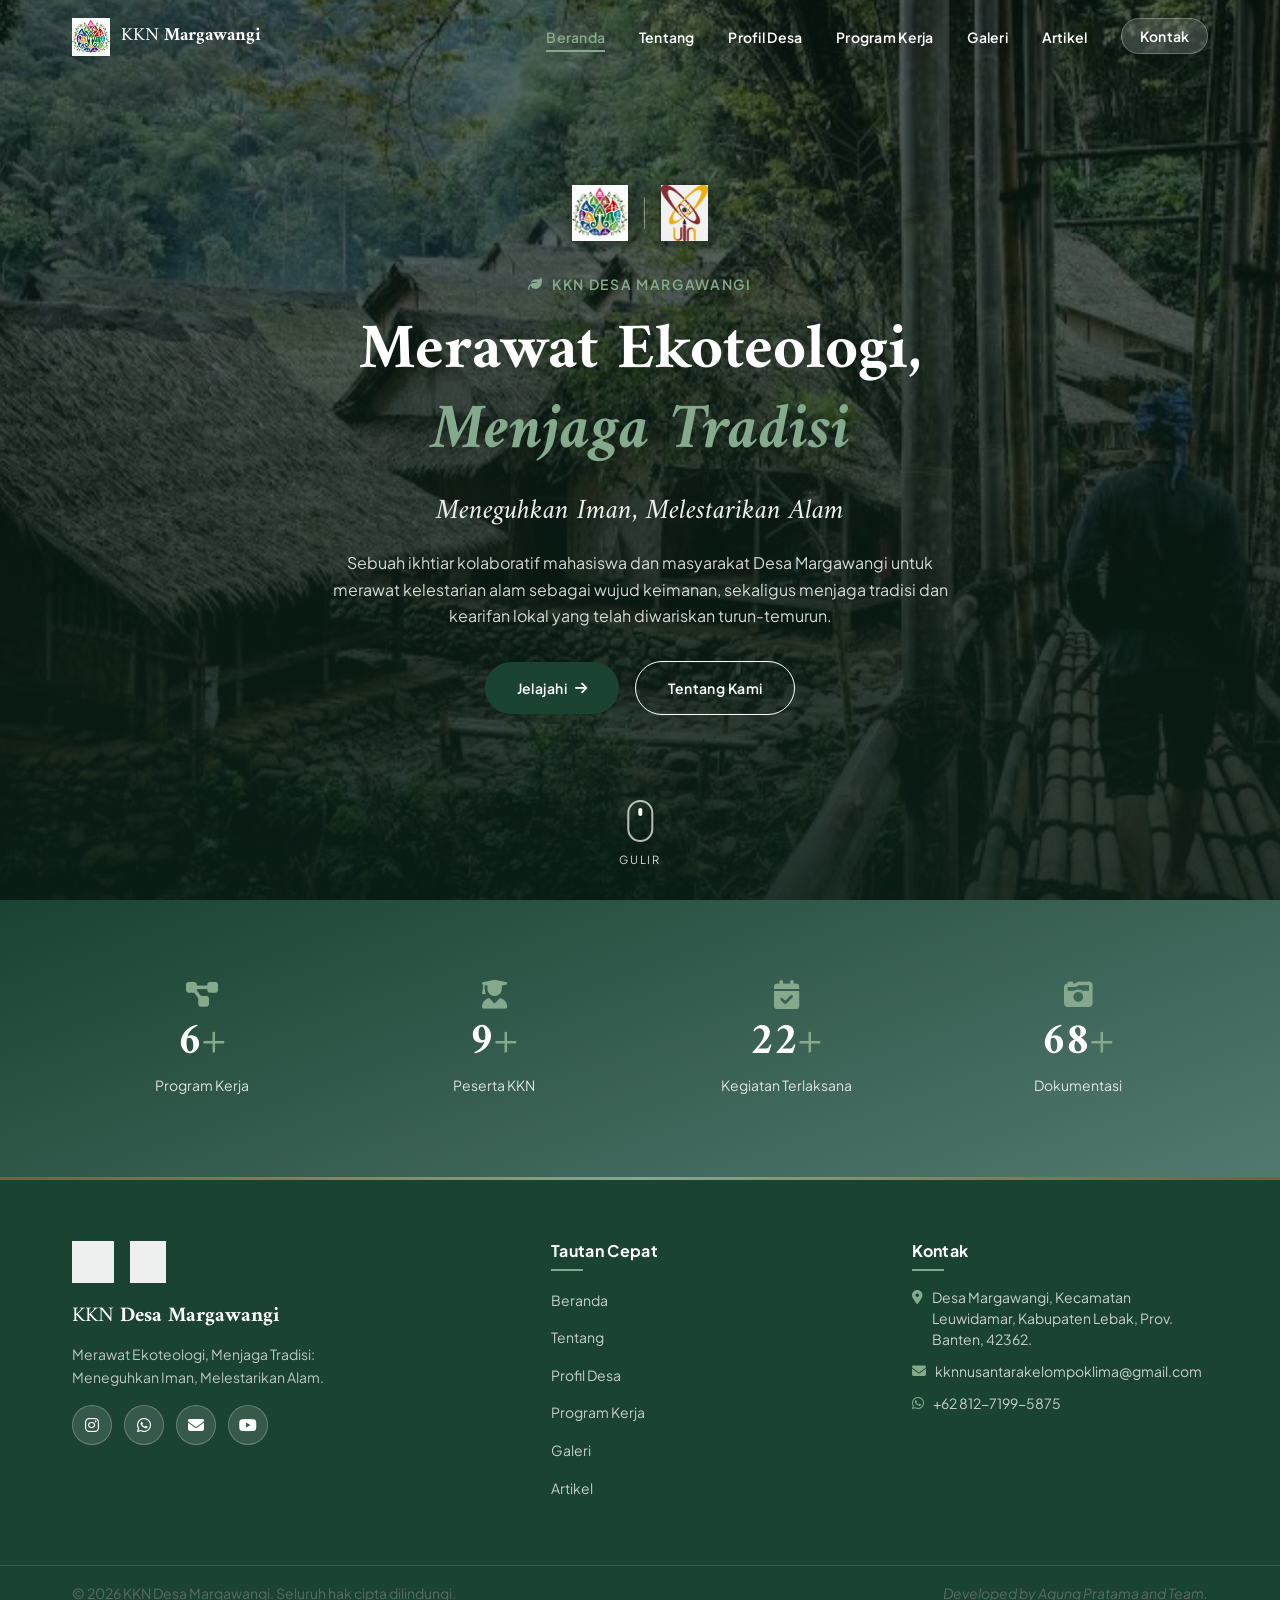
<file: index.html>
<!DOCTYPE html>
<html lang="id">
<head>
  <meta charset="UTF-8">
  <meta name="viewport" content="width=device-width, initial-scale=1.0">
  <title>KKN Desa Margawangi | Merawat Ekoteologi, Menjaga Tradisi</title>
  <meta name="description" content="Website resmi KKN Desa Margawangi — Merawat Ekoteologi, Menjaga Tradisi: Meneguhkan Iman, Melestarikan Alam.">

  <meta name="robots" content="index, follow">
  <link rel="canonical" href="https://username.github.io/kkn-margawangi">

  <!-- Open Graph / Facebook -->
  <meta property="og:type" content="website">
  <meta property="og:url" content="https://username.github.io/kkn-margawangi">
  <meta property="og:title" content="KKN Desa Margawangi | Merawat Ekoteologi, Menjaga Tradisi">
  <meta property="og:description" content="Website resmi KKN Desa Margawangi — Merawat Ekoteologi, Menjaga Tradisi: Meneguhkan Iman, Melestarikan Alam.">
  <meta property="og:image" content="https://username.github.io/kkn-margawangi/img/hero-bg.jpg">
  <meta property="og:locale" content="id_ID">

  <!-- Twitter Card -->
  <meta name="twitter:card" content="summary_large_image">
  <meta name="twitter:title" content="KKN Desa Margawangi | Merawat Ekoteologi, Menjaga Tradisi">
  <meta name="twitter:description" content="Website resmi KKN Desa Margawangi — Merawat Ekoteologi, Menjaga Tradisi: Meneguhkan Iman, Melestarikan Alam.">
  <meta name="twitter:image" content="https://username.github.io/kkn-margawangi/img/hero-bg.jpg">

  <!-- Favicon (letakkan file favicon di folder img/) -->
  <link rel="icon" type="image/png" href="img/favicon.png">

  <!-- Google Fonts -->
  <link rel="preconnect" href="https://fonts.googleapis.com">
  <link rel="preconnect" href="https://fonts.gstatic.com" crossorigin>
  <link href="https://fonts.googleapis.com/css2?family=Amiri:ital,wght@0,400;0,700;1,400&family=Plus+Jakarta+Sans:wght@400;500;600;700;800&display=swap" rel="stylesheet">

  <!-- Font Awesome -->
  <link rel="stylesheet" href="https://cdnjs.cloudflare.com/ajax/libs/font-awesome/6.5.1/css/all.min.css">

  <!-- Stylesheet Utama (urutan penting: base -> responsive -> animation) -->
  <link rel="stylesheet" href="css/style.css">
  <link rel="stylesheet" href="css/responsive.css">
  <link rel="stylesheet" href="css/animation.css">
</head>
<body>

  <!-- Progress bar tipis di bagian atas, menunjukkan posisi scroll -->
  <div id="scrollProgress"></div>

  <a href="#main-content" class="skip-link">Lewati ke konten utama</a>

  <!-- Preloader: tampil sesaat saat halaman pertama kali dimuat -->
  <div id="preloader" class="preloader" aria-hidden="true">
    <span class="preloader-leaf"><i class="fa-solid fa-leaf" aria-hidden="true"></i></span>
  </div>

  <!-- ===================================================== -->
  <!-- NAVBAR akan disisipkan di sini pada tahap "Navbar"     -->
  <!-- ===================================================== -->
    <header id="navbar" class="navbar">
    <div class="container navbar-inner">

      <a href="index.html" class="navbar-brand" aria-label="Beranda KKN Desa Margawangi">
        <img src="img/logo-kelompok.jpg" alt="" class="navbar-logo" onerror="this.style.display='none'">
        <span class="navbar-brand-text">KKN <strong>Margawangi</strong></span>
      </a>

      <nav class="navbar-nav" id="navbarNav" aria-label="Navigasi utama">
        <ul>
          <li><a href="index.html" class="nav-link" data-page="index">Beranda</a></li>
          <li><a href="about.html" class="nav-link" data-page="about">Tentang</a></li>
          <li><a href="profile-desa.html" class="nav-link" data-page="profile-desa">Profil Desa</a></li>
          <li><a href="program-kerja.html" class="nav-link" data-page="program-kerja">Program Kerja</a></li>
          <li><a href="galeri.html" class="nav-link" data-page="galeri">Galeri</a></li>
          <li><a href="artikel.html" class="nav-link" data-page="artikel">Artikel</a></li>
          <li><a href="kontak.html" class="nav-link nav-link-cta" data-page="kontak">Kontak</a></li>
        </ul>
      </nav>

      <button class="navbar-toggle" id="navbarToggle" aria-label="Buka menu navigasi" aria-expanded="false" aria-controls="navbarNav">
        <span></span><span></span><span></span>
      </button>

    </div>
  </header>

  <main class="site-main has-hero" id="main-content">

    <!-- ===================================================== -->
    <!-- HERO SECTION (Landing Page)                            -->
    <!-- ===================================================== -->
    <section id="hero" class="hero" aria-label="Hero">

      <!-- Latar belakang: ganti/tambahkan file img/hero-bg.jpg
           untuk foto asli suasana Desa Margawangi. Selama file
           belum ada, gradasi hijau alami di bawah ini tetap
           tampil sebagai latar yang layak. -->
      <div class="hero-bg" role="img" aria-label="Pemandangan alam Desa Margawangi"></div>
      <div class="hero-overlay"></div>

      <div class="hero-content">

        <div class="hero-logos anim-fade-in">
          <!-- Ganti src dengan logo resmi saat tersedia -->
          <img src="img/logo-kelompok.jpg" alt="Logo KKN Desa Margawangi" class="hero-logo" onerror="this.style.display='none'">
          <span class="hero-logo-divider" aria-hidden="true"></span>
          <img src="img/logo-universitas.png" alt="Logo Universitas" class="hero-logo" onerror="this.style.display='none'">
        </div>

        <p class="hero-eyebrow anim-fade-in delay-1">
          <i class="fa-solid fa-leaf" aria-hidden="true"></i> KKN Desa Margawangi
        </p>

        <h1 class="hero-title anim-slide-up delay-2">
          Merawat Ekoteologi,<br><span>Menjaga Tradisi</span>
        </h1>

        <p class="hero-subtitle anim-slide-up delay-3">
          Meneguhkan Iman, Melestarikan Alam
        </p>

        <p class="hero-desc anim-slide-up delay-4">
          Sebuah ikhtiar kolaboratif mahasiswa dan masyarakat Desa Margawangi
          untuk merawat kelestarian alam sebagai wujud keimanan, sekaligus
          menjaga tradisi dan kearifan lokal yang telah diwariskan turun-temurun.
        </p>

        <div class="hero-buttons anim-slide-up delay-5">
          <a href="#konten-berikutnya" class="btn btn-primary">
            Jelajahi <i class="fa-solid fa-arrow-right" aria-hidden="true"></i>
          </a>
          <a href="about.html" class="btn btn-outline">
            Tentang Kami
          </a>
        </div>

      </div>

      <a href="#konten-berikutnya" class="scroll-indicator" aria-label="Gulir ke bawah untuk melihat lebih banyak">
        <span class="scroll-indicator-mouse">
          <span class="scroll-indicator-wheel"></span>
        </span>
        <span class="scroll-indicator-text">Gulir</span>
      </a>

    </section>

    <!-- Target anchor untuk tombol "Jelajahi" & scroll indicator. -->
    <div id="konten-berikutnya"></div>

    <!-- ===================================================== -->
    <!-- STATISTIK (Animated Counter)                           -->
    <!-- ===================================================== -->
    <section class="stats-section">
      <div class="container">
        <div class="stats-grid">

          <div class="stat-card anim-zoom">
            <i class="fa-solid fa-diagram-project" aria-hidden="true"></i>
            <span class="stat-number" data-count-to="12">0</span>
            <span class="stat-label">Program Kerja</span>
          </div>

          <div class="stat-card anim-zoom delay-1">
            <i class="fa-solid fa-user-graduate" aria-hidden="true"></i>
            <span class="stat-number" data-count-to="16">0</span>
            <span class="stat-label">Peserta KKN</span>
          </div>

          <div class="stat-card anim-zoom delay-2">
            <i class="fa-solid fa-calendar-check" aria-hidden="true"></i>
            <span class="stat-number" data-count-to="40">0</span>
            <span class="stat-label">Kegiatan Terlaksana</span>
          </div>

          <div class="stat-card anim-zoom delay-3">
            <i class="fa-solid fa-camera-retro" aria-hidden="true"></i>
            <span class="stat-number" data-count-to="120">0</span>
            <span class="stat-label">Dokumentasi</span>
          </div>

        </div>
      </div>
    </section>

  </main>

  <!-- ===================================================== -->
  <!-- FOOTER akan disisipkan di sini pada tahap "Footer"     -->
  <!-- ===================================================== -->
    <footer id="site-footer" class="site-footer">
    <div class="footer-top container">

      <div class="footer-brand">
        <div class="footer-brand-logos">
          <img src="img/logo-kelompok.jpg" alt="" class="footer-logo" onerror="this.style.display='none'">
          <img src="img/logo-universitas.png" alt="" class="footer-logo" onerror="this.style.display='none'">
        </div>
        <p class="footer-brand-text">KKN <strong>Desa Margawangi</strong></p>
        <p class="footer-tagline">
          Merawat Ekoteologi, Menjaga Tradisi: Meneguhkan Iman, Melestarikan Alam.
        </p>
        <div class="footer-social">
          <a href="https://instagram.com/highfive.nusantara" target="_blank" rel="noopener" aria-label="Instagram KKN Margawangi">
            <i class="fa-brands fa-instagram" aria-hidden="true"></i>
          </a>
          <a href="https://wa.me/6281271995875" target="_blank" rel="noopener" aria-label="WhatsApp KKN Margawangi">
            <i class="fa-brands fa-whatsapp" aria-hidden="true"></i>
          </a>
          <a href="mailto:kknnusantarakelompoklima@gmail.com" aria-label="Email KKN Margawangi">
            <i class="fa-solid fa-envelope" aria-hidden="true"></i>
          </a>
          <a href="https://youtube.com/@kknmargawangi" target="_blank" rel="noopener" aria-label="YouTube KKN Margawangi">
            <i class="fa-brands fa-youtube" aria-hidden="true"></i>
          </a>
        </div>
      </div>

      <nav class="footer-links" aria-label="Tautan cepat">
        <h4>Tautan Cepat</h4>
        <ul>
          <li><a href="index.html">Beranda</a></li>
          <li><a href="about.html">Tentang</a></li>
          <li><a href="profile-desa.html">Profil Desa</a></li>
          <li><a href="program-kerja.html">Program Kerja</a></li>
          <li><a href="galeri.html">Galeri</a></li>
          <li><a href="artikel.html">Artikel</a></li>
        </ul>
      </nav>

      <div class="footer-contact">
        <h4>Kontak</h4>
        <ul>
          <li><i class="fa-solid fa-location-dot" aria-hidden="true"></i> Desa Margawangi, Kecamatan Leuwidamar, Kabupaten Lebak, Prov. Banten, 42362.</li>
          <li><i class="fa-solid fa-envelope" aria-hidden="true"></i> kknnusantarakelompoklima@gmail.com</li>
          <li><i class="fa-brands fa-whatsapp" aria-hidden="true"></i> +62 812-7199-5875</li>
        </ul>
      </div>

    </div>

    <div class="footer-bottom">
      <div class="container footer-bottom-inner">
        <p>&copy; <span id="currentYear"></span> KKN Desa Margawangi. Seluruh hak cipta dilindungi.</p>
        <p class="footer-credit">Developed by Agung Pratama and Team.</p>
      </div>
    </div>
  </footer>

  <!-- Tombol Back to Top (difungsikan pada tahap Animasi) -->
  <button id="backToTop" aria-label="Kembali ke atas" title="Kembali ke atas">
    <i class="fa-solid fa-arrow-up"></i>
  </button>

  <!-- Scripts (urutan penting) -->
  <script src="js/script.js"></script>
  <script src="js/gallery.js"></script>
  <script src="js/animation.js"></script>
</body>
</html>
</file>
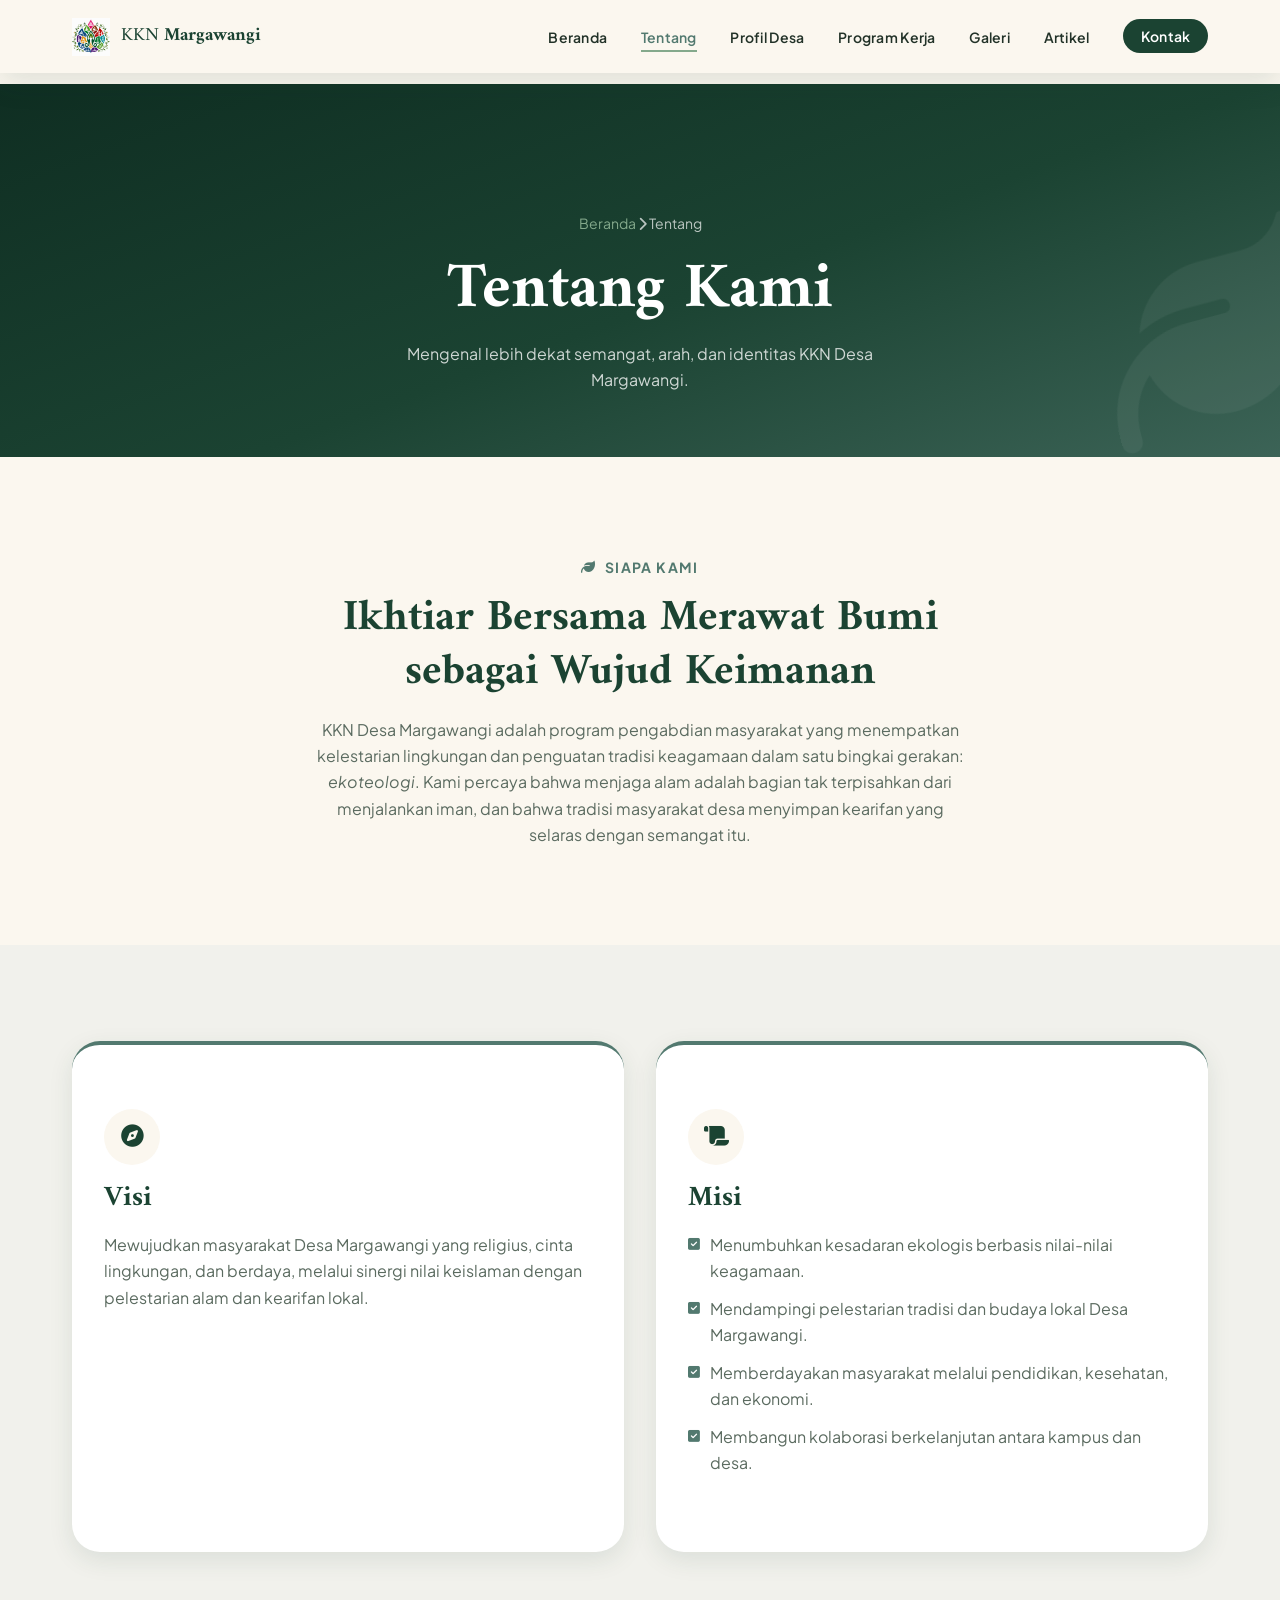
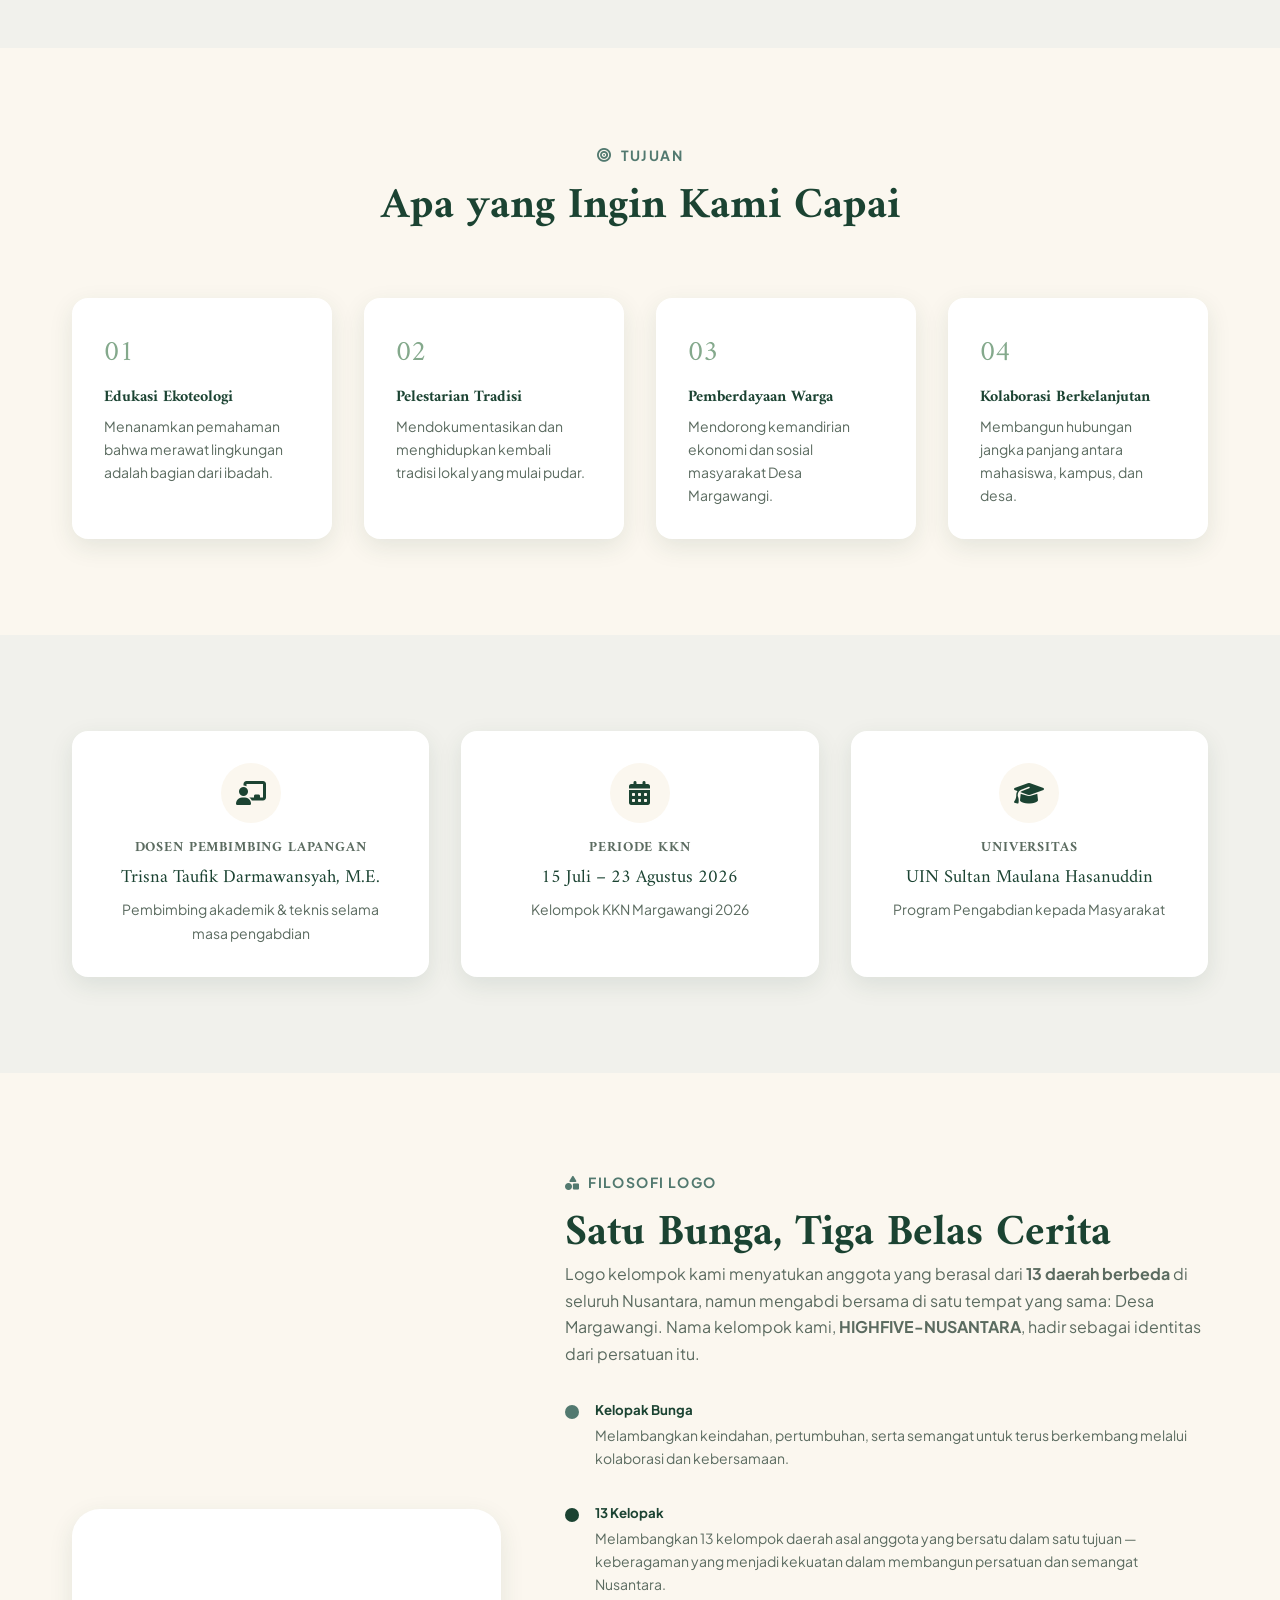
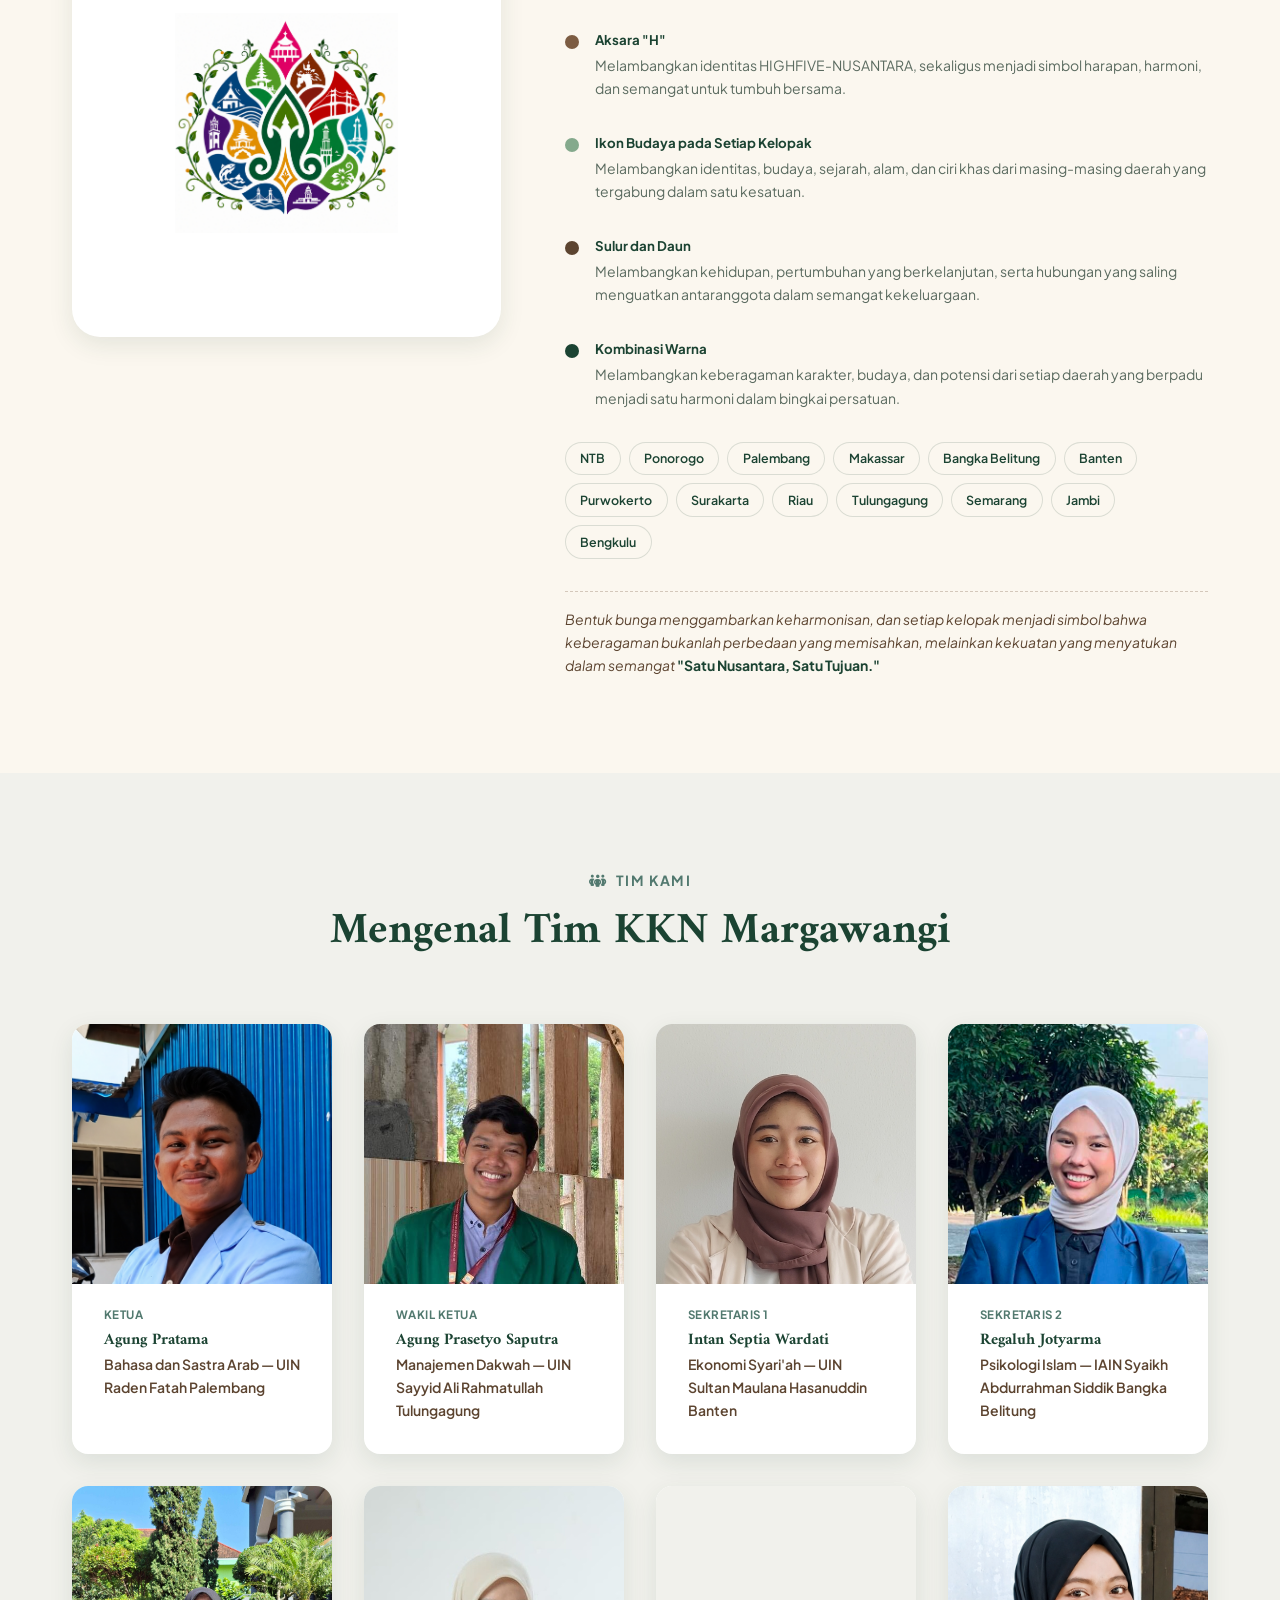
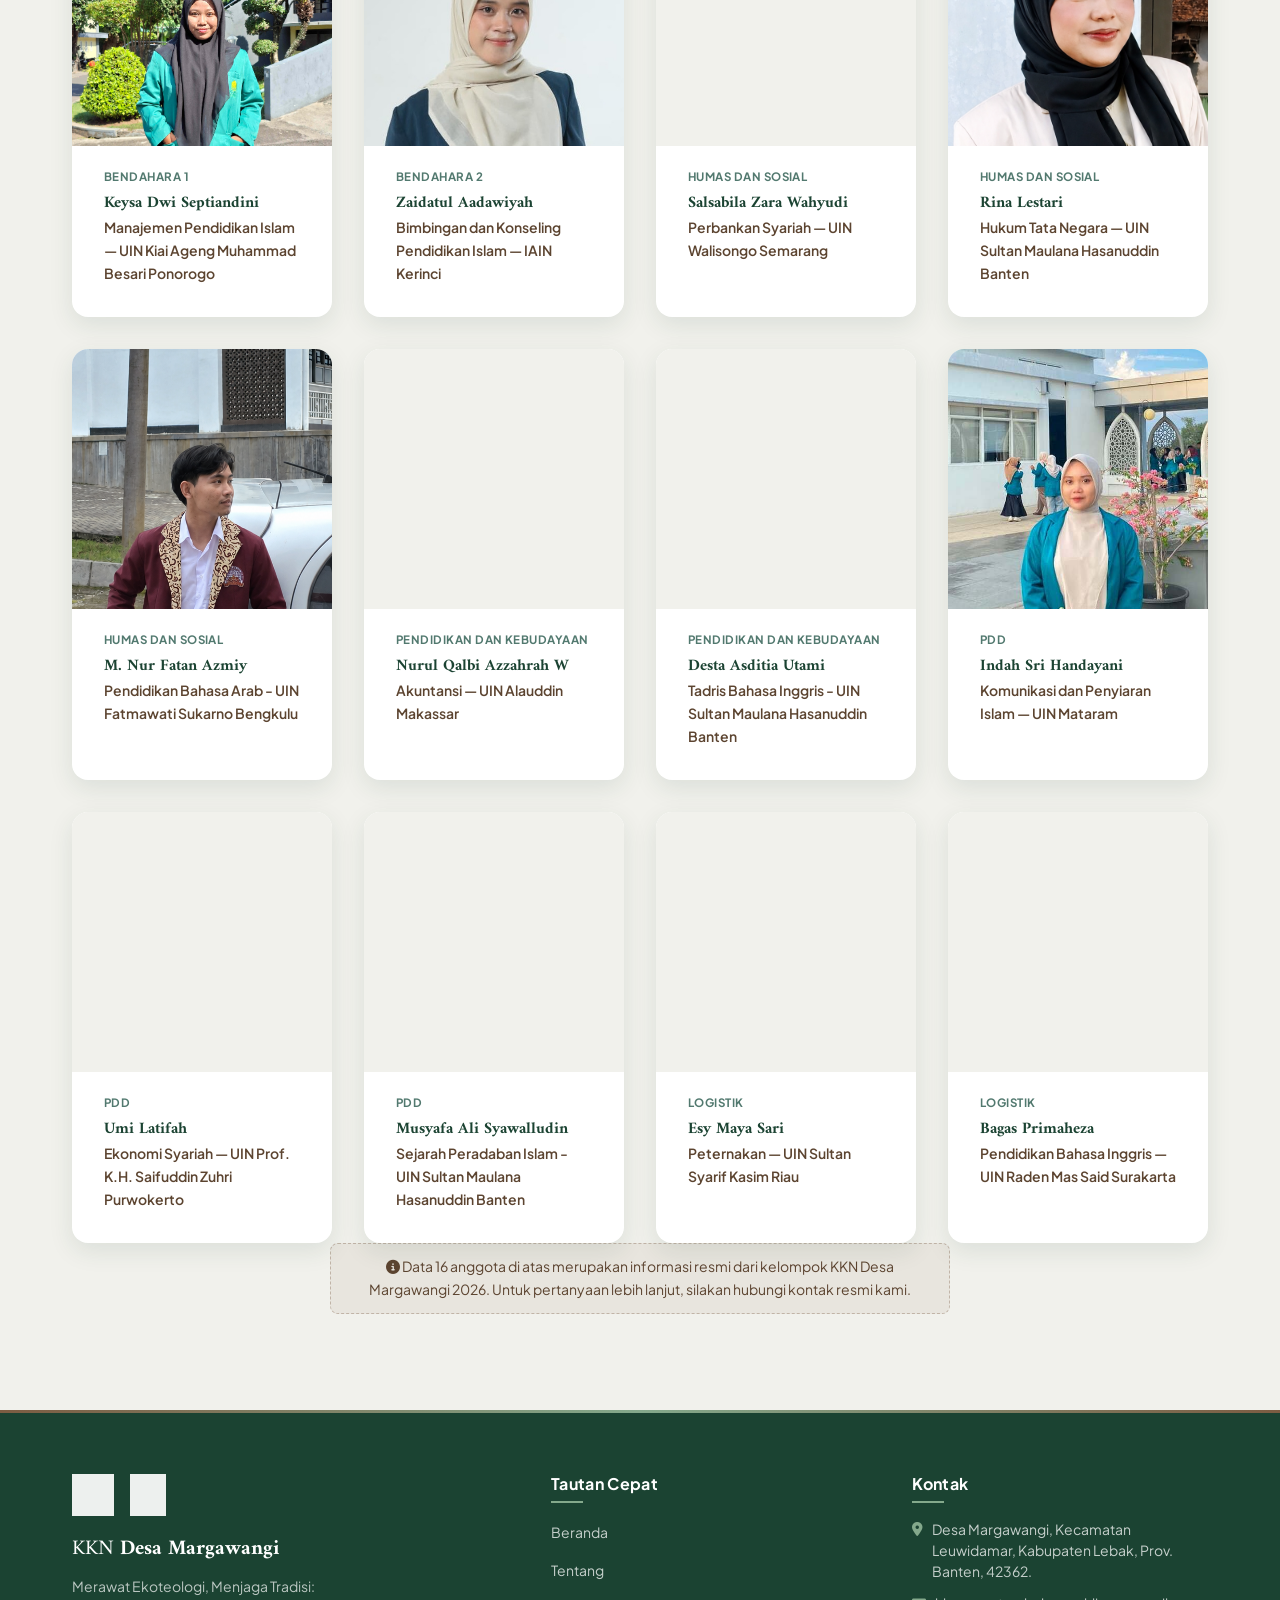
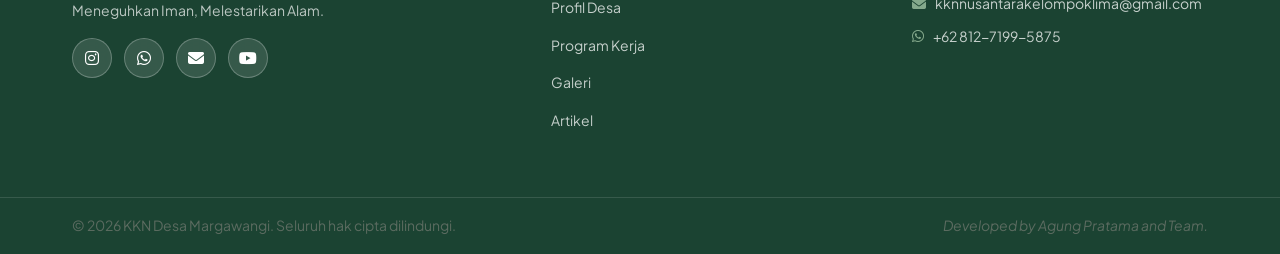
<file: about.html>
<!DOCTYPE html>
<html lang="id">
<head>
  <meta charset="UTF-8">
  <meta name="viewport" content="width=device-width, initial-scale=1.0">
  <title>Tentang Kami | KKN Desa Margawangi</title>
  <meta name="description" content="Visi, misi, tujuan, dosen pembimbing, dan filosofi logo KKN Desa Margawangi.">

  <meta name="robots" content="index, follow">
  <link rel="canonical" href="https://username.github.io/kkn-margawangi/about.html">

  <!-- Open Graph / Facebook -->
  <meta property="og:type" content="website">
  <meta property="og:url" content="https://username.github.io/kkn-margawangi/about.html">
  <meta property="og:title" content="Tentang Kami | KKN Desa Margawangi">
  <meta property="og:description" content="Visi, misi, tujuan, dosen pembimbing, dan filosofi logo KKN Desa Margawangi.">
  <meta property="og:image" content="https://username.github.io/kkn-margawangi/img/hero-bg.jpg">
  <meta property="og:locale" content="id_ID">

  <!-- Twitter Card -->
  <meta name="twitter:card" content="summary_large_image">
  <meta name="twitter:title" content="Tentang Kami | KKN Desa Margawangi">
  <meta name="twitter:description" content="Visi, misi, tujuan, dosen pembimbing, dan filosofi logo KKN Desa Margawangi.">
  <meta name="twitter:image" content="https://username.github.io/kkn-margawangi/img/hero-bg.jpg">

  <link rel="icon" type="image/png" href="img/favicon.png">

  <!-- Google Fonts -->
  <link rel="preconnect" href="https://fonts.googleapis.com">
  <link rel="preconnect" href="https://fonts.gstatic.com" crossorigin>
  <link href="https://fonts.googleapis.com/css2?family=Amiri:ital,wght@0,400;0,700;1,400&family=Plus+Jakarta+Sans:wght@400;500;600;700;800&display=swap" rel="stylesheet">

  <!-- Font Awesome -->
  <link rel="stylesheet" href="https://cdnjs.cloudflare.com/ajax/libs/font-awesome/6.5.1/css/all.min.css">

  <!-- Stylesheet Utama -->
  <link rel="stylesheet" href="css/style.css">
  <link rel="stylesheet" href="css/responsive.css">
  <link rel="stylesheet" href="css/animation.css">
</head>
<body>

  <!-- Progress bar tipis di bagian atas, menunjukkan posisi scroll -->
  <div id="scrollProgress"></div>

  <a href="#main-content" class="skip-link">Lewati ke konten utama</a>

  <!-- Preloader: tampil sesaat saat halaman pertama kali dimuat -->
  <div id="preloader" class="preloader" aria-hidden="true">
    <span class="preloader-leaf"><i class="fa-solid fa-leaf" aria-hidden="true"></i></span>
  </div>

    <header id="navbar" class="navbar">
    <div class="container navbar-inner">

      <a href="index.html" class="navbar-brand" aria-label="Beranda KKN Desa Margawangi">
        <img src="img/logo-kelompok.jpg" alt="" class="navbar-logo" onerror="this.style.display='none'">
        <span class="navbar-brand-text">KKN <strong>Margawangi</strong></span>
      </a>

      <nav class="navbar-nav" id="navbarNav" aria-label="Navigasi utama">
        <ul>
          <li><a href="index.html" class="nav-link" data-page="index">Beranda</a></li>
          <li><a href="about.html" class="nav-link" data-page="about">Tentang</a></li>
          <li><a href="profile-desa.html" class="nav-link" data-page="profile-desa">Profil Desa</a></li>
          <li><a href="program-kerja.html" class="nav-link" data-page="program-kerja">Program Kerja</a></li>
          <li><a href="galeri.html" class="nav-link" data-page="galeri">Galeri</a></li>
          <li><a href="artikel.html" class="nav-link" data-page="artikel">Artikel</a></li>
          <li><a href="kontak.html" class="nav-link nav-link-cta" data-page="kontak">Kontak</a></li>
        </ul>
      </nav>

      <button class="navbar-toggle" id="navbarToggle" aria-label="Buka menu navigasi" aria-expanded="false" aria-controls="navbarNav">
        <span></span><span></span><span></span>
      </button>

    </div>
  </header>

  <main class="site-main" id="main-content">

    <!-- ===================================================== -->
    <!-- PAGE BANNER                                            -->
    <!-- ===================================================== -->
    <section class="page-banner">
      <div class="container">
        <p class="page-breadcrumb anim-fade-in">
          <a href="index.html">Beranda</a> <i class="fa-solid fa-chevron-right" aria-hidden="true"></i> Tentang
        </p>
        <h1 class="page-title anim-slide-up delay-1">Tentang Kami</h1>
        <p class="page-subtitle anim-slide-up delay-2">
          Mengenal lebih dekat semangat, arah, dan identitas KKN Desa Margawangi.
        </p>
      </div>
    </section>

    <!-- ===================================================== -->
    <!-- PENGANTAR                                              -->
    <!-- ===================================================== -->
    <section class="about-intro">
      <div class="container about-intro-inner">
        <p class="eyebrow anim-fade-in"><i class="fa-solid fa-leaf" aria-hidden="true"></i> Siapa Kami</p>
        <h2 class="anim-slide-up delay-1">
          Ikhtiar Bersama Merawat Bumi sebagai Wujud Keimanan
        </h2>
        <p class="anim-slide-up delay-2">
          KKN Desa Margawangi adalah program pengabdian masyarakat yang menempatkan
          kelestarian lingkungan dan penguatan tradisi keagamaan dalam satu bingkai
          gerakan: <em>ekoteologi</em>. Kami percaya bahwa menjaga alam adalah bagian
          tak terpisahkan dari menjalankan iman, dan bahwa tradisi masyarakat desa
          menyimpan kearifan yang selaras dengan semangat itu.
        </p>
      </div>
    </section>

    <!-- ===================================================== -->
    <!-- VISI & MISI                                            -->
    <!-- ===================================================== -->
    <section class="section-alt">
      <div class="container">
        <div class="vismi-grid">

          <article class="vismi-card anim-slide-up">
            <div class="vismi-icon"><i class="fa-solid fa-compass" aria-hidden="true"></i></div>
            <h3>Visi</h3>
            <p>
              Mewujudkan masyarakat Desa Margawangi yang religius, cinta lingkungan,
              dan berdaya, melalui sinergi nilai keislaman dengan pelestarian alam
              dan kearifan lokal.
            </p>
          </article>

          <article class="vismi-card anim-slide-up delay-1">
            <div class="vismi-icon"><i class="fa-solid fa-scroll" aria-hidden="true"></i></div>
            <h3>Misi</h3>
            <ul class="vismi-list">
              <li>Menumbuhkan kesadaran ekologis berbasis nilai-nilai keagamaan.</li>
              <li>Mendampingi pelestarian tradisi dan budaya lokal Desa Margawangi.</li>
              <li>Memberdayakan masyarakat melalui pendidikan, kesehatan, dan ekonomi.</li>
              <li>Membangun kolaborasi berkelanjutan antara kampus dan desa.</li>
            </ul>
          </article>

        </div>
      </div>
    </section>

    <!-- ===================================================== -->
    <!-- TUJUAN                                                 -->
    <!-- ===================================================== -->
    <section>
      <div class="container">
        <p class="eyebrow anim-fade-in center"><i class="fa-solid fa-bullseye" aria-hidden="true"></i> Tujuan</p>
        <h2 class="section-title-center anim-slide-up delay-1">Apa yang Ingin Kami Capai</h2>

        <div class="tujuan-grid">
          <div class="tujuan-card anim-slide-up">
            <span class="tujuan-number">01</span>
            <h4>Edukasi Ekoteologi</h4>
            <p>Menanamkan pemahaman bahwa merawat lingkungan adalah bagian dari ibadah.</p>
          </div>
          <div class="tujuan-card anim-slide-up delay-1">
            <span class="tujuan-number">02</span>
            <h4>Pelestarian Tradisi</h4>
            <p>Mendokumentasikan dan menghidupkan kembali tradisi lokal yang mulai pudar.</p>
          </div>
          <div class="tujuan-card anim-slide-up delay-2">
            <span class="tujuan-number">03</span>
            <h4>Pemberdayaan Warga</h4>
            <p>Mendorong kemandirian ekonomi dan sosial masyarakat Desa Margawangi.</p>
          </div>
          <div class="tujuan-card anim-slide-up delay-3">
            <span class="tujuan-number">04</span>
            <h4>Kolaborasi Berkelanjutan</h4>
            <p>Membangun hubungan jangka panjang antara mahasiswa, kampus, dan desa.</p>
          </div>
        </div>
      </div>
    </section>

    <!-- ===================================================== -->
    <!-- INFO: DOSEN PEMBIMBING, PERIODE, UNIVERSITAS           -->
    <!-- ===================================================== -->
    <section class="section-alt">
      <div class="container">
        <div class="info-grid">

          <div class="info-card anim-slide-up">
            <div class="info-icon"><i class="fa-solid fa-chalkboard-user" aria-hidden="true"></i></div>
            <h4>Dosen Pembimbing Lapangan</h4>
            <p class="info-value">Trisna Taufik Darmawansyah, M.E.</p>
            <p class="info-caption">Pembimbing akademik &amp; teknis selama masa pengabdian</p>
          </div>

          <div class="info-card anim-slide-up delay-1">
            <div class="info-icon"><i class="fa-solid fa-calendar-days" aria-hidden="true"></i></div>
            <h4>Periode KKN</h4>
            <p class="info-value">15 Juli – 23 Agustus 2026</p>
            <p class="info-caption">Kelompok KKN Margawangi 2026</p>
          </div>

          <div class="info-card anim-slide-up delay-2">
            <div class="info-icon"><i class="fa-solid fa-graduation-cap" aria-hidden="true"></i></div>
            <h4>Universitas</h4>
            <p class="info-value">UIN Sultan Maulana Hasanuddin</p>
            <p class="info-caption">Program Pengabdian kepada Masyarakat</p>
          </div>

        </div>
      </div>
    </section>

    <!-- ===================================================== -->
    <!-- FILOSOFI LOGO                                          -->
    <!-- ===================================================== -->
    <section class="logo-philosophy">
      <div class="container logo-philosophy-inner">

        <div class="logo-philosophy-image anim-slide-right">
          <img src="img/logo-kelompok.jpg" alt="Logo HIGHVIV — KKN Desa Margawangi" loading="lazy" decoding="async" onerror="this.parentElement.classList.add('logo-fallback')">
        </div>

        <div class="logo-philosophy-text anim-slide-left">
          <p class="eyebrow"><i class="fa-solid fa-shapes" aria-hidden="true"></i> Filosofi Logo</p>
          <h2>Satu Bunga, Tiga Belas Cerita</h2>
          <p>
            Logo kelompok kami menyatukan anggota yang berasal dari <strong>13 daerah berbeda</strong>
            di seluruh Nusantara, namun mengabdi bersama di satu tempat yang sama: Desa Margawangi.
            Nama kelompok kami, <strong>HIGHFIVE-NUSANTARA</strong>, hadir sebagai identitas dari persatuan itu.
          </p>

          <ul class="philosophy-list">
            <li>
              <span class="philosophy-dot" style="background-color:var(--color-leaf-green)"></span>
              <div>
                <h5>Kelopak Bunga</h5>
                <p>Melambangkan keindahan, pertumbuhan, serta semangat untuk terus berkembang melalui kolaborasi dan kebersamaan.</p>
              </div>
            </li>
            <li>
              <span class="philosophy-dot" style="background-color:var(--color-dark-green)"></span>
              <div>
                <h5>13 Kelopak</h5>
                <p>Melambangkan 13 kelompok daerah asal anggota yang bersatu dalam satu tujuan — keberagaman yang menjadi kekuatan dalam membangun persatuan dan semangat Nusantara.</p>
              </div>
            </li>
            <li>
              <span class="philosophy-dot" style="background-color:var(--color-wood-brown)"></span>
              <div>
                <h5>Aksara "H"</h5>
                <p>Melambangkan identitas HIGHFIVE-NUSANTARA, sekaligus menjadi simbol harapan, harmoni, dan semangat untuk tumbuh bersama.</p>
              </div>
            </li>
            <li>
              <span class="philosophy-dot" style="background-color:var(--color-leaf-green-light)"></span>
              <div>
                <h5>Ikon Budaya pada Setiap Kelopak</h5>
                <p>Melambangkan identitas, budaya, sejarah, alam, dan ciri khas dari masing-masing daerah yang tergabung dalam satu kesatuan.</p>
              </div>
            </li>
            <li>
              <span class="philosophy-dot" style="background-color:var(--color-wood-brown-dark)"></span>
              <div>
                <h5>Sulur dan Daun</h5>
                <p>Melambangkan kehidupan, pertumbuhan yang berkelanjutan, serta hubungan yang saling menguatkan antaranggota dalam semangat kekeluargaan.</p>
              </div>
            </li>
            <li>
              <span class="philosophy-dot" style="background-color:var(--color-dark-green)"></span>
              <div>
                <h5>Kombinasi Warna</h5>
                <p>Melambangkan keberagaman karakter, budaya, dan potensi dari setiap daerah yang berpadu menjadi satu harmoni dalam bingkai persatuan.</p>
              </div>
            </li>
          </ul>

          <div class="origin-tags">
            <span class="origin-tag">NTB</span>
            <span class="origin-tag">Ponorogo</span>
            <span class="origin-tag">Palembang</span>
            <span class="origin-tag">Makassar</span>
            <span class="origin-tag">Bangka Belitung</span>
            <span class="origin-tag">Banten</span>
            <span class="origin-tag">Purwokerto</span>
            <span class="origin-tag">Surakarta</span>
            <span class="origin-tag">Riau</span>
            <span class="origin-tag">Tulungagung</span>
            <span class="origin-tag">Semarang</span>
            <span class="origin-tag">Jambi</span>
            <span class="origin-tag">Bengkulu</span>
          </div>

          <p class="philosophy-closing">
            Bentuk bunga menggambarkan keharmonisan, dan setiap kelopak menjadi simbol bahwa
            keberagaman bukanlah perbedaan yang memisahkan, melainkan kekuatan yang menyatukan
            dalam semangat <em>"Satu Nusantara, Satu Tujuan."</em>
          </p>
        </div>

      </div>
    </section>

    <!-- ===================================================== -->
    <!-- TIM KKN                                                -->
    <!-- ===================================================== -->
    <section class="section-alt">
      <div class="container">
        <p class="eyebrow center anim-fade-in"><i class="fa-solid fa-people-group" aria-hidden="true"></i> Tim Kami</p>
        <h2 class="section-title-center anim-slide-up delay-1">Mengenal Tim KKN Margawangi</h2>

        <div class="team-grid">

          <div class="team-card anim-slide-up">
            <div class="team-photo">
              <img src="img/agung.png" alt="Agung Pratama" loading="lazy" decoding="async" onerror="this.parentElement.classList.add('img-fallback')">
              <div class="team-overlay">
                <div class="team-social">
                  <a href="https://instagram.com/prtm2_" target="_blank" rel="noopener" aria-label="Instagram Agung Pratama"><i class="fa-brands fa-instagram" aria-hidden="true"></i></a>
                  <a href="https://www.linkedin.com/in/agung-pratama-a5104a30b?utm_source=share_via&utm_content=profile&utm_medium=member_android" target="_blank" rel="noopener" aria-label="LinkedIn Agung Pratama"><i class="fa-brands fa-linkedin-in" aria-hidden="true"></i></a>
                </div>
              </div>
            </div>
            <div class="team-info">
              <span class="team-division">Ketua</span>
              <h4>Agung Pratama</h4>
              <p class="team-prodi">Bahasa dan Sastra Arab — UIN Raden Fatah Palembang</p>
            </div>
          </div>

          <div class="team-card anim-slide-up delay-1">
            <div class="team-photo">
              <img src="img/agung-prasetyo.jpg" alt="Agung Prasetyo Saputra" loading="lazy" decoding="async" onerror="this.parentElement.classList.add('img-fallback')">
              <div class="team-overlay">
                <div class="team-social">
                  <a href="https://www.instagram.com/agung.saputraaa_" target="_blank" rel="noopener" aria-label="Instagram Agung Prasetyo Saputra"><i class="fa-brands fa-instagram" aria-hidden="true"></i></a>
                </div>
              </div>
            </div>
            <div class="team-info">
              <span class="team-division">Wakil Ketua</span>
              <h4>Agung Prasetyo Saputra</h4>
              <p class="team-prodi">Manajemen Dakwah — UIN Sayyid Ali Rahmatullah Tulungagung</p>
            </div>
          </div>

          <div class="team-card anim-slide-up delay-2">
            <div class="team-photo">
              <img src="img/intan.jpg" alt="Intan Septia Wardati" loading="lazy" decoding="async" onerror="this.parentElement.classList.add('img-fallback')">
              <div class="team-overlay">
                <div class="team-social">
                  <a href="https://www.instagram.com/wrdt_spp" target="_blank" rel="noopener" aria-label="Instagram Intan Septia Wardati"><i class="fa-brands fa-instagram" aria-hidden="true"></i></a>
                  <a href="https://www.linkedin.com/in/intan-septia-wardati-066b572a2?utm_source=share_via&utm_content=profile&utm_medium=member_android" target="_blank" rel="noopener" aria-label="LinkedIn Intan Septia Wardati"><i class="fa-brands fa-linkedin-in" aria-hidden="true"></i></a>
                </div>
              </div>
            </div>
            <div class="team-info">
              <span class="team-division">Sekretaris 1</span>
              <h4>Intan Septia Wardati</h4>
              <p class="team-prodi">Ekonomi Syari&#39;ah — UIN Sultan Maulana Hasanuddin Banten</p>
            </div>
          </div>

          <div class="team-card anim-slide-up delay-3">
            <div class="team-photo">
              <img src="img/regaluh.jpg" alt="Regaluh Jotyarma" loading="lazy" decoding="async" onerror="this.parentElement.classList.add('img-fallback')">
              <div class="team-overlay">
                <div class="team-social">
                  <a href="https://instagram.com/regaaluh_" target="_blank" rel="noopener" aria-label="Instagram Regaluh Jotyarma"><i class="fa-brands fa-instagram" aria-hidden="true"></i></a>
                </div>
              </div>
            </div>
            <div class="team-info">
              <span class="team-division">Sekretaris 2</span>
              <h4>Regaluh Jotyarma</h4>
              <p class="team-prodi">Psikologi Islam — IAIN Syaikh Abdurrahman Siddik Bangka Belitung</p>
            </div>
          </div>

          <div class="team-card anim-slide-up delay-4">
            <div class="team-photo">
              <img src="img/keysa.jpg" alt="Keysa Dwi Septi Andini" loading="lazy" decoding="async" onerror="this.parentElement.classList.add('img-fallback')">
              <div class="team-overlay">
                <div class="team-social">
                  <a href="https://www.instagram.com/keysa_dwi" target="_blank" rel="noopener" aria-label="Instagram Keysa Dwi Septi Andini"><i class="fa-brands fa-instagram" aria-hidden="true"></i></a>
                </div>
              </div>
            </div>
            <div class="team-info">
              <span class="team-division">Bendahara 1</span>
              <h4>Keysa Dwi Septiandini</h4>
              <p class="team-prodi">Manajemen Pendidikan Islam — UIN Kiai Ageng Muhammad Besari Ponorogo</p>
            </div>
          </div>

          <div class="team-card anim-slide-up delay-5">
            <div class="team-photo">
              <img src="img/zaidatul.jpg" alt="Zaidatul Aadawiyah" loading="lazy" decoding="async" onerror="this.parentElement.classList.add('img-fallback')">
              <div class="team-overlay">
                <div class="team-social">
                  <a href="https://www.instagram.com/zai_adwy" target="_blank" rel="noopener" aria-label="Instagram Zaidatul Aadawiyah"><i class="fa-brands fa-instagram" aria-hidden="true"></i></a>
                </div>
              </div>
            </div>
            <div class="team-info">
              <span class="team-division">Bendahara 2</span>
              <h4>Zaidatul Aadawiyah</h4>
              <p class="team-prodi">Bimbingan dan Konseling Pendidikan Islam — IAIN Kerinci</p>
            </div>
          </div>

          <div class="team-card anim-slide-up">
            <div class="team-photo">
              <img src="img/salsabila.jpg" alt="Salsabila Zara Wahyudi" loading="lazy" decoding="async" onerror="this.parentElement.classList.add('img-fallback')">
              <div class="team-overlay">
                <div class="team-social">
                  <a href="https://www.instagram.com/salsbl__zaara" target="_blank" rel="noopener" aria-label="Instagram Salsabila Zara Wahyudi"><i class="fa-brands fa-instagram" aria-hidden="true"></i></a>
                </div>
              </div>
            </div>
            <div class="team-info">
              <span class="team-division">Humas dan Sosial</span>
              <h4>Salsabila Zara Wahyudi</h4>
              <p class="team-prodi">Perbankan Syariah — UIN Walisongo Semarang</p>
            </div>
          </div>

          <div class="team-card anim-slide-up delay-1">
            <div class="team-photo">
              <img src="img/rina.png" alt="Rina Lestari" loading="lazy" decoding="async" onerror="this.parentElement.classList.add('img-fallback')">
              <div class="team-overlay">
                <div class="team-social">
                  <a href="https://www.instagram.com/_rlestarii" target="_blank" rel="noopener" aria-label="Instagram Rina Lestari"><i class="fa-brands fa-instagram" aria-hidden="true"></i></a>
                </div>
              </div>
            </div>
            <div class="team-info">
              <span class="team-division">Humas dan Sosial</span>
              <h4>Rina Lestari</h4>
              <p class="team-prodi">Hukum Tata Negara — UIN Sultan Maulana Hasanuddin Banten</p>
            </div>
          </div>

          <div class="team-card anim-slide-up delay-2">
            <div class="team-photo">
              <img src="img/nur-fatan.png" alt="M. Nur Fatan Azmiy" loading="lazy" decoding="async" onerror="this.parentElement.classList.add('img-fallback')">
              <div class="team-overlay">
                <div class="team-social">
                  <a href="https://www.instagram.com/azmiyyoungs_" target="_blank" rel="noopener" aria-label="Instagram M. Nur Fatan Azmiy"><i class="fa-brands fa-instagram" aria-hidden="true"></i></a>
                </div>
              </div>
            </div>
            <div class="team-info">
              <span class="team-division">Humas dan Sosial</span>
              <h4>M. Nur Fatan Azmiy</h4>
              <p class="team-prodi">Pendidikan Bahasa Arab - UIN Fatmawati Sukarno Bengkulu</span></p>
            </div>
          </div>

          <div class="team-card anim-slide-up delay-3">
            <div class="team-photo">
              <img src="img/nurul-qalbi.jpg" alt="Nurul Qalbi Azzahrah W" loading="lazy" decoding="async" onerror="this.parentElement.classList.add('img-fallback')">
              <div class="team-overlay">
                <div class="team-social">
                  <a href="https://www.instagram.com/nurulqalbiazh" target="_blank" rel="noopener" aria-label="Instagram Nurul Qalbi Azzahrah W"><i class="fa-brands fa-instagram" aria-hidden="true"></i></a>
                </div>
              </div>
            </div>
            <div class="team-info">
              <span class="team-division">Pendidikan dan Kebudayaan</span>
              <h4>Nurul Qalbi Azzahrah W</h4>
              <p class="team-prodi">Akuntansi — UIN Alauddin Makassar</p>
            </div>
          </div>

          <div class="team-card anim-slide-up delay-4">
            <div class="team-photo">
              <img src="img/desta.jpg" alt="Desta Asditia Utami" loading="lazy" decoding="async" onerror="this.parentElement.classList.add('img-fallback')">
              <div class="team-overlay">
                <div class="team-social">
                  <a href="https://www.instagram.com/dstaasdtiaa_" target="_blank" rel="noopener" aria-label="Instagram Desta Asditia Utami"><i class="fa-brands fa-instagram" aria-hidden="true"></i></a>
                </div>
              </div>
            </div>
            <div class="team-info">
              <span class="team-division">Pendidikan dan Kebudayaan</span>
              <h4>Desta Asditia Utami</h4>
              <p class="team-prodi">Tadris Bahasa Inggris - UIN Sultan Maulana Hasanuddin Banten</span></p>
            </div>
          </div>

          <div class="team-card anim-slide-up delay-5">
            <div class="team-photo">
              <img src="img/indah.jpeg" alt="Indah Sri Handayani" loading="lazy" decoding="async" onerror="this.parentElement.classList.add('img-fallback')">
              <div class="team-overlay">
                <div class="team-social">
                  <a href="https://www.instagram.com/1ndahh_nya" target="_blank" rel="noopener" aria-label="Instagram Indah Sri Handayani"><i class="fa-brands fa-instagram" aria-hidden="true"></i></a>
                </div>
              </div>
            </div>
            <div class="team-info">
              <span class="team-division">PDD</span>
              <h4>Indah Sri Handayani</h4>
              <p class="team-prodi">Komunikasi dan Penyiaran Islam — UIN Mataram</p>
            </div>
          </div>

          <div class="team-card anim-slide-up">
            <div class="team-photo">
              <img src="img/umi.jpg" alt="Umi Latifah" loading="lazy" decoding="async" onerror="this.parentElement.classList.add('img-fallback')">
              <div class="team-overlay">
                <div class="team-social">
                  <a href="https://www.instagram.com/umiceriaa" target="_blank" rel="noopener" aria-label="Instagram Umi Latifah"><i class="fa-brands fa-instagram" aria-hidden="true"></i></a>
                </div>
              </div>
            </div>
            <div class="team-info">
              <span class="team-division">PDD</span>
              <h4>Umi Latifah</h4>
              <p class="team-prodi">Ekonomi Syariah — UIN Prof. K.H. Saifuddin Zuhri Purwokerto</p>
            </div>
          </div>

          <div class="team-card anim-slide-up delay-1">
            <div class="team-photo">
              <img src="img/ali.jpeg" alt="Musyafa Ali Syawalludin" loading="lazy" decoding="async" onerror="this.parentElement.classList.add('img-fallback')">
              <div class="team-overlay">
                <div class="team-social">
                  <a href="https://instagram.com/musyafaalii" target="_blank" rel="noopener" aria-label="Instagram Musyafa Ali Syawalludin"><i class="fa-brands fa-instagram" aria-hidden="true"></i></a>
                </div>
              </div>
            </div>
            <div class="team-info">
              <span class="team-division">PDD</span>
              <h4>Musyafa Ali Syawalludin</h4>
              <p class="team-prodi">Sejarah Peradaban Islam - UIN Sultan Maulana Hasanuddin Banten</span></p>
            </div>
          </div>

          <div class="team-card anim-slide-up delay-2">
            <div class="team-photo">
              <img src="img/esy.jpg" alt="Esy Maya Sari" loading="lazy" decoding="async" onerror="this.parentElement.classList.add('img-fallback')">
              <div class="team-overlay">
                <div class="team-social">
                  <a href="https://www.instagram.com/esymaya_" target="_blank" rel="noopener" aria-label="Instagram Esy Maya Sari"><i class="fa-brands fa-instagram" aria-hidden="true"></i></a>
                </div>
              </div>
            </div>
            <div class="team-info">
              <span class="team-division">Logistik</span>
              <h4>Esy Maya Sari</h4>
              <p class="team-prodi">Peternakan — UIN Sultan Syarif Kasim Riau</p>
            </div>
          </div>

          <div class="team-card anim-slide-up delay-3">
            <div class="team-photo">
              <img src="img/eza.png" alt="Bagas Primaheza" loading="lazy" decoding="async" onerror="this.parentElement.classList.add('img-fallback')">
              <div class="team-overlay">
                <div class="team-social">
                  <a href="https://www.linkedin.com/in/bagas-primaheza-683b0a3a0?utm_source=share_via&utm_content=profile&utm_medium=member_android" target="_blank" rel="noopener" aria-label="LinkedIn Bagas Primaheza"><i class="fa-brands fa-linkedin-in" aria-hidden="true"></i></a>
                </div>
              </div>
            </div>
            <div class="team-info">
              <span class="team-division">Logistik</span>
              <h4>Bagas Primaheza</h4>
              <p class="team-prodi">Pendidikan Bahasa Inggris — UIN Raden Mas Said Surakarta</p>
            </div>
          </div>

        </div>

        <p class="text-note center">
          <i class="fa-solid fa-circle-info" aria-hidden="true"></i>
          Data 16 anggota di atas merupakan informasi resmi dari kelompok KKN Desa Margawangi 2026. Untuk pertanyaan lebih lanjut, silakan hubungi kontak resmi kami.
        </p>
      </div>
    </section>

  </main>

    <footer id="site-footer" class="site-footer">
    <div class="footer-top container">

      <div class="footer-brand">
        <div class="footer-brand-logos">
          <img src="img/logo-kelompok.jpg" alt="" class="footer-logo" onerror="this.style.display='none'">
          <img src="img/logo-universitas.png" alt="" class="footer-logo" onerror="this.style.display='none'">
        </div>
        <p class="footer-brand-text">KKN <strong>Desa Margawangi</strong></p>
        <p class="footer-tagline">
          Merawat Ekoteologi, Menjaga Tradisi: Meneguhkan Iman, Melestarikan Alam.
        </p>
        <div class="footer-social">
          <a href="https://instagram.com/kkn.margawangi" target="_blank" rel="noopener" aria-label="Instagram KKN Margawangi">
            <i class="fa-brands fa-instagram" aria-hidden="true"></i>
          </a>
          <a href="https://wa.me/6281234567890" target="_blank" rel="noopener" aria-label="WhatsApp KKN Margawangi">
            <i class="fa-brands fa-whatsapp" aria-hidden="true"></i>
          </a>
          <a href="mailto:kkn.margawangi@gmail.com" aria-label="Email KKN Margawangi">
            <i class="fa-solid fa-envelope" aria-hidden="true"></i>
          </a>
          <a href="https://youtube.com/@kknmargawangi" target="_blank" rel="noopener" aria-label="YouTube KKN Margawangi">
            <i class="fa-brands fa-youtube" aria-hidden="true"></i>
          </a>
        </div>
      </div>

      <nav class="footer-links" aria-label="Tautan cepat">
        <h4>Tautan Cepat</h4>
        <ul>
          <li><a href="index.html">Beranda</a></li>
          <li><a href="about.html">Tentang</a></li>
          <li><a href="profile-desa.html">Profil Desa</a></li>
          <li><a href="program-kerja.html">Program Kerja</a></li>
          <li><a href="galeri.html">Galeri</a></li>
          <li><a href="artikel.html">Artikel</a></li>
        </ul>
      </nav>

      <div class="footer-contact">
        <h4>Kontak</h4>
        <ul>
          <li><i class="fa-solid fa-location-dot" aria-hidden="true"></i> Desa Margawangi, Kecamatan Leuwidamar, Kabupaten Lebak, Prov. Banten, 42362.</li>
          <li><i class="fa-solid fa-envelope" aria-hidden="true"></i> kknnusantarakelompoklima@gmail.com</li>
          <li><i class="fa-brands fa-whatsapp" aria-hidden="true"></i> +62 812-7199-5875</li>
        </ul>
      </div>

    </div>

    <div class="footer-bottom">
      <div class="container footer-bottom-inner">
        <p>&copy; <span id="currentYear"></span> KKN Desa Margawangi. Seluruh hak cipta dilindungi.</p>
        <p class="footer-credit">Developed by Agung Pratama and Team.</p>
      </div>
    </div>
  </footer>

  <button id="backToTop" aria-label="Kembali ke atas" title="Kembali ke atas">
    <i class="fa-solid fa-arrow-up"></i>
  </button>

  <script src="js/script.js"></script>
  <script src="js/gallery.js"></script>
  <script src="js/animation.js"></script>
</body>
</html>
</file>
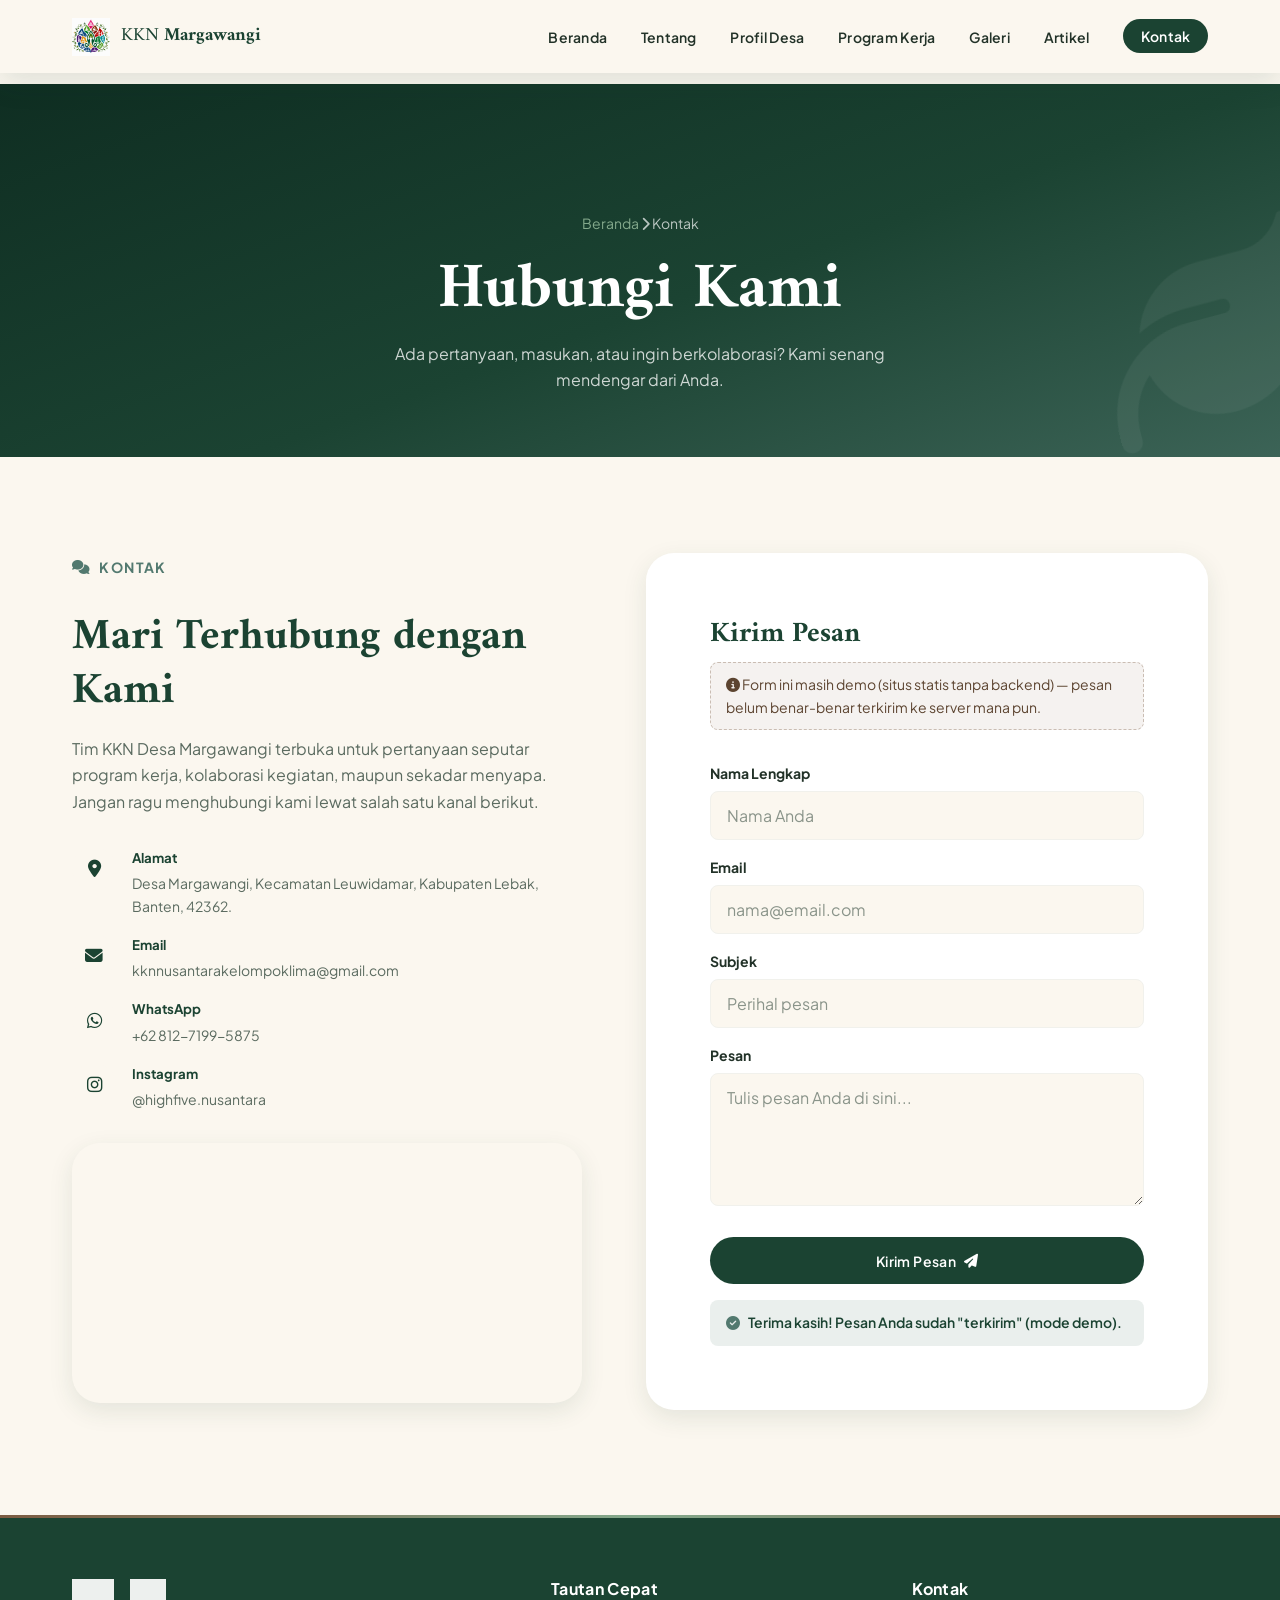
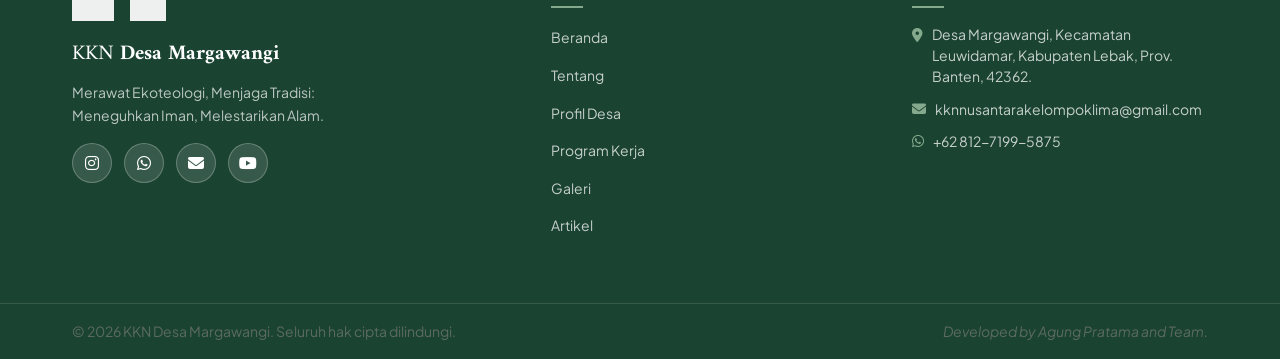
<file: kontak.html>
<!DOCTYPE html>
<html lang="id">
<head>
  <meta charset="UTF-8">
  <meta name="viewport" content="width=device-width, initial-scale=1.0">
  <title>Kontak | KKN Desa Margawangi</title>
  <meta name="description" content="Hubungi tim KKN Desa Margawangi.">

  <meta name="robots" content="index, follow">
  <link rel="canonical" href="https://username.github.io/kkn-margawangi/kontak.html">

  <!-- Open Graph / Facebook -->
  <meta property="og:type" content="website">
  <meta property="og:url" content="https://username.github.io/kkn-margawangi/kontak.html">
  <meta property="og:title" content="Kontak | KKN Desa Margawangi">
  <meta property="og:description" content="Hubungi tim KKN Desa Margawangi.">
  <meta property="og:image" content="https://username.github.io/kkn-margawangi/img/hero-bg.jpg">
  <meta property="og:locale" content="id_ID">

  <!-- Twitter Card -->
  <meta name="twitter:card" content="summary_large_image">
  <meta name="twitter:title" content="Kontak | KKN Desa Margawangi">
  <meta name="twitter:description" content="Hubungi tim KKN Desa Margawangi.">
  <meta name="twitter:image" content="https://username.github.io/kkn-margawangi/img/hero-bg.jpg">

  <link rel="icon" type="image/png" href="img/favicon.png">

  <!-- Google Fonts -->
  <link rel="preconnect" href="https://fonts.googleapis.com">
  <link rel="preconnect" href="https://fonts.gstatic.com" crossorigin>
  <link href="https://fonts.googleapis.com/css2?family=Amiri:ital,wght@0,400;0,700;1,400&family=Plus+Jakarta+Sans:wght@400;500;600;700;800&display=swap" rel="stylesheet">

  <!-- Font Awesome -->
  <link rel="stylesheet" href="https://cdnjs.cloudflare.com/ajax/libs/font-awesome/6.5.1/css/all.min.css">

  <!-- Stylesheet Utama -->
  <link rel="stylesheet" href="css/style.css">
  <link rel="stylesheet" href="css/responsive.css">
  <link rel="stylesheet" href="css/animation.css">
</head>
<body>

  <!-- Progress bar tipis di bagian atas, menunjukkan posisi scroll -->
  <div id="scrollProgress"></div>

  <a href="#main-content" class="skip-link">Lewati ke konten utama</a>

  <!-- Preloader: tampil sesaat saat halaman pertama kali dimuat -->
  <div id="preloader" class="preloader" aria-hidden="true">
    <span class="preloader-leaf"><i class="fa-solid fa-leaf" aria-hidden="true"></i></span>
  </div>

    <header id="navbar" class="navbar">
    <div class="container navbar-inner">

      <a href="index.html" class="navbar-brand" aria-label="Beranda KKN Desa Margawangi">
        <img src="img/logo-kelompok.jpg" alt="" class="navbar-logo" onerror="this.style.display='none'">
        <span class="navbar-brand-text">KKN <strong>Margawangi</strong></span>
      </a>

      <nav class="navbar-nav" id="navbarNav" aria-label="Navigasi utama">
        <ul>
          <li><a href="index.html" class="nav-link" data-page="index">Beranda</a></li>
          <li><a href="about.html" class="nav-link" data-page="about">Tentang</a></li>
          <li><a href="profile-desa.html" class="nav-link" data-page="profile-desa">Profil Desa</a></li>
          <li><a href="program-kerja.html" class="nav-link" data-page="program-kerja">Program Kerja</a></li>
          <li><a href="galeri.html" class="nav-link" data-page="galeri">Galeri</a></li>
          <li><a href="artikel.html" class="nav-link" data-page="artikel">Artikel</a></li>
          <li><a href="kontak.html" class="nav-link nav-link-cta" data-page="kontak">Kontak</a></li>
        </ul>
      </nav>

      <button class="navbar-toggle" id="navbarToggle" aria-label="Buka menu navigasi" aria-expanded="false" aria-controls="navbarNav">
        <span></span><span></span><span></span>
      </button>

    </div>
  </header>

  <main class="site-main" id="main-content">

    <!-- ===================================================== -->
    <!-- PAGE BANNER                                            -->
    <!-- ===================================================== -->
    <section class="page-banner">
      <div class="container">
        <p class="page-breadcrumb anim-fade-in">
          <a href="index.html">Beranda</a> <i class="fa-solid fa-chevron-right" aria-hidden="true"></i> Kontak
        </p>
        <h1 class="page-title anim-slide-up delay-1">Hubungi Kami</h1>
        <p class="page-subtitle anim-slide-up delay-2">
          Ada pertanyaan, masukan, atau ingin berkolaborasi? Kami senang mendengar dari Anda.
        </p>
      </div>
    </section>

    <!-- ===================================================== -->
    <!-- INFO KONTAK & FORM                                     -->
    <!-- ===================================================== -->
    <section class="contact-section">
      <div class="container contact-grid">

        <div class="contact-info anim-slide-right">
          <p class="eyebrow"><i class="fa-solid fa-comments" aria-hidden="true"></i> Kontak</p>
          <h2>Mari Terhubung dengan Kami</h2>
          <p>
            Tim KKN Desa Margawangi terbuka untuk pertanyaan seputar program kerja,
            kolaborasi kegiatan, maupun sekadar menyapa. Jangan ragu menghubungi kami
            lewat salah satu kanal berikut.
          </p>

          <ul class="contact-list">
            <li>
              <span class="contact-icon"><i class="fa-solid fa-location-dot" aria-hidden="true"></i></span>
              <div>
                <h5>Alamat</h5>
                <p>Desa Margawangi, Kecamatan Leuwidamar, Kabupaten Lebak, Banten, 42362.</p>
              </div>
            </li>
            <li>
              <span class="contact-icon"><i class="fa-solid fa-envelope" aria-hidden="true"></i></span>
              <div>
                <h5>Email</h5>
                <p><a href="mailto:kknnusantarakelompoklima@gmail.com">kknnusantarakelompoklima@gmail.com</a></p>
              </div>
            </li>
            <li>
              <span class="contact-icon"><i class="fa-brands fa-whatsapp" aria-hidden="true"></i></span>
              <div>
                <h5>WhatsApp</h5>
                <p><a href="https://wa.me/6281271995875" target="_blank" rel="noopener">+62 812-7199-5875</a></p>
              </div>
            </li>
            <li>
              <span class="contact-icon"><i class="fa-brands fa-instagram" aria-hidden="true"></i></span>
              <div>
                <h5>Instagram</h5>
                <p><a href="https://instagram.com/highfive.nusantara" target="_blank" rel="noopener">@highfive.nusantara</a></p>
              </div>
            </li>
          </ul>

          <div class="map-embed contact-map">
            <iframe
              src="https://www.google.com/maps/embed/v1/place?key=AIzaSyBVizdQeh3udy11xDc5Ao2YStR2gLc-rfc&amp;q=margawangi%2C%20kec.%20leuwidamar&amp;maptype=roadmap&amp;zoom=14"
              width="100%"
              height="260"
              style="border:0;"
              allowfullscreen=""
              loading="lazy"
              referrerpolicy="no-referrer-when-downgrade"
              title="Peta Lokasi Desa Margawangi">
            </iframe>
          </div>
        </div>

        <div class="contact-form-wrapper anim-slide-left">
          <form id="contactForm" class="contact-form" novalidate>
            <h3>Kirim Pesan</h3>
            <p class="form-note">
              <i class="fa-solid fa-circle-info" aria-hidden="true"></i>
              Form ini masih demo (situs statis tanpa backend) — pesan belum benar-benar terkirim ke server mana pun.
            </p>

            <div class="form-group">
              <label for="contactName">Nama Lengkap</label>
              <input type="text" id="contactName" name="name" required placeholder="Nama Anda">
            </div>

            <div class="form-group">
              <label for="contactEmail">Email</label>
              <input type="email" id="contactEmail" name="email" required placeholder="nama@email.com">
            </div>

            <div class="form-group">
              <label for="contactSubject">Subjek</label>
              <input type="text" id="contactSubject" name="subject" required placeholder="Perihal pesan">
            </div>

            <div class="form-group">
              <label for="contactMessage">Pesan</label>
              <textarea id="contactMessage" name="message" rows="5" required placeholder="Tulis pesan Anda di sini..."></textarea>
            </div>

            <button type="submit" class="btn btn-primary">
              Kirim Pesan <i class="fa-solid fa-paper-plane" aria-hidden="true"></i>
            </button>

            <p class="form-success" id="formSuccess" role="status" hidden>
              <i class="fa-solid fa-circle-check" aria-hidden="true"></i>
              Terima kasih! Pesan Anda sudah "terkirim" (mode demo).
            </p>
          </form>
        </div>

      </div>
    </section>

  </main>

    <footer id="site-footer" class="site-footer">
    <div class="footer-top container">

      <div class="footer-brand">
        <div class="footer-brand-logos">
          <img src="img/logo-kelompok.jpg" alt="" class="footer-logo" onerror="this.style.display='none'">
          <img src="img/logo-universitas.png" alt="" class="footer-logo" onerror="this.style.display='none'">
        </div>
        <p class="footer-brand-text">KKN <strong>Desa Margawangi</strong></p>
        <p class="footer-tagline">
          Merawat Ekoteologi, Menjaga Tradisi: Meneguhkan Iman, Melestarikan Alam.
        </p>
        <div class="footer-social">
          <a href="https://instagram.com/highfive,nusantara" target="_blank" rel="noopener" aria-label="Instagram KKN Margawangi">
            <i class="fa-brands fa-instagram" aria-hidden="true"></i>
          </a>
          <a href="https://wa.me/6281271995875" target="_blank" rel="noopener" aria-label="WhatsApp KKN Margawangi">
            <i class="fa-brands fa-whatsapp" aria-hidden="true"></i>
          </a>
          <a href="mailto:kknnusantarakelompoklima@gmail.com" aria-label="Email KKN Margawangi">
            <i class="fa-solid fa-envelope" aria-hidden="true"></i>
          </a>
          <a href="https://youtube.com/@kknmargawangi" target="_blank" rel="noopener" aria-label="YouTube KKN Margawangi">
            <i class="fa-brands fa-youtube" aria-hidden="true"></i>
          </a>
        </div>
      </div>

      <nav class="footer-links" aria-label="Tautan cepat">
        <h4>Tautan Cepat</h4>
        <ul>
          <li><a href="index.html">Beranda</a></li>
          <li><a href="about.html">Tentang</a></li>
          <li><a href="profile-desa.html">Profil Desa</a></li>
          <li><a href="program-kerja.html">Program Kerja</a></li>
          <li><a href="galeri.html">Galeri</a></li>
          <li><a href="artikel.html">Artikel</a></li>
        </ul>
      </nav>

      <div class="footer-contact">
        <h4>Kontak</h4>
        <ul>
          <li><i class="fa-solid fa-location-dot" aria-hidden="true"></i> Desa Margawangi, Kecamatan Leuwidamar, Kabupaten Lebak, Prov. Banten, 42362.</li>
          <li><i class="fa-solid fa-envelope" aria-hidden="true"></i> kknnusantarakelompoklima@gmail.com</li>
          <li><i class="fa-brands fa-whatsapp" aria-hidden="true"></i> +62 812-7199-5875</li>
        </ul>
      </div>

    </div>

    <div class="footer-bottom">
      <div class="container footer-bottom-inner">
        <p>&copy; <span id="currentYear"></span> KKN Desa Margawangi. Seluruh hak cipta dilindungi.</p>
        <p class="footer-credit">Developed by Agung Pratama and Team.</p>
      </div>
    </div>
  </footer>

  <button id="backToTop" aria-label="Kembali ke atas" title="Kembali ke atas">
    <i class="fa-solid fa-arrow-up"></i>
  </button>

  <script src="js/script.js"></script>
  <script src="js/gallery.js"></script>
  <script src="js/animation.js"></script>
</body>
</html>
</file>
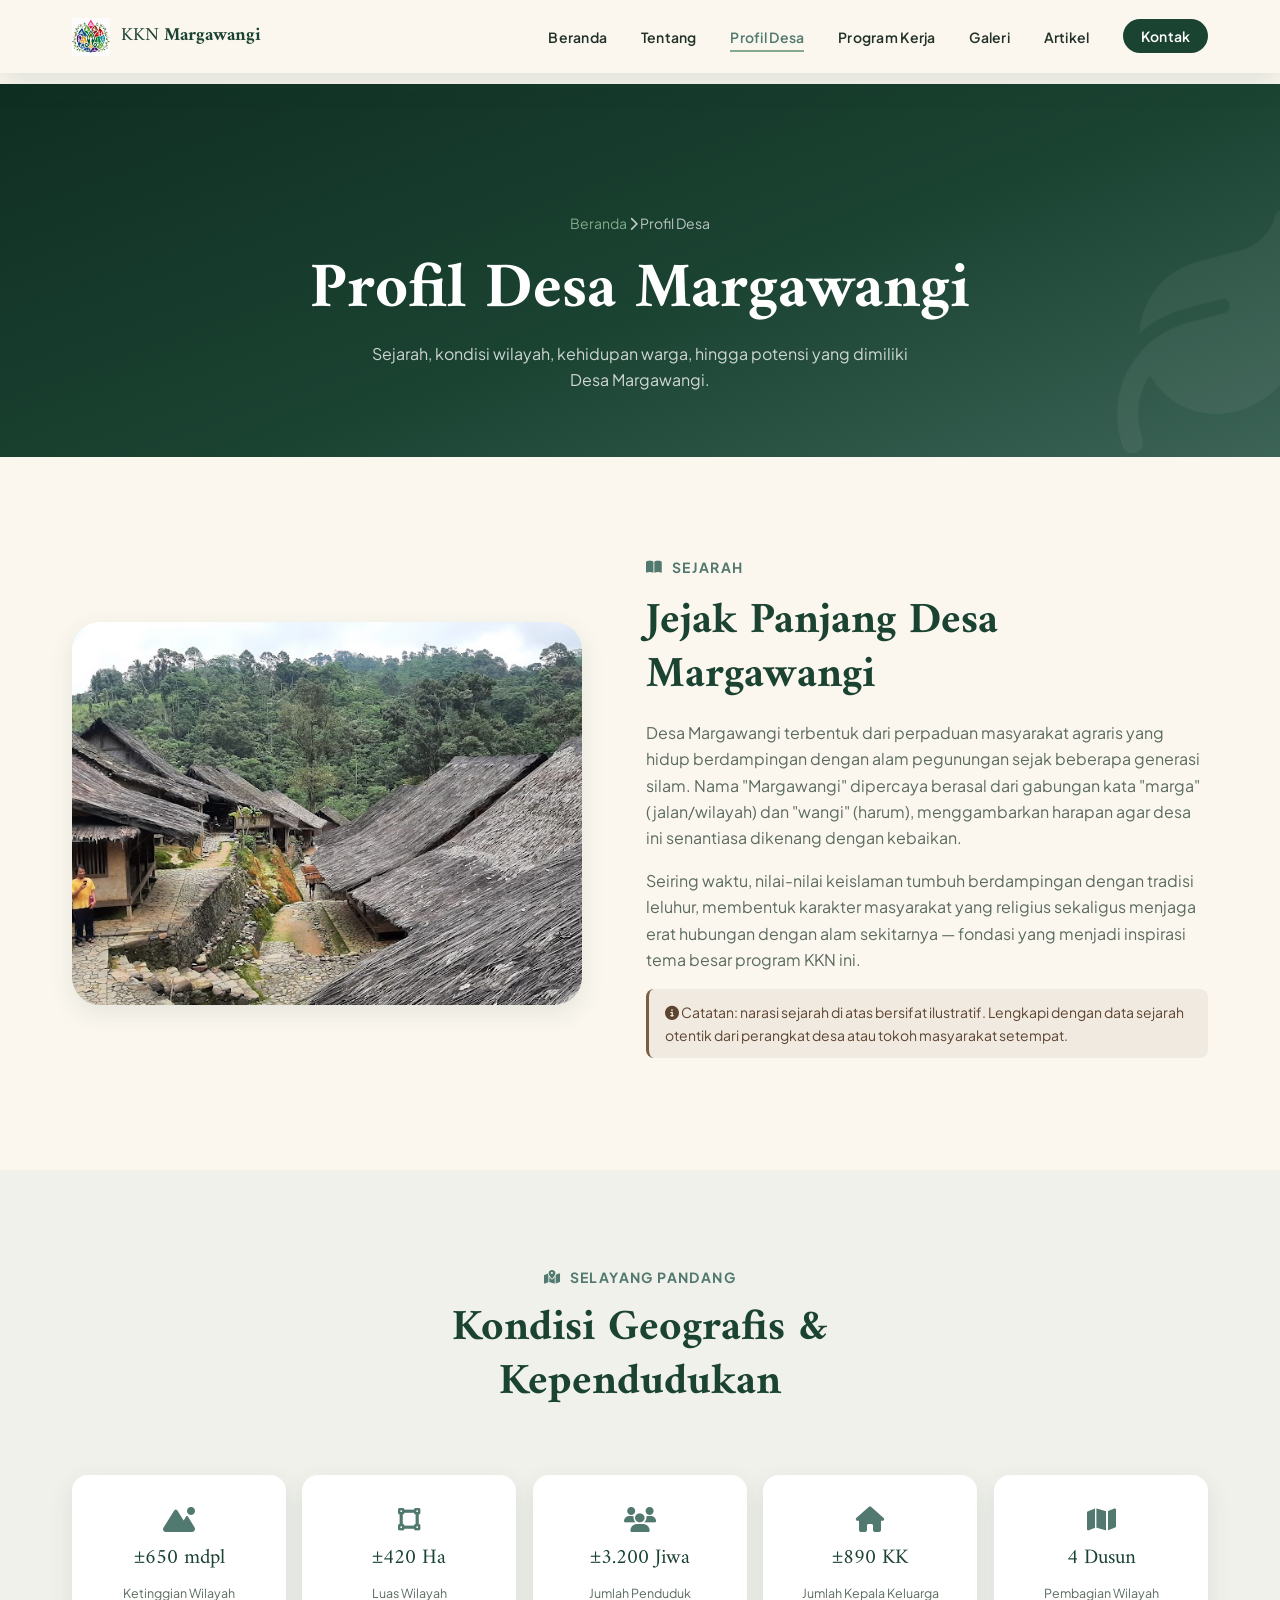
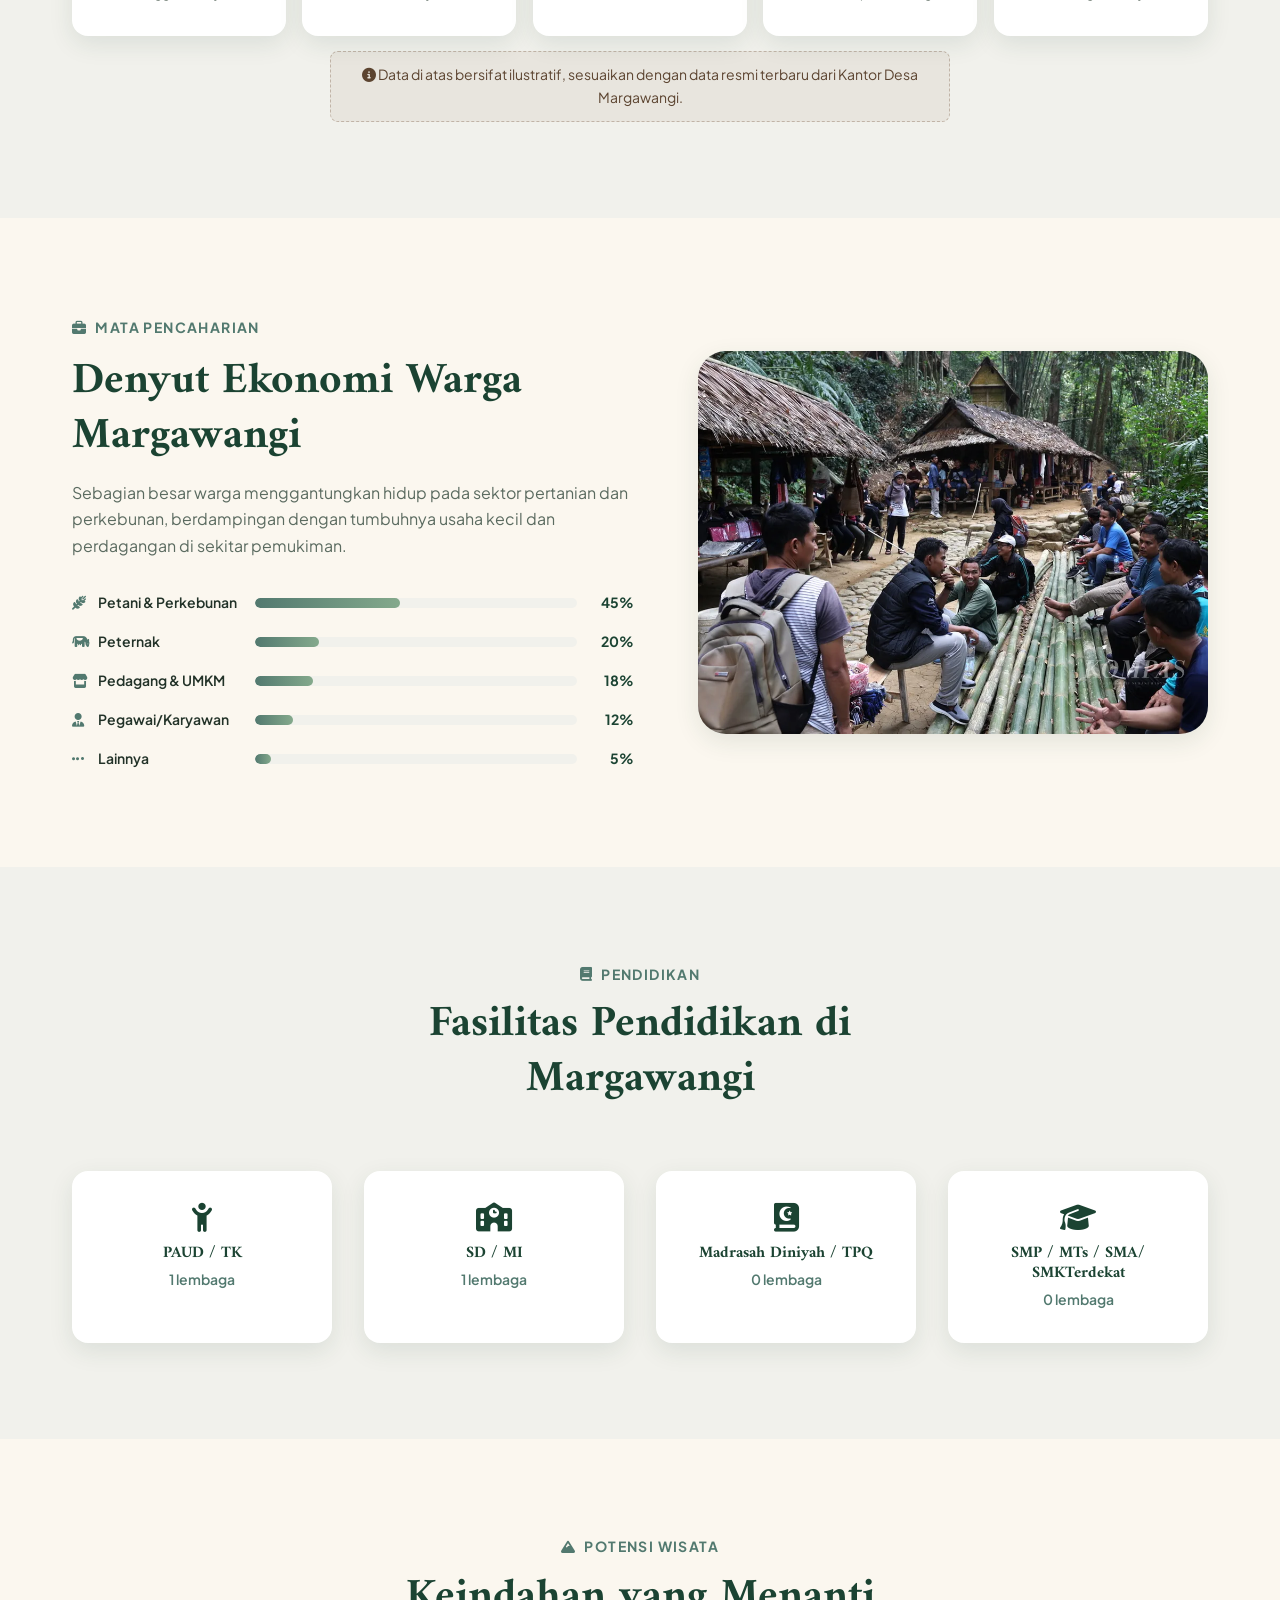
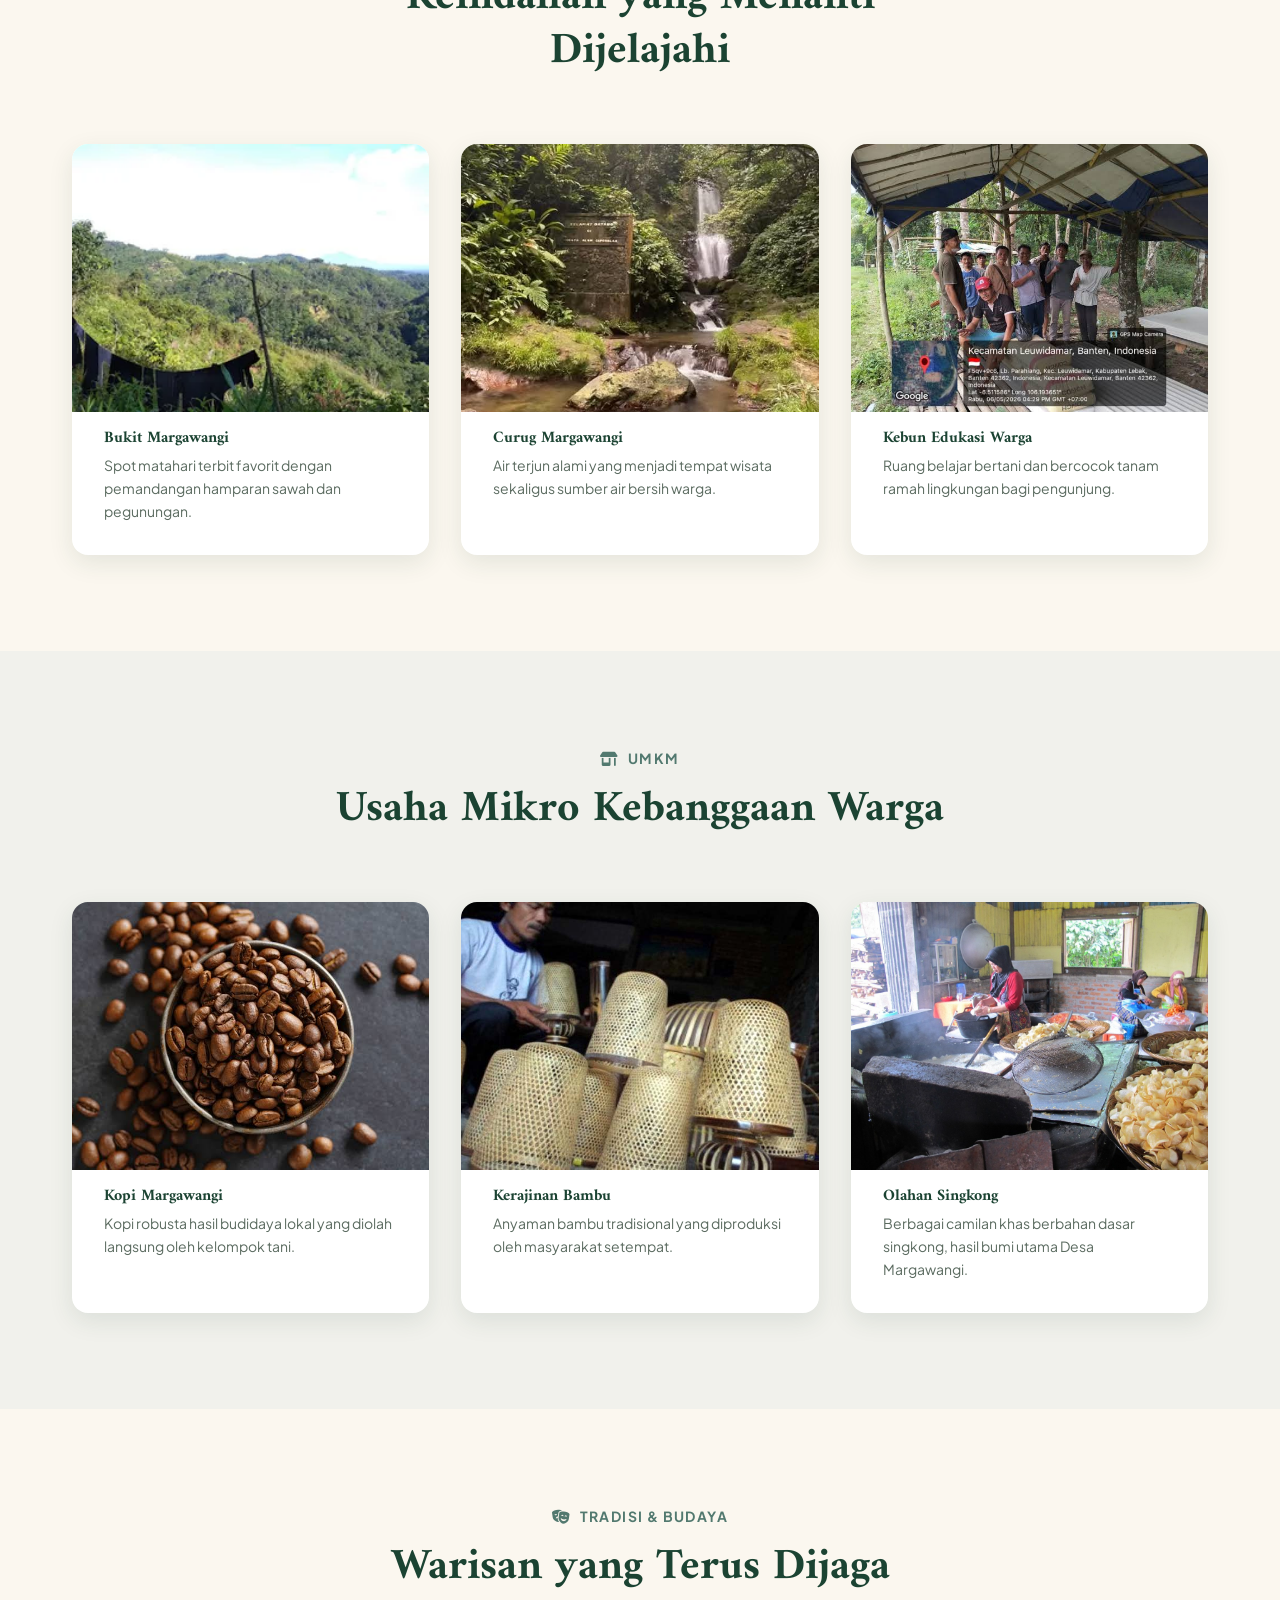
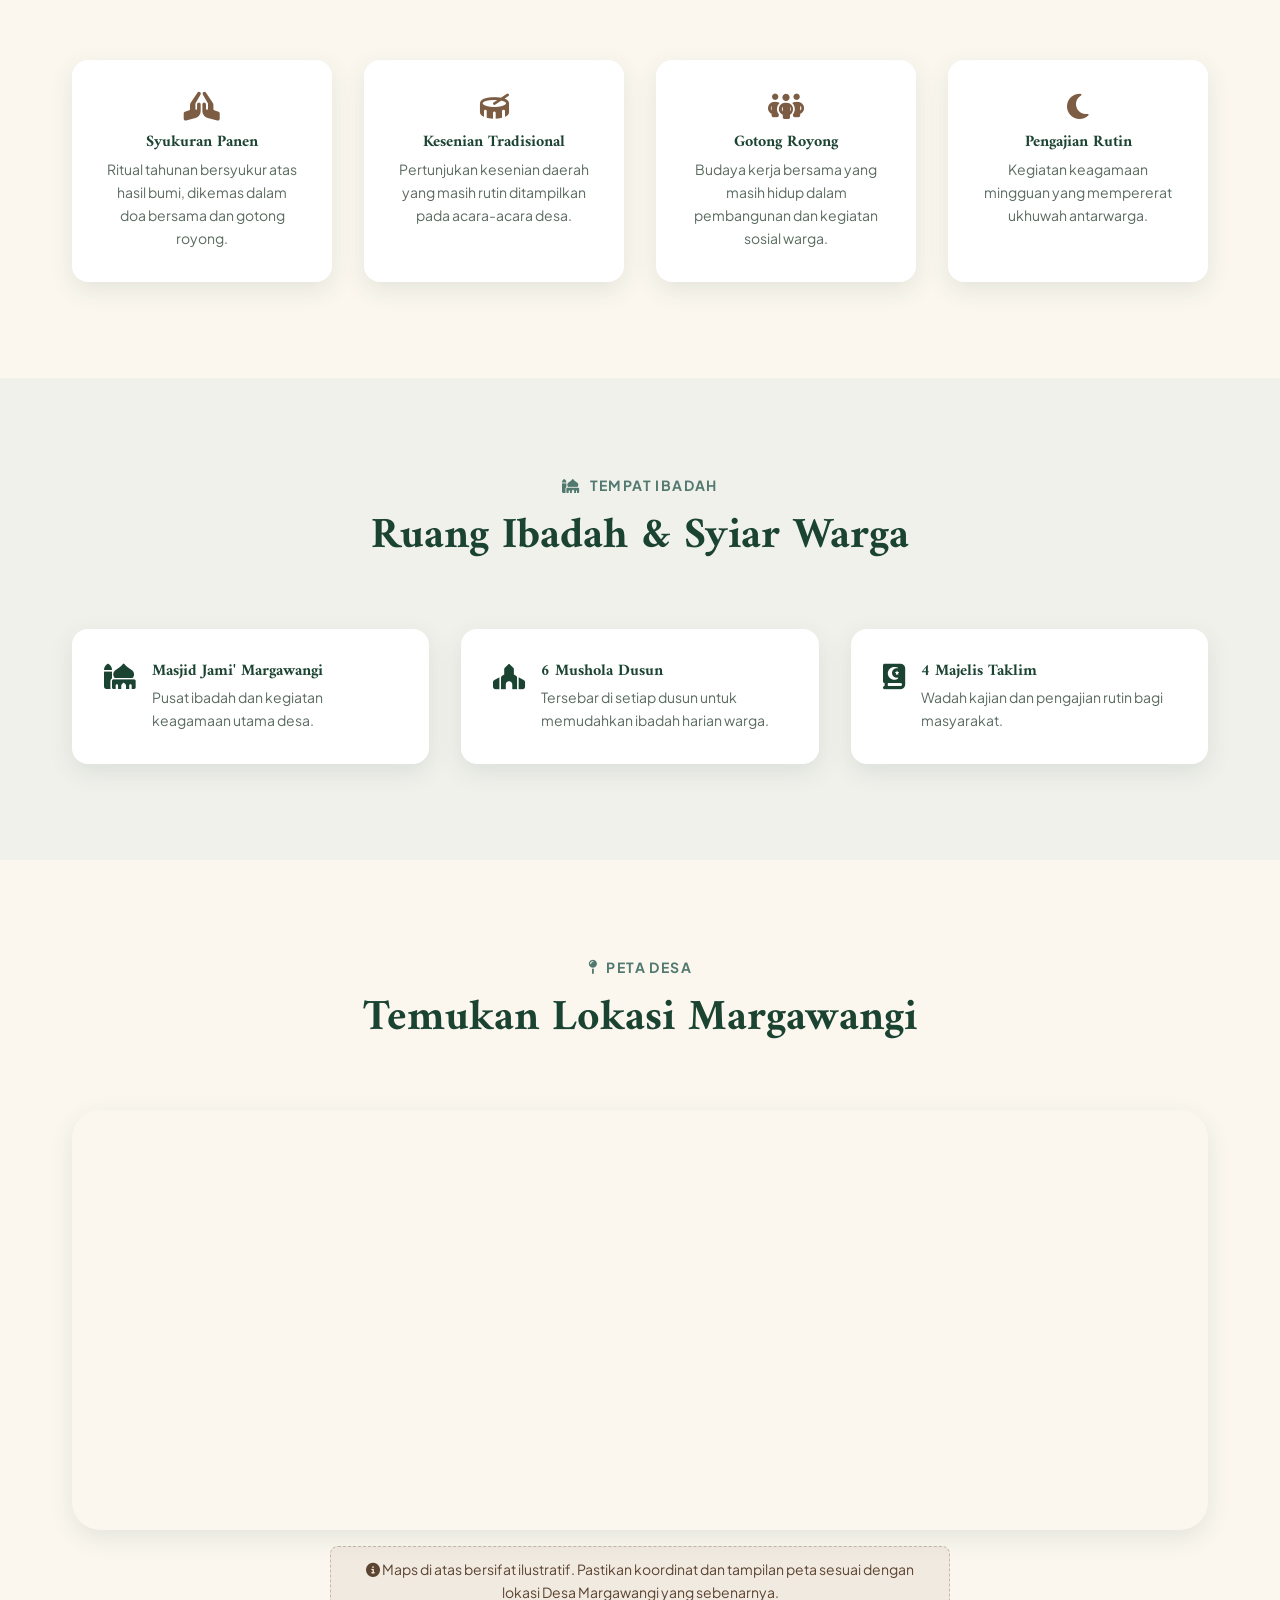
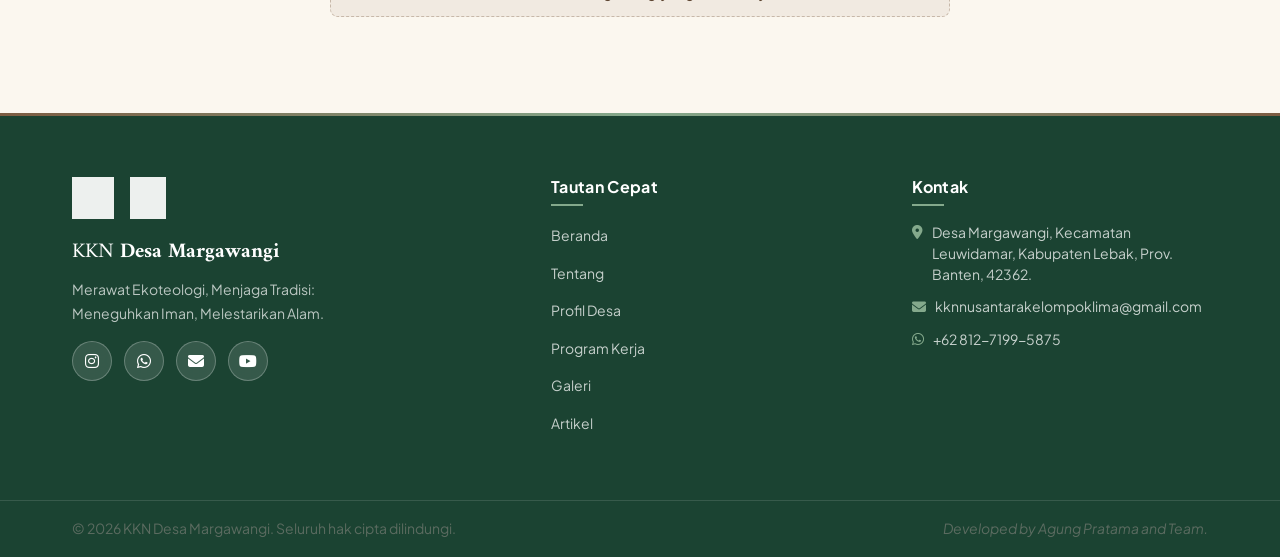
<file: profile-desa.html>
<!DOCTYPE html>
<html lang="id">
<head>
  <meta charset="UTF-8">
  <meta name="viewport" content="width=device-width, initial-scale=1.0">
  <title>Profil Desa | KKN Desa Margawangi</title>
  <meta name="description" content="Sejarah, kondisi geografis, potensi, dan budaya Desa Margawangi.">

  <meta name="robots" content="index, follow">
  <link rel="canonical" href="https://username.github.io/kkn-margawangi/profile-desa.html">

  <!-- Open Graph / Facebook -->
  <meta property="og:type" content="website">
  <meta property="og:url" content="https://username.github.io/kkn-margawangi/profile-desa.html">
  <meta property="og:title" content="Profil Desa | KKN Desa Margawangi">
  <meta property="og:description" content="Sejarah, kondisi geografis, potensi, dan budaya Desa Margawangi.">
  <meta property="og:image" content="https://username.github.io/kkn-margawangi/img/hero-bg.jpg">
  <meta property="og:locale" content="id_ID">

  <!-- Twitter Card -->
  <meta name="twitter:card" content="summary_large_image">
  <meta name="twitter:title" content="Profil Desa | KKN Desa Margawangi">
  <meta name="twitter:description" content="Sejarah, kondisi geografis, potensi, dan budaya Desa Margawangi.">
  <meta name="twitter:image" content="https://username.github.io/kkn-margawangi/img/hero-bg.jpg">

  <link rel="icon" type="image/png" href="img/favicon.png">

  <!-- Google Fonts -->
  <link rel="preconnect" href="https://fonts.googleapis.com">
  <link rel="preconnect" href="https://fonts.gstatic.com" crossorigin>
  <link href="https://fonts.googleapis.com/css2?family=Amiri:ital,wght@0,400;0,700;1,400&family=Plus+Jakarta+Sans:wght@400;500;600;700;800&display=swap" rel="stylesheet">

  <!-- Font Awesome -->
  <link rel="stylesheet" href="https://cdnjs.cloudflare.com/ajax/libs/font-awesome/6.5.1/css/all.min.css">

  <!-- Stylesheet Utama -->
  <link rel="stylesheet" href="css/style.css">
  <link rel="stylesheet" href="css/responsive.css">
  <link rel="stylesheet" href="css/animation.css">
</head>
<body>

  <!-- Progress bar tipis di bagian atas, menunjukkan posisi scroll -->
  <div id="scrollProgress"></div>

  <a href="#main-content" class="skip-link">Lewati ke konten utama</a>

  <!-- Preloader: tampil sesaat saat halaman pertama kali dimuat -->
  <div id="preloader" class="preloader" aria-hidden="true">
    <span class="preloader-leaf"><i class="fa-solid fa-leaf" aria-hidden="true"></i></span>
  </div>

    <header id="navbar" class="navbar">
    <div class="container navbar-inner">

      <a href="index.html" class="navbar-brand" aria-label="Beranda KKN Desa Margawangi">
        <img src="img/logo-kelompok.jpg" alt="" class="navbar-logo" onerror="this.style.display='none'">
        <span class="navbar-brand-text">KKN <strong>Margawangi</strong></span>
      </a>

      <nav class="navbar-nav" id="navbarNav" aria-label="Navigasi utama">
        <ul>
          <li><a href="index.html" class="nav-link" data-page="index">Beranda</a></li>
          <li><a href="about.html" class="nav-link" data-page="about">Tentang</a></li>
          <li><a href="profile-desa.html" class="nav-link" data-page="profile-desa">Profil Desa</a></li>
          <li><a href="program-kerja.html" class="nav-link" data-page="program-kerja">Program Kerja</a></li>
          <li><a href="galeri.html" class="nav-link" data-page="galeri">Galeri</a></li>
          <li><a href="artikel.html" class="nav-link" data-page="artikel">Artikel</a></li>
          <li><a href="kontak.html" class="nav-link nav-link-cta" data-page="kontak">Kontak</a></li>
        </ul>
      </nav>

      <button class="navbar-toggle" id="navbarToggle" aria-label="Buka menu navigasi" aria-expanded="false" aria-controls="navbarNav">
        <span></span><span></span><span></span>
      </button>

    </div>
  </header>

  <main class="site-main" id="main-content">

    <!-- ===================================================== -->
    <!-- PAGE BANNER                                            -->
    <!-- ===================================================== -->
    <section class="page-banner">
      <div class="container">
        <p class="page-breadcrumb anim-fade-in">
          <a href="index.html">Beranda</a> <i class="fa-solid fa-chevron-right" aria-hidden="true"></i> Profil Desa
        </p>
        <h1 class="page-title anim-slide-up delay-1">Profil Desa Margawangi</h1>
        <p class="page-subtitle anim-slide-up delay-2">
          Sejarah, kondisi wilayah, kehidupan warga, hingga potensi yang dimiliki Desa Margawangi.
        </p>
      </div>
    </section>

    <!-- ===================================================== -->
    <!-- SEJARAH DESA                                           -->
    <!-- ===================================================== -->
    <section>
      <div class="container split-layout">
        <div class="split-image anim-slide-right">
          <img src="img/sejarah-desa.jpg" alt="Suasana Desa Margawangi" loading="lazy" decoding="async" onerror="this.parentElement.classList.add('img-fallback')">
        </div>
        <div class="split-text anim-slide-left">
          <p class="eyebrow"><i class="fa-solid fa-book-open" aria-hidden="true"></i> Sejarah</p>
          <h2>Jejak Panjang Desa Margawangi</h2>
          <p>
            Desa Margawangi terbentuk dari perpaduan masyarakat agraris yang hidup
            berdampingan dengan alam pegunungan sejak beberapa generasi silam. Nama
            "Margawangi" dipercaya berasal dari gabungan kata "marga" (jalan/wilayah)
            dan "wangi" (harum), menggambarkan harapan agar desa ini senantiasa
            dikenang dengan kebaikan.
          </p>
          <p>
            Seiring waktu, nilai-nilai keislaman tumbuh berdampingan dengan tradisi
            leluhur, membentuk karakter masyarakat yang religius sekaligus menjaga
            erat hubungan dengan alam sekitarnya — fondasi yang menjadi inspirasi
            tema besar program KKN ini.
          </p>
          <p class="text-note">
            <i class="fa-solid fa-circle-info" aria-hidden="true"></i>
            Catatan: narasi sejarah di atas bersifat ilustratif. Lengkapi dengan data
            sejarah otentik dari perangkat desa atau tokoh masyarakat setempat.
          </p>
        </div>
      </div>
    </section>

    <!-- ===================================================== -->
    <!-- KONDISI GEOGRAFIS & KEPENDUDUKAN                       -->
    <!-- ===================================================== -->
    <section class="section-alt">
      <div class="container">
        <p class="eyebrow center anim-fade-in"><i class="fa-solid fa-map-location-dot" aria-hidden="true"></i> Selayang Pandang</p>
        <h2 class="section-title-center anim-slide-up delay-1">Kondisi Geografis &amp; Kependudukan</h2>

        <div class="fact-grid">
          <div class="fact-card anim-zoom">
            <i class="fa-solid fa-mountain-sun" aria-hidden="true"></i>
            <span class="fact-value">±650 mdpl</span>
            <span class="fact-label">Ketinggian Wilayah</span>
          </div>
          <div class="fact-card anim-zoom delay-1">
            <i class="fa-solid fa-vector-square" aria-hidden="true"></i>
            <span class="fact-value">±420 Ha</span>
            <span class="fact-label">Luas Wilayah</span>
          </div>
          <div class="fact-card anim-zoom delay-2">
            <i class="fa-solid fa-users" aria-hidden="true"></i>
            <span class="fact-value">±3.200 Jiwa</span>
            <span class="fact-label">Jumlah Penduduk</span>
          </div>
          <div class="fact-card anim-zoom delay-3">
            <i class="fa-solid fa-house" aria-hidden="true"></i>
            <span class="fact-value">±890 KK</span>
            <span class="fact-label">Jumlah Kepala Keluarga</span>
          </div>
          <div class="fact-card anim-zoom delay-4">
            <i class="fa-solid fa-map" aria-hidden="true"></i>
            <span class="fact-value">4 Dusun</span>
            <span class="fact-label">Pembagian Wilayah</span>
          </div>
        </div>
        <p class="text-note center">
          <i class="fa-solid fa-circle-info" aria-hidden="true"></i>
          Data di atas bersifat ilustratif, sesuaikan dengan data resmi terbaru dari Kantor Desa Margawangi.
        </p>
      </div>
    </section>

    <!-- ===================================================== -->
    <!-- MATA PENCAHARIAN                                       -->
    <!-- ===================================================== -->
    <section>
      <div class="container split-layout reverse">
        <div class="split-text anim-slide-right">
          <p class="eyebrow"><i class="fa-solid fa-briefcase" aria-hidden="true"></i> Mata Pencaharian</p>
          <h2>Denyut Ekonomi Warga Margawangi</h2>
          <p>
            Sebagian besar warga menggantungkan hidup pada sektor pertanian dan
            perkebunan, berdampingan dengan tumbuhnya usaha kecil dan perdagangan
            di sekitar pemukiman.
          </p>

          <div class="livelihood-bars">
            <div class="livelihood-item">
              <div class="livelihood-label"><i class="fa-solid fa-wheat-awn" aria-hidden="true"></i> Petani &amp; Perkebunan</div>
              <div class="livelihood-track"><div class="livelihood-fill" style="width:45%"></div></div>
              <span class="livelihood-percent">45%</span>
            </div>
            <div class="livelihood-item">
              <div class="livelihood-label"><i class="fa-solid fa-cow" aria-hidden="true"></i> Peternak</div>
              <div class="livelihood-track"><div class="livelihood-fill" style="width:20%"></div></div>
              <span class="livelihood-percent">20%</span>
            </div>
            <div class="livelihood-item">
              <div class="livelihood-label"><i class="fa-solid fa-store" aria-hidden="true"></i> Pedagang &amp; UMKM</div>
              <div class="livelihood-track"><div class="livelihood-fill" style="width:18%"></div></div>
              <span class="livelihood-percent">18%</span>
            </div>
            <div class="livelihood-item">
              <div class="livelihood-label"><i class="fa-solid fa-user-tie" aria-hidden="true"></i> Pegawai/Karyawan</div>
              <div class="livelihood-track"><div class="livelihood-fill" style="width:12%"></div></div>
              <span class="livelihood-percent">12%</span>
            </div>
            <div class="livelihood-item">
              <div class="livelihood-label"><i class="fa-solid fa-ellipsis" aria-hidden="true"></i> Lainnya</div>
              <div class="livelihood-track"><div class="livelihood-fill" style="width:5%"></div></div>
              <span class="livelihood-percent">5%</span>
            </div>
          </div>
        </div>
        <div class="split-image anim-slide-left">
          <img src="img/mata-pencaharian.webp" alt="Aktivitas pertanian warga Desa Margawangi" loading="lazy" decoding="async" onerror="this.parentElement.classList.add('img-fallback')">
        </div>
      </div>
    </section>

    <!-- ===================================================== -->
    <!-- PENDIDIKAN                                             -->
    <!-- ===================================================== -->
    <section class="section-alt">
      <div class="container">
        <p class="eyebrow center anim-fade-in"><i class="fa-solid fa-book" aria-hidden="true"></i> Pendidikan</p>
        <h2 class="section-title-center anim-slide-up delay-1">Fasilitas Pendidikan di Margawangi</h2>

        <div class="education-grid">
          <div class="education-card anim-slide-up">
            <i class="fa-solid fa-child-reaching" aria-hidden="true"></i>
            <h4>PAUD / TK</h4>
            <p>1  lembaga</p>
          </div>
          <div class="education-card anim-slide-up delay-1">
            <i class="fa-solid fa-school" aria-hidden="true"></i>
            <h4>SD / MI</h4>
            <p>1  lembaga</p>
          </div>
          <div class="education-card anim-slide-up delay-2">
            <i class="fa-solid fa-book-quran" aria-hidden="true"></i>
            <h4>Madrasah Diniyah / TPQ</h4>
            <p>0  lembaga</p>
          </div>
          <div class="education-card anim-slide-up delay-3">
            <i class="fa-solid fa-graduation-cap" aria-hidden="true"></i>
            <h4>SMP / MTs / SMA/ SMKTerdekat</h4>
            <p>0  lembaga</p>
          </div>
        </div>
      </div>
    </section>

    <!-- ===================================================== -->
    <!-- POTENSI WISATA                                         -->
    <!-- ===================================================== -->
    <section>
      <div class="container">
        <p class="eyebrow center anim-fade-in"><i class="fa-solid fa-mountain" aria-hidden="true"></i> Potensi Wisata</p>
        <h2 class="section-title-center anim-slide-up delay-1">Keindahan yang Menanti Dijelajahi</h2>

        <div class="card-grid">
          <article class="feature-card anim-slide-up">
            <div class="feature-card-img">
              <img src="img/wisata-1.webp" alt="Bukit Margawangi" loading="lazy" decoding="async" onerror="this.parentElement.classList.add('img-fallback')">
            </div>
            <div class="feature-card-body">
              <h4>Bukit Margawangi</h4>
              <p>Spot matahari terbit favorit dengan pemandangan hamparan sawah dan pegunungan.</p>
            </div>
          </article>
          <article class="feature-card anim-slide-up delay-1">
            <div class="feature-card-img">
              <img src="img/wisata-2.jpg" alt="Curug Margawangi" loading="lazy" decoding="async" onerror="this.parentElement.classList.add('img-fallback')">
            </div>
            <div class="feature-card-body">
              <h4>Curug Margawangi</h4>
              <p>Air terjun alami yang menjadi tempat wisata sekaligus sumber air bersih warga.</p>
            </div>
          </article>
          <article class="feature-card anim-slide-up delay-2">
            <div class="feature-card-img">
              <img src="img/wisata-3.jpg" alt="Kebun Edukasi Warga" loading="lazy" decoding="async" onerror="this.parentElement.classList.add('img-fallback')">
            </div>
            <div class="feature-card-body">
              <h4>Kebun Edukasi Warga</h4>
              <p>Ruang belajar bertani dan bercocok tanam ramah lingkungan bagi pengunjung.</p>
            </div>
          </article>
        </div>
      </div>
    </section>

    <!-- ===================================================== -->
    <!-- UMKM                                                   -->
    <!-- ===================================================== -->
    <section class="section-alt">
      <div class="container">
        <p class="eyebrow center anim-fade-in"><i class="fa-solid fa-shop" aria-hidden="true"></i> UMKM</p>
        <h2 class="section-title-center anim-slide-up delay-1">Usaha Mikro Kebanggaan Warga</h2>

        <div class="card-grid">
          <article class="feature-card anim-slide-up">
            <div class="feature-card-img">
              <img src="img/umkm-1.jpg" alt="Kopi Margawangi" loading="lazy" decoding="async" onerror="this.parentElement.classList.add('img-fallback')">
            </div>
            <div class="feature-card-body">
              <h4>Kopi Margawangi</h4>
              <p>Kopi robusta hasil budidaya lokal yang diolah langsung oleh kelompok tani.</p>
            </div>
          </article>
          <article class="feature-card anim-slide-up delay-1">
            <div class="feature-card-img">
              <img src="img/umkm-2.jpg" alt="Kerajinan Bambu" loading="lazy" decoding="async" onerror="this.parentElement.classList.add('img-fallback')">
            </div>
            <div class="feature-card-body">
              <h4>Kerajinan Bambu</h4>
              <p>Anyaman bambu tradisional yang diproduksi oleh masyarakat setempat.</p>
            </div>
          </article>
          <article class="feature-card anim-slide-up delay-2">
            <div class="feature-card-img">
              <img src="img/umkm-3.jpg" alt="Olahan Singkong" loading="lazy" decoding="async" onerror="this.parentElement.classList.add('img-fallback')">
            </div>
            <div class="feature-card-body">
              <h4>Olahan Singkong</h4>
              <p>Berbagai camilan khas berbahan dasar singkong, hasil bumi utama Desa Margawangi.</p>
            </div>
          </article>
        </div>
      </div>
    </section>

    <!-- ===================================================== -->
    <!-- TRADISI & BUDAYA                                       -->
    <!-- ===================================================== -->
    <section>
      <div class="container">
        <p class="eyebrow center anim-fade-in"><i class="fa-solid fa-masks-theater" aria-hidden="true"></i> Tradisi &amp; Budaya</p>
        <h2 class="section-title-center anim-slide-up delay-1">Warisan yang Terus Dijaga</h2>

        <div class="culture-grid">
          <div class="culture-card anim-slide-up">
            <i class="fa-solid fa-hands-praying" aria-hidden="true"></i>
            <h4>Syukuran Panen</h4>
            <p>Ritual tahunan bersyukur atas hasil bumi, dikemas dalam doa bersama dan gotong royong.</p>
          </div>
          <div class="culture-card anim-slide-up delay-1">
            <i class="fa-solid fa-drum" aria-hidden="true"></i>
            <h4>Kesenian Tradisional</h4>
            <p>Pertunjukan kesenian daerah yang masih rutin ditampilkan pada acara-acara desa.</p>
          </div>
          <div class="culture-card anim-slide-up delay-2">
            <i class="fa-solid fa-people-group" aria-hidden="true"></i>
            <h4>Gotong Royong</h4>
            <p>Budaya kerja bersama yang masih hidup dalam pembangunan dan kegiatan sosial warga.</p>
          </div>
          <div class="culture-card anim-slide-up delay-3">
            <i class="fa-solid fa-moon" aria-hidden="true"></i>
            <h4>Pengajian Rutin</h4>
            <p>Kegiatan keagamaan mingguan yang mempererat ukhuwah antarwarga.</p>
          </div>
        </div>
      </div>
    </section>

    <!-- ===================================================== -->
    <!-- TEMPAT IBADAH                                          -->
    <!-- ===================================================== -->
    <section class="section-alt">
      <div class="container">
        <p class="eyebrow center anim-fade-in"><i class="fa-solid fa-mosque" aria-hidden="true"></i> Tempat Ibadah</p>
        <h2 class="section-title-center anim-slide-up delay-1">Ruang Ibadah &amp; Syiar Warga</h2>

        <div class="worship-grid">
          <div class="worship-card anim-slide-up">
            <i class="fa-solid fa-mosque" aria-hidden="true"></i>
            <div>
              <h4>Masjid Jami' Margawangi</h4>
              <p>Pusat ibadah dan kegiatan keagamaan utama desa.</p>
            </div>
          </div>
          <div class="worship-card anim-slide-up delay-1">
            <i class="fa-solid fa-place-of-worship" aria-hidden="true"></i>
            <div>
              <h4>6 Mushola Dusun</h4>
              <p>Tersebar di setiap dusun untuk memudahkan ibadah harian warga.</p>
            </div>
          </div>
          <div class="worship-card anim-slide-up delay-2">
            <i class="fa-solid fa-book-quran" aria-hidden="true"></i>
            <div>
              <h4>4 Majelis Taklim</h4>
              <p>Wadah kajian dan pengajian rutin bagi masyarakat.</p>
            </div>
          </div>
        </div>
      </div>
    </section>

    <!-- ===================================================== -->
    <!-- PETA DESA                                              -->
    <!-- ===================================================== -->
    <section>
      <div class="container">
        <p class="eyebrow center anim-fade-in"><i class="fa-solid fa-map-pin" aria-hidden="true"></i> Peta Desa</p>
        <h2 class="section-title-center anim-slide-up delay-1">Temukan Lokasi Margawangi</h2>

        <div class="map-embed anim-zoom">
          <iframe
            src="https://www.google.com/maps/embed/v1/place?key=AIzaSyBVizdQeh3udy11xDc5Ao2YStR2gLc-rfc&amp;q=margawangi%2C%20kec.%20leuwidamar&amp;maptype=roadmap&amp;zoom=14"
            width="100%"
            height="420"
            style="border:0;"
            allowfullscreen=""
            loading="lazy"
            referrerpolicy="no-referrer-when-downgrade"
            title="Peta Lokasi Desa Margawangi">
          </iframe>
        </div>
        <p class="text-note center">
          <i class="fa-solid fa-circle-info" aria-hidden="true"></i>
          Maps di atas bersifat ilustratif. Pastikan koordinat dan tampilan peta sesuai dengan lokasi Desa Margawangi yang sebenarnya.
        </p>
      </div>
    </section>

  </main>

    <footer id="site-footer" class="site-footer">
    <div class="footer-top container">

      <div class="footer-brand">
        <div class="footer-brand-logos">
          <img src="img/logo-kelompok.jpg" alt="" class="footer-logo" onerror="this.style.display='none'">
          <img src="img/logo-universitas.png" alt="" class="footer-logo" onerror="this.style.display='none'">
        </div>
        <p class="footer-brand-text">KKN <strong>Desa Margawangi</strong></p>
        <p class="footer-tagline">
          Merawat Ekoteologi, Menjaga Tradisi: Meneguhkan Iman, Melestarikan Alam.
        </p>
        <div class="footer-social">
          <a href="https://instagram.com/kkn.margawangi" target="_blank" rel="noopener" aria-label="Instagram KKN Margawangi">
            <i class="fa-brands fa-instagram" aria-hidden="true"></i>
          </a>
          <a href="https://wa.me/6281234567890" target="_blank" rel="noopener" aria-label="WhatsApp KKN Margawangi">
            <i class="fa-brands fa-whatsapp" aria-hidden="true"></i>
          </a>
          <a href="mailto:kkn.margawangi@gmail.com" aria-label="Email KKN Margawangi">
            <i class="fa-solid fa-envelope" aria-hidden="true"></i>
          </a>
          <a href="https://youtube.com/@kknmargawangi" target="_blank" rel="noopener" aria-label="YouTube KKN Margawangi">
            <i class="fa-brands fa-youtube" aria-hidden="true"></i>
          </a>
        </div>
      </div>

      <nav class="footer-links" aria-label="Tautan cepat">
        <h4>Tautan Cepat</h4>
        <ul>
          <li><a href="index.html">Beranda</a></li>
          <li><a href="about.html">Tentang</a></li>
          <li><a href="profile-desa.html">Profil Desa</a></li>
          <li><a href="program-kerja.html">Program Kerja</a></li>
          <li><a href="galeri.html">Galeri</a></li>
          <li><a href="artikel.html">Artikel</a></li>
        </ul>
      </nav>

      <div class="footer-contact">
        <h4>Kontak</h4>
        <ul>
          <li><i class="fa-solid fa-location-dot" aria-hidden="true"></i> Desa Margawangi, Kecamatan Leuwidamar, Kabupaten Lebak, Prov. Banten, 42362.</li>
          <li><i class="fa-solid fa-envelope" aria-hidden="true"></i> kknnusantarakelompoklima@gmail.com</li>
          <li><i class="fa-brands fa-whatsapp" aria-hidden="true"></i> +62 812-7199-5875</li>
        </ul>
      </div>

    </div>

    <div class="footer-bottom">
      <div class="container footer-bottom-inner">
        <p>&copy; <span id="currentYear"></span> KKN Desa Margawangi. Seluruh hak cipta dilindungi.</p>
        <p class="footer-credit">Developed by Agung Pratama and Team.</p>
      </div>
    </div>
  </footer>

  <button id="backToTop" aria-label="Kembali ke atas" title="Kembali ke atas">
    <i class="fa-solid fa-arrow-up"></i>
  </button>

  <script src="js/script.js"></script>
  <script src="js/gallery.js"></script>
  <script src="js/animation.js"></script>
</body>
</html>
</file>
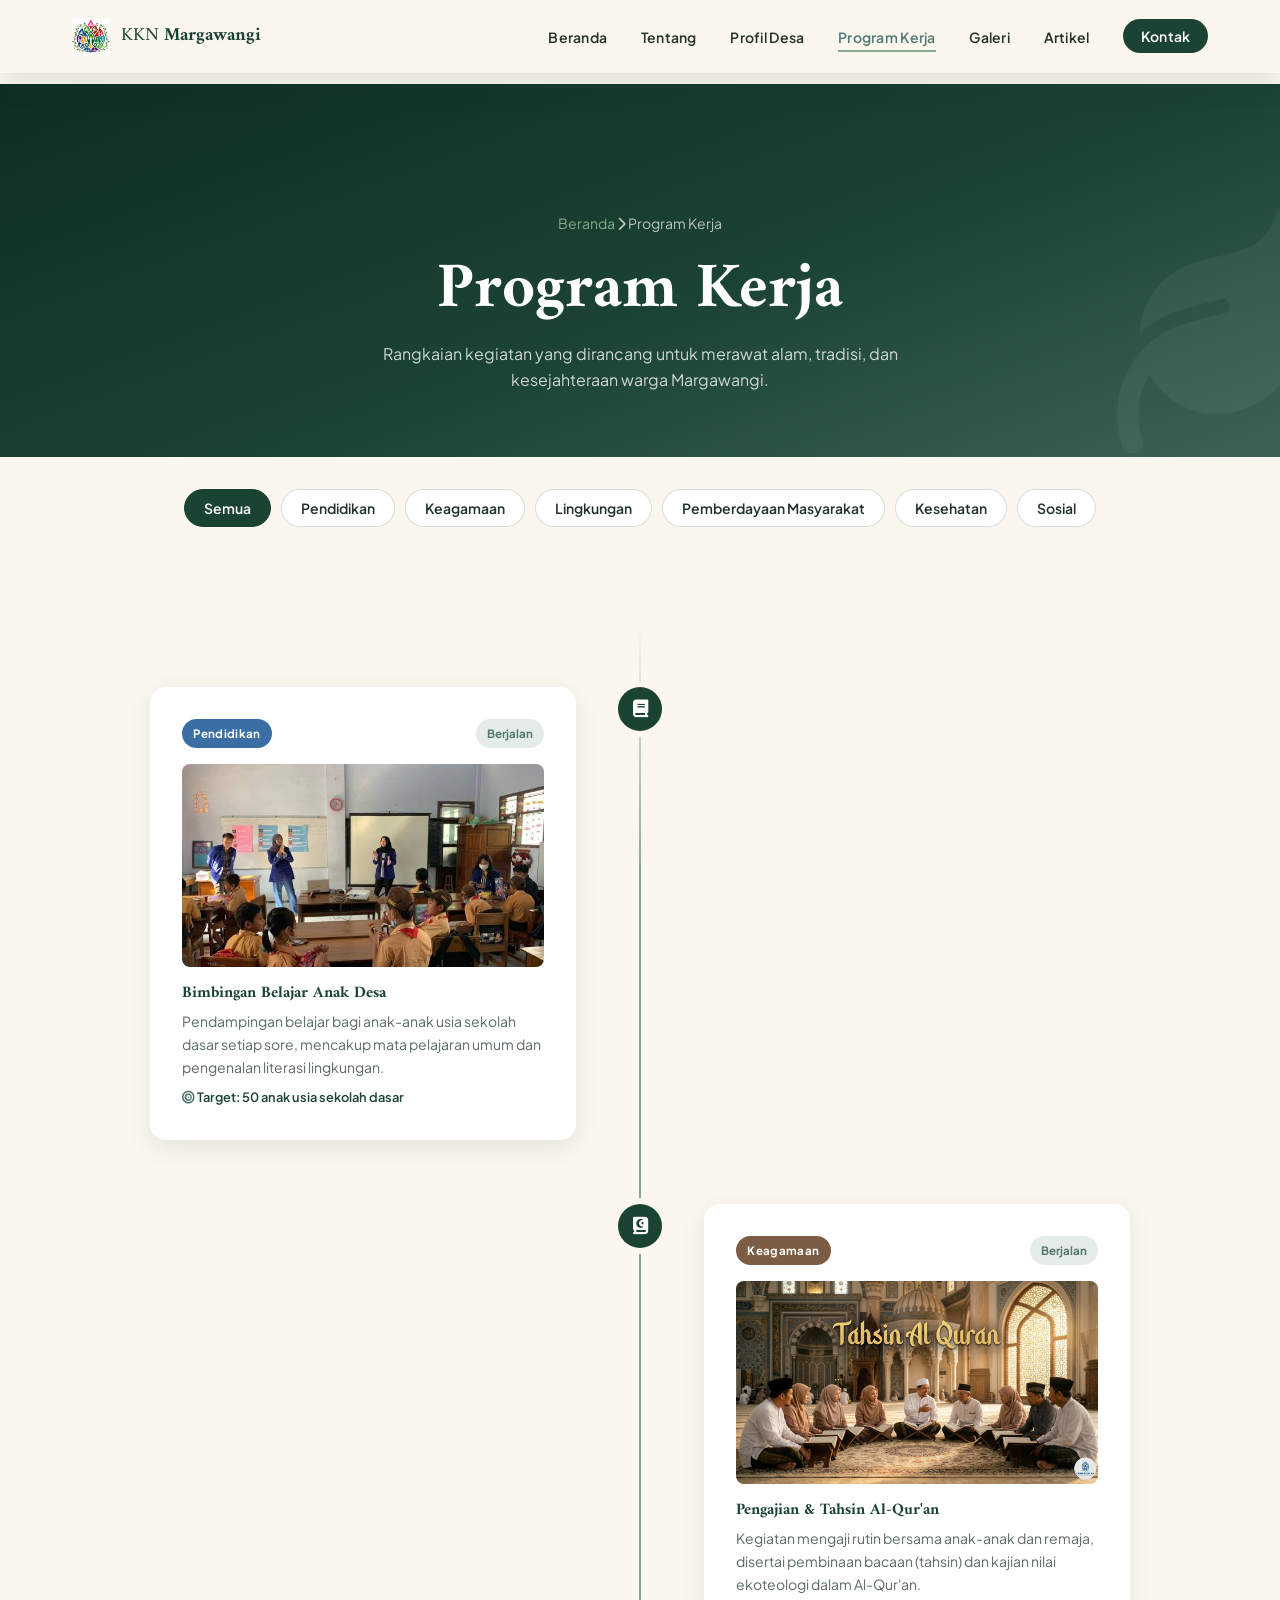
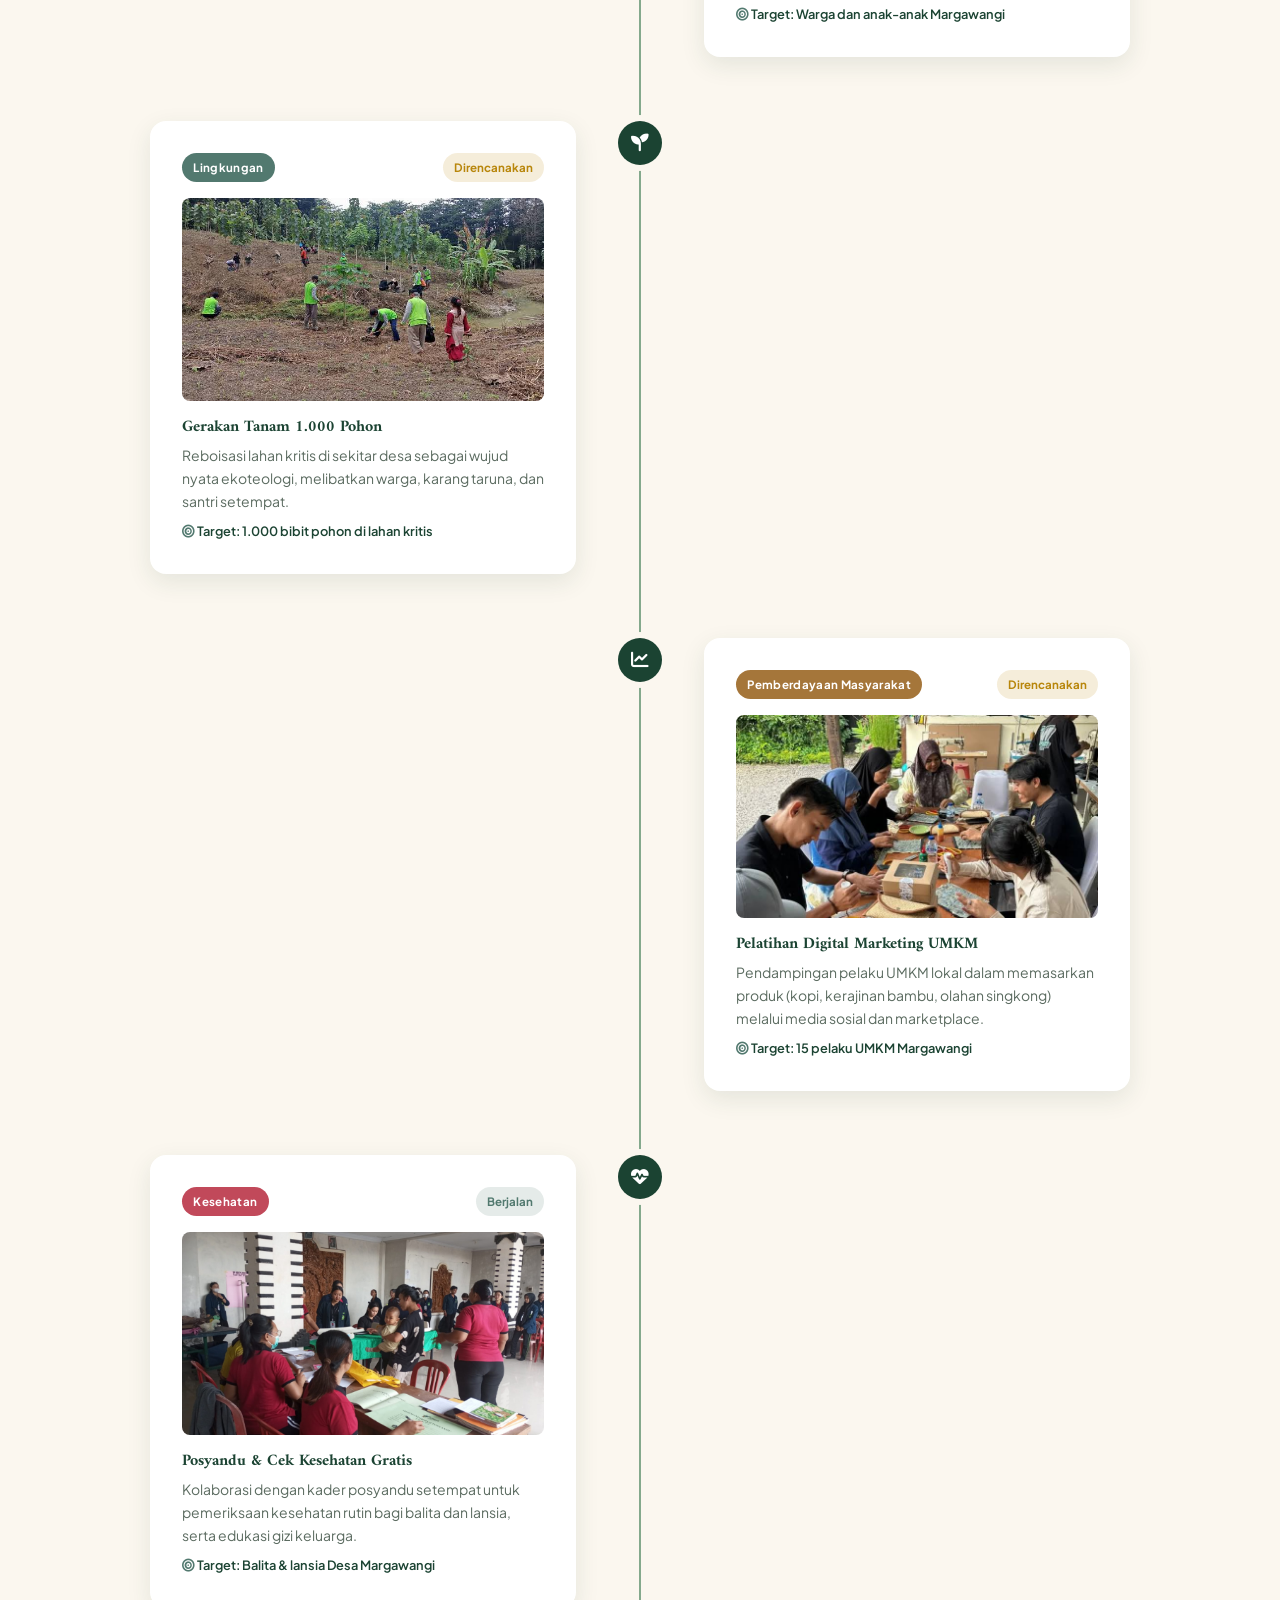
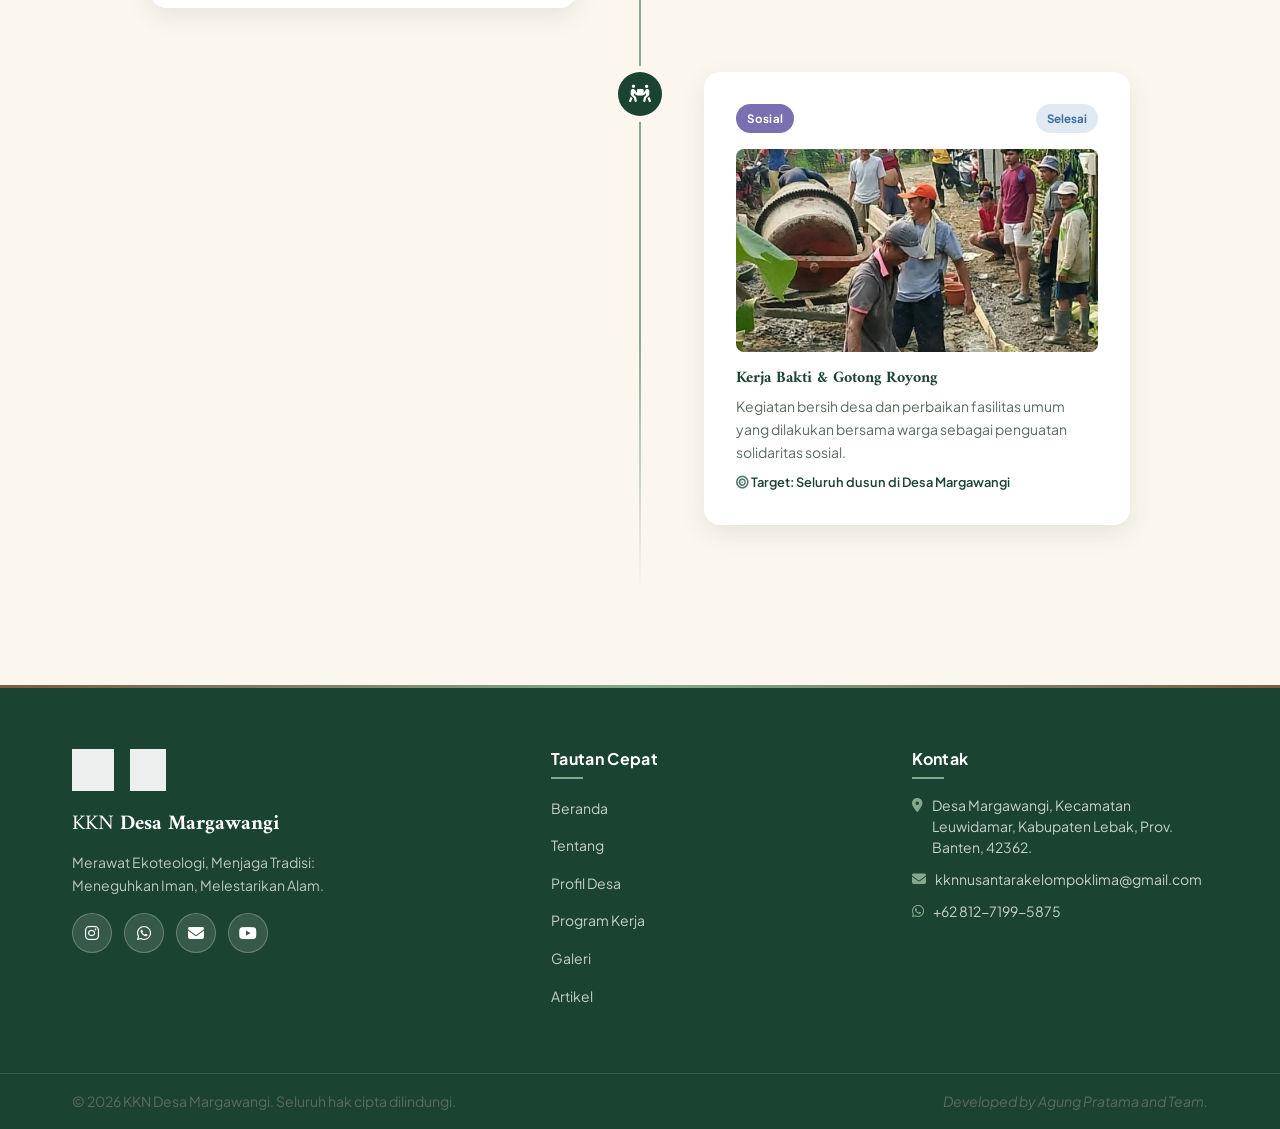
<file: program-kerja.html>
<!DOCTYPE html>
<html lang="id">
<head>
  <meta charset="UTF-8">
  <meta name="viewport" content="width=device-width, initial-scale=1.0">
  <title>Program Kerja | KKN Desa Margawangi</title>
  <meta name="description" content="Timeline dan kategori program kerja KKN Desa Margawangi.">

  <meta name="robots" content="index, follow">
  <link rel="canonical" href="https://username.github.io/kkn-margawangi/program-kerja.html">

  <!-- Open Graph / Facebook -->
  <meta property="og:type" content="website">
  <meta property="og:url" content="https://username.github.io/kkn-margawangi/program-kerja.html">
  <meta property="og:title" content="Program Kerja | KKN Desa Margawangi">
  <meta property="og:description" content="Timeline dan kategori program kerja KKN Desa Margawangi.">
  <meta property="og:image" content="https://username.github.io/kkn-margawangi/img/hero-bg.jpg">
  <meta property="og:locale" content="id_ID">

  <!-- Twitter Card -->
  <meta name="twitter:card" content="summary_large_image">
  <meta name="twitter:title" content="Program Kerja | KKN Desa Margawangi">
  <meta name="twitter:description" content="Timeline dan kategori program kerja KKN Desa Margawangi.">
  <meta name="twitter:image" content="https://username.github.io/kkn-margawangi/img/hero-bg.jpg">

  <link rel="icon" type="image/png" href="img/favicon.png">

  <!-- Google Fonts -->
  <link rel="preconnect" href="https://fonts.googleapis.com">
  <link rel="preconnect" href="https://fonts.gstatic.com" crossorigin>
  <link href="https://fonts.googleapis.com/css2?family=Amiri:ital,wght@0,400;0,700;1,400&family=Plus+Jakarta+Sans:wght@400;500;600;700;800&display=swap" rel="stylesheet">

  <!-- Font Awesome -->
  <link rel="stylesheet" href="https://cdnjs.cloudflare.com/ajax/libs/font-awesome/6.5.1/css/all.min.css">

  <!-- Stylesheet Utama -->
  <link rel="stylesheet" href="css/style.css">
  <link rel="stylesheet" href="css/responsive.css">
  <link rel="stylesheet" href="css/animation.css">
</head>
<body>

  <!-- Progress bar tipis di bagian atas, menunjukkan posisi scroll -->
  <div id="scrollProgress"></div>

  <a href="#main-content" class="skip-link">Lewati ke konten utama</a>

  <!-- Preloader: tampil sesaat saat halaman pertama kali dimuat -->
  <div id="preloader" class="preloader" aria-hidden="true">
    <span class="preloader-leaf"><i class="fa-solid fa-leaf" aria-hidden="true"></i></span>
  </div>

    <header id="navbar" class="navbar">
    <div class="container navbar-inner">

      <a href="index.html" class="navbar-brand" aria-label="Beranda KKN Desa Margawangi">
        <img src="img/logo-kelompok.jpg" alt="" class="navbar-logo" onerror="this.style.display='none'">
        <span class="navbar-brand-text">KKN <strong>Margawangi</strong></span>
      </a>

      <nav class="navbar-nav" id="navbarNav" aria-label="Navigasi utama">
        <ul>
          <li><a href="index.html" class="nav-link" data-page="index">Beranda</a></li>
          <li><a href="about.html" class="nav-link" data-page="about">Tentang</a></li>
          <li><a href="profile-desa.html" class="nav-link" data-page="profile-desa">Profil Desa</a></li>
          <li><a href="program-kerja.html" class="nav-link" data-page="program-kerja">Program Kerja</a></li>
          <li><a href="galeri.html" class="nav-link" data-page="galeri">Galeri</a></li>
          <li><a href="artikel.html" class="nav-link" data-page="artikel">Artikel</a></li>
          <li><a href="kontak.html" class="nav-link nav-link-cta" data-page="kontak">Kontak</a></li>
        </ul>
      </nav>

      <button class="navbar-toggle" id="navbarToggle" aria-label="Buka menu navigasi" aria-expanded="false" aria-controls="navbarNav">
        <span></span><span></span><span></span>
      </button>

    </div>
  </header>

  <main class="site-main" id="main-content">

    <!-- ===================================================== -->
    <!-- PAGE BANNER                                            -->
    <!-- ===================================================== -->
    <section class="page-banner">
      <div class="container">
        <p class="page-breadcrumb anim-fade-in">
          <a href="index.html">Beranda</a> <i class="fa-solid fa-chevron-right" aria-hidden="true"></i> Program Kerja
        </p>
        <h1 class="page-title anim-slide-up delay-1">Program Kerja</h1>
        <p class="page-subtitle anim-slide-up delay-2">
          Rangkaian kegiatan yang dirancang untuk merawat alam, tradisi, dan kesejahteraan warga Margawangi.
        </p>
      </div>
    </section>

    <!-- ===================================================== -->
    <!-- FILTER KATEGORI                                        -->
    <!-- ===================================================== -->
    <section class="program-filter-section">
      <div class="container">
        <div class="program-filters anim-fade-in" role="group" aria-label="Filter kategori program kerja">
          <button class="filter-btn is-active" data-filter="all">Semua</button>
          <button class="filter-btn" data-filter="pendidikan">Pendidikan</button>
          <button class="filter-btn" data-filter="keagamaan">Keagamaan</button>
          <button class="filter-btn" data-filter="lingkungan">Lingkungan</button>
          <button class="filter-btn" data-filter="pemberdayaan">Pemberdayaan Masyarakat</button>
          <button class="filter-btn" data-filter="kesehatan">Kesehatan</button>
          <button class="filter-btn" data-filter="sosial">Sosial</button>
        </div>
      </div>
    </section>

    <!-- ===================================================== -->
    <!-- TIMELINE PROGRAM KERJA                                 -->
    <!-- ===================================================== -->
    <section class="program-timeline-section">
      <div class="container">
        <div class="timeline" id="programTimeline">

          <div class="timeline-item anim-slide-right" data-category="pendidikan">
            <div class="timeline-dot"><i class="fa-solid fa-book" aria-hidden="true"></i></div>
            <div class="timeline-card">
              <div class="timeline-card-top">
                <span class="category-badge cat-pendidikan">Pendidikan</span>
                <span class="status-badge status-berjalan">Berjalan</span>
              </div>
              <div class="timeline-card-img">
                <img src="img/program-bimbel.jpg" alt="Bimbingan belajar anak-anak Desa Margawangi" loading="lazy" decoding="async" onerror="this.parentElement.classList.add('img-fallback')">
              </div>
              <h4>Bimbingan Belajar Anak Desa</h4>
              <p>Pendampingan belajar bagi anak-anak usia sekolah dasar setiap sore, mencakup mata pelajaran umum dan pengenalan literasi lingkungan.</p>
              <p class="timeline-target"><i class="fa-solid fa-bullseye" aria-hidden="true"></i> Target: 50 anak usia sekolah dasar</p>
            </div>
          </div>

          <div class="timeline-item anim-slide-left" data-category="keagamaan">
            <div class="timeline-dot"><i class="fa-solid fa-book-quran" aria-hidden="true"></i></div>
            <div class="timeline-card">
              <div class="timeline-card-top">
                <span class="category-badge cat-keagamaan">Keagamaan</span>
                <span class="status-badge status-berjalan">Berjalan</span>
              </div>
              <div class="timeline-card-img">
                <img src="img/program-pengajian.jpg" alt="Pengajian dan tahsin Al-Qur'an" loading="lazy" decoding="async" onerror="this.parentElement.classList.add('img-fallback')">
              </div>
              <h4>Pengajian &amp; Tahsin Al-Qur'an</h4>
              <p>Kegiatan mengaji rutin bersama anak-anak dan remaja, disertai pembinaan bacaan (tahsin) dan kajian nilai ekoteologi dalam Al-Qur'an.</p>
              <p class="timeline-target"><i class="fa-solid fa-bullseye" aria-hidden="true"></i> Target: Warga dan anak-anak Margawangi</p>
            </div>
          </div>

          <div class="timeline-item anim-slide-right" data-category="lingkungan">
            <div class="timeline-dot"><i class="fa-solid fa-seedling" aria-hidden="true"></i></div>
            <div class="timeline-card">
              <div class="timeline-card-top">
                <span class="category-badge cat-lingkungan">Lingkungan</span>
                <span class="status-badge status-direncanakan">Direncanakan</span>
              </div>
              <div class="timeline-card-img">
                <img src="img/program-tanam-pohon.jpg" alt="Gerakan tanam seribu pohon" loading="lazy" decoding="async" onerror="this.parentElement.classList.add('img-fallback')">
              </div>
              <h4>Gerakan Tanam 1.000 Pohon</h4>
              <p>Reboisasi lahan kritis di sekitar desa sebagai wujud nyata ekoteologi, melibatkan warga, karang taruna, dan santri setempat.</p>
              <p class="timeline-target"><i class="fa-solid fa-bullseye" aria-hidden="true"></i> Target: 1.000 bibit pohon di lahan kritis</p>
            </div>
          </div>

          <div class="timeline-item anim-slide-left" data-category="pemberdayaan">
            <div class="timeline-dot"><i class="fa-solid fa-chart-line" aria-hidden="true"></i></div>
            <div class="timeline-card">
              <div class="timeline-card-top">
                <span class="category-badge cat-pemberdayaan">Pemberdayaan Masyarakat</span>
                <span class="status-badge status-direncanakan">Direncanakan</span>
              </div>
              <div class="timeline-card-img">
                <img src="img/program-umkm.jpg" alt="Pelatihan pemasaran digital UMKM" loading="lazy" decoding="async" onerror="this.parentElement.classList.add('img-fallback')">
              </div>
              <h4>Pelatihan Digital Marketing UMKM</h4>
              <p>Pendampingan pelaku UMKM lokal dalam memasarkan produk (kopi, kerajinan bambu, olahan singkong) melalui media sosial dan marketplace.</p>
              <p class="timeline-target"><i class="fa-solid fa-bullseye" aria-hidden="true"></i> Target: 15 pelaku UMKM Margawangi</p>
            </div>
          </div>

          <div class="timeline-item anim-slide-right" data-category="kesehatan">
            <div class="timeline-dot"><i class="fa-solid fa-heart-pulse" aria-hidden="true"></i></div>
            <div class="timeline-card">
              <div class="timeline-card-top">
                <span class="category-badge cat-kesehatan">Kesehatan</span>
                <span class="status-badge status-berjalan">Berjalan</span>
              </div>
              <div class="timeline-card-img">
                <img src="img/program-posyandu.jpeg" alt="Kegiatan posyandu dan cek kesehatan gratis" loading="lazy" decoding="async" onerror="this.parentElement.classList.add('img-fallback')">
              </div>
              <h4>Posyandu &amp; Cek Kesehatan Gratis</h4>
              <p>Kolaborasi dengan kader posyandu setempat untuk pemeriksaan kesehatan rutin bagi balita dan lansia, serta edukasi gizi keluarga.</p>
              <p class="timeline-target"><i class="fa-solid fa-bullseye" aria-hidden="true"></i> Target: Balita &amp; lansia Desa Margawangi</p>
            </div>
          </div>

          <div class="timeline-item anim-slide-left" data-category="sosial">
            <div class="timeline-dot"><i class="fa-solid fa-people-carry-box" aria-hidden="true"></i></div>
            <div class="timeline-card">
              <div class="timeline-card-top">
                <span class="category-badge cat-sosial">Sosial</span>
                <span class="status-badge status-selesai">Selesai</span>
              </div>
              <div class="timeline-card-img">
                <img src="img/program-kerja-bakti.jpg" alt="Kerja bakti dan gotong royong warga" loading="lazy" decoding="async" onerror="this.parentElement.classList.add('img-fallback')">
              </div>
              <h4>Kerja Bakti &amp; Gotong Royong</h4>
              <p>Kegiatan bersih desa dan perbaikan fasilitas umum yang dilakukan bersama warga sebagai penguatan solidaritas sosial.</p>
              <p class="timeline-target"><i class="fa-solid fa-bullseye" aria-hidden="true"></i> Target: Seluruh dusun di Desa Margawangi</p>
            </div>
          </div>

          <p class="timeline-empty" id="timelineEmpty" hidden>
            Belum ada program pada kategori ini.
          </p>

        </div>
      </div>
    </section>

  </main>

    <footer id="site-footer" class="site-footer">
    <div class="footer-top container">

      <div class="footer-brand">
        <div class="footer-brand-logos">
          <img src="img/logo-kelompok.jpg" alt="" class="footer-logo" onerror="this.style.display='none'">
          <img src="img/logo-universitas.png" alt="" class="footer-logo" onerror="this.style.display='none'">
        </div>
        <p class="footer-brand-text">KKN <strong>Desa Margawangi</strong></p>
        <p class="footer-tagline">
          Merawat Ekoteologi, Menjaga Tradisi: Meneguhkan Iman, Melestarikan Alam.
        </p>
        <div class="footer-social">
          <a href="https://instagram.com/kkn.margawangi" target="_blank" rel="noopener" aria-label="Instagram KKN Margawangi">
            <i class="fa-brands fa-instagram" aria-hidden="true"></i>
          </a>
          <a href="https://wa.me/6281234567890" target="_blank" rel="noopener" aria-label="WhatsApp KKN Margawangi">
            <i class="fa-brands fa-whatsapp" aria-hidden="true"></i>
          </a>
          <a href="mailto:kkn.margawangi@gmail.com" aria-label="Email KKN Margawangi">
            <i class="fa-solid fa-envelope" aria-hidden="true"></i>
          </a>
          <a href="https://youtube.com/@kknmargawangi" target="_blank" rel="noopener" aria-label="YouTube KKN Margawangi">
            <i class="fa-brands fa-youtube" aria-hidden="true"></i>
          </a>
        </div>
      </div>

      <nav class="footer-links" aria-label="Tautan cepat">
        <h4>Tautan Cepat</h4>
        <ul>
          <li><a href="index.html">Beranda</a></li>
          <li><a href="about.html">Tentang</a></li>
          <li><a href="profile-desa.html">Profil Desa</a></li>
          <li><a href="program-kerja.html">Program Kerja</a></li>
          <li><a href="galeri.html">Galeri</a></li>
          <li><a href="artikel.html">Artikel</a></li>
        </ul>
      </nav>

      <div class="footer-contact">
        <h4>Kontak</h4>
        <ul>
          <li><i class="fa-solid fa-location-dot" aria-hidden="true"></i> Desa Margawangi, Kecamatan Leuwidamar, Kabupaten Lebak, Prov. Banten, 42362.</li>
          <li><i class="fa-solid fa-envelope" aria-hidden="true"></i> kknnusantarakelompoklima@gmail.com</li>
          <li><i class="fa-brands fa-whatsapp" aria-hidden="true"></i> +62 812-7199-5875</li>
        </ul>
      </div>

    </div>

    <div class="footer-bottom">
      <div class="container footer-bottom-inner">
        <p>&copy; <span id="currentYear"></span> KKN Desa Margawangi. Seluruh hak cipta dilindungi.</p>
        <p class="footer-credit">Developed by Agung Pratama and Team.</p>
      </div>
    </div>
  </footer>

  <button id="backToTop" aria-label="Kembali ke atas" title="Kembali ke atas">
    <i class="fa-solid fa-arrow-up"></i>
  </button>

  <script src="js/script.js"></script>
  <script src="js/gallery.js"></script>
  <script src="js/animation.js"></script>
</body>
</html>
</file>
<file: css/style.css>
/* =========================================================
   KKN DESA MARGAWANGI — STYLE.CSS (STYLESHEET UTAMA)
   Tema: "Merawat Ekoteologi, Menjaga Tradisi:
          Meneguhkan Iman, Melestarikan Alam"
   =========================================================
   Daftar Isi:
   1. Design Tokens (CSS Variables)
   2. CSS Reset & Base
   3. Tipografi Dasar
   4. Utilitas Umum (container, section, glassmorphism)
   5. Navbar (dasar — detail ditambahkan di tahap Navbar)
   6. Footer (dasar — detail ditambahkan di tahap Footer)
   7. Tombol Back To Top (dasar)
   8. Hero Section (Landing Page)
   9. Page Banner & Komponen Bersama
   10. Halaman Tentang
   11. Halaman Profil Desa
   12. Halaman Program Kerja
   13. Tim KKN
   14. Halaman Galeri & Lightbox
   15. Halaman Artikel
   16. Halaman Kontak
   17. Statistik (Animated Counter) & Preloader
   18. Aksesibilitas & Optimasi
   ========================================================= */

/* ---------------------------------------------------------
   1. DESIGN TOKENS
   Palet warna terinspirasi alam pedesaan & nuansa islami:
   hijau hutan yang teduh, coklat kayu yang hangat, dan
   cream lembut sebagai napas di antara elemen.
   --------------------------------------------------------- */
:root {
  /* Warna Utama */
  --color-dark-green: #1B4332;   /* Hijau Tua — jangkar warna, teks & elemen kuat */
  --color-leaf-green: #52796F;   /* Hijau Daun — aksen sekunder, hover, ikon */
  --color-leaf-green-light: #84A98C; /* variasi lebih terang untuk aksen halus */
  --color-wood-brown: #7C5C42;   /* Coklat Kayu — aksen hangat, garis, ornamen */
  --color-wood-brown-dark: #5C4430;

  /* Warna Netral */
  --color-cream: #FBF7EF;        /* Cream — latar lembut */
  --color-white: #FFFFFF;
  --color-light-gray: #F1F1EC;   /* Abu-abu muda — latar section alternatif */
  --color-text: #223228;         /* teks utama, hijau gelap keabuan agar tidak "hitam pekat" */
  --color-text-muted: #5B6B60;

  /* Gradasi & Overlay (dipakai pada Hero, kartu, dsb.) */
  --gradient-hero: linear-gradient(180deg, rgba(11, 33, 24, 0.55) 0%, rgba(11, 33, 24, 0.85) 100%);
  --glass-bg: rgba(255, 255, 255, 0.12);
  --glass-border: rgba(255, 255, 255, 0.25);
  --glass-blur: blur(12px);

  /* Tipografi */
  --font-heading: 'Amiri', 'Georgia', serif;
  --font-body: 'Plus Jakarta Sans', 'Segoe UI', sans-serif;

  /* Skala Ukuran Font (type scale) */
  --fs-h1: clamp(2.4rem, 5vw, 4.2rem);
  --fs-h2: clamp(1.9rem, 3.4vw, 2.8rem);
  --fs-h3: clamp(1.4rem, 2.2vw, 1.8rem);
  --fs-body: 1rem;
  --fs-small: 0.875rem;

  /* Spacing */
  --space-xs: 0.5rem;
  --space-sm: 1rem;
  --space-md: 2rem;
  --space-lg: 4rem;
  --space-xl: 6rem;

  /* Radius & Bayangan */
  --radius-sm: 8px;
  --radius-md: 16px;
  --radius-lg: 28px;
  --shadow-soft: 0 10px 30px rgba(27, 67, 50, 0.12);
  --shadow-card: 0 8px 24px rgba(27, 67, 50, 0.10);

  /* Transisi */
  --transition-base: 0.35s cubic-bezier(0.4, 0, 0.2, 1);

  /* Lebar Kontainer */
  --container-width: 1200px;
}

/* ---------------------------------------------------------
   2. CSS RESET & BASE
   --------------------------------------------------------- */
*,
*::before,
*::after {
  margin: 0;
  padding: 0;
  box-sizing: border-box;
}

html {
  scroll-behavior: smooth;
  scroll-padding-top: 90px; /* mengimbangi navbar sticky saat anchor scroll */
}

body {
  font-family: var(--font-body);
  font-size: var(--fs-body);
  color: var(--color-text);
  background-color: var(--color-cream);
  line-height: 1.65;
  overflow-x: hidden;
  -webkit-font-smoothing: antialiased;
}

img {
  max-width: 100%;
  display: block;
}

a {
  text-decoration: none;
  color: inherit;
}

ul, ol {
  list-style: none;
}

button {
  font-family: inherit;
  cursor: pointer;
  border: none;
  background: none;
}

/* Aksesibilitas: fokus keyboard tetap terlihat jelas */
a:focus-visible,
button:focus-visible,
input:focus-visible,
textarea:focus-visible {
  outline: 3px solid var(--color-leaf-green);
  outline-offset: 3px;
}

/* Hormati preferensi pengguna yang mengurangi animasi */
@media (prefers-reduced-motion: reduce) {
  *,
  *::before,
  *::after {
    animation-duration: 0.001ms !important;
    animation-iteration-count: 1 !important;
    transition-duration: 0.001ms !important;
    scroll-behavior: auto !important;
  }
}

/* ---------------------------------------------------------
   3. TIPOGRAFI DASAR
   --------------------------------------------------------- */
h1, h2, h3, h4 {
  font-family: var(--font-heading);
  color: var(--color-dark-green);
  font-weight: 700;
  line-height: 1.25;
}

h1 { font-size: var(--fs-h1); }
h2 { font-size: var(--fs-h2); }
h3 { font-size: var(--fs-h3); }

p {
  color: var(--color-text-muted);
}

/* ---------------------------------------------------------
   4. UTILITAS UMUM
   --------------------------------------------------------- */
.container {
  width: 100%;
  max-width: var(--container-width);
  margin-inline: auto;
  padding-inline: var(--space-md);
}

section {
  padding-block: var(--space-xl);
}

.section-alt {
  background-color: var(--color-light-gray);
}

/* Navbar bersifat fixed, jadi halaman tanpa Hero (yang tidak
   full-screen di bawah navbar) butuh jarak dari atas supaya
   konten pertamanya tidak tertutup */
.site-main {
  padding-top: 84px;
}

.site-main.has-hero {
  padding-top: 0;
}

/* Kartu kaca (glassmorphism) — dipakai halus pada elemen tertentu
   seperti panel di atas Hero atau badge statistik */
.glass-panel {
  background: var(--glass-bg);
  border: 1px solid var(--glass-border);
  backdrop-filter: var(--glass-blur);
  -webkit-backdrop-filter: var(--glass-blur);
  border-radius: var(--radius-md);
}

.btn {
  display: inline-flex;
  align-items: center;
  gap: 0.5rem;
  padding: 0.9rem 2rem;
  border-radius: 999px;
  font-weight: 600;
  font-size: var(--fs-small);
  letter-spacing: 0.03em;
  transition: transform var(--transition-base), box-shadow var(--transition-base), background-color var(--transition-base);
}

.btn-primary {
  background-color: var(--color-dark-green);
  color: var(--color-white);
}

.btn-primary:hover {
  background-color: var(--color-leaf-green);
  transform: translateY(-3px);
  box-shadow: var(--shadow-soft);
}

.btn-outline {
  background-color: transparent;
  color: var(--color-white);
  border: 1.5px solid var(--color-white);
}

.btn-outline:hover {
  background-color: var(--color-white);
  color: var(--color-dark-green);
  transform: translateY(-3px);
}

/* ---------------------------------------------------------
   5. NAVBAR
   Dua mode tampilan:
   - .navbar.navbar-transparent  → dipakai di atas Hero saat
     halaman belum discroll: latar transparan, teks putih.
   - default (tanpa class di atas) → latar solid cream dengan
     bayangan halus, dipakai setelah discroll ATAU di semua
     halaman yang tidak memiliki Hero. Diatur oleh initNavbar()
     di js/script.js.
   --------------------------------------------------------- */
.navbar {
  position: fixed;
  top: 0;
  left: 0;
  width: 100%;
  z-index: 1000;
  background-color: rgba(251, 247, 239, 0.96);
  box-shadow: var(--shadow-soft);
  transition: background-color var(--transition-base), box-shadow var(--transition-base), padding var(--transition-base);
}

.navbar.navbar-transparent {
  background-color: transparent;
  box-shadow: none;
}

.navbar-inner {
  display: flex;
  align-items: center;
  justify-content: space-between;
  padding-block: 1.1rem;
  transition: padding var(--transition-base);
}

.navbar.navbar-scrolled .navbar-inner {
  padding-block: 0.7rem;
}

/* ---------- Brand / Logo ---------- */
.navbar-brand {
  display: flex;
  align-items: center;
  gap: 0.65rem;
}

.navbar-logo {
  height: 38px;
  width: auto;
}

.navbar-brand-text {
  font-family: var(--font-heading);
  font-size: 1.15rem;
  color: var(--color-dark-green);
  transition: color var(--transition-base);
}

.navbar-brand-text strong {
  font-weight: 700;
}

.navbar.navbar-transparent .navbar-brand-text {
  color: var(--color-white);
}

/* ---------- Menu (Desktop) ---------- */
.navbar-nav ul {
  display: flex;
  align-items: center;
  gap: 2.1rem;
}

.nav-link {
  position: relative;
  font-size: var(--fs-small);
  font-weight: 600;
  letter-spacing: 0.02em;
  color: var(--color-text);
  padding-block: 0.3rem;
  transition: color var(--transition-base);
}

.navbar.navbar-transparent .nav-link {
  color: var(--color-white);
}

/* Garis bawah animasi saat hover / aktif */
.nav-link::after {
  content: "";
  position: absolute;
  left: 0;
  bottom: -2px;
  width: 0;
  height: 2px;
  background-color: var(--color-leaf-green-light);
  transition: width var(--transition-base);
}

.nav-link:hover,
.nav-link.is-active {
  color: var(--color-leaf-green);
}

.navbar.navbar-transparent .nav-link:hover,
.navbar.navbar-transparent .nav-link.is-active {
  color: var(--color-leaf-green-light);
}

.nav-link:hover::after,
.nav-link.is-active::after {
  width: 100%;
}

/* Tombol Kontak dibuat menonjol sebagai CTA kecil */
.nav-link-cta {
  background-color: var(--color-dark-green);
  color: var(--color-white) !important;
  padding: 0.5rem 1.1rem;
  border-radius: 999px;
}

.nav-link-cta::after {
  display: none;
}

.nav-link-cta:hover {
  background-color: var(--color-leaf-green);
  color: var(--color-white) !important;
}

.navbar.navbar-transparent .nav-link-cta {
  background-color: rgba(255, 255, 255, 0.18);
  backdrop-filter: var(--glass-blur);
  -webkit-backdrop-filter: var(--glass-blur);
  border: 1px solid var(--glass-border);
}

/* ---------- Toggle Menu (Mobile) ---------- */
.navbar-toggle {
  display: none;
  flex-direction: column;
  justify-content: center;
  gap: 5px;
  width: 32px;
  height: 32px;
}

.navbar-toggle span {
  display: block;
  height: 2px;
  width: 100%;
  background-color: var(--color-dark-green);
  border-radius: 2px;
  transition: transform var(--transition-base), opacity var(--transition-base), background-color var(--transition-base);
}

.navbar.navbar-transparent .navbar-toggle span {
  background-color: var(--color-white);
}

.navbar-toggle.is-open span:nth-child(1) {
  transform: translateY(7px) rotate(45deg);
}

.navbar-toggle.is-open span:nth-child(2) {
  opacity: 0;
}

.navbar-toggle.is-open span:nth-child(3) {
  transform: translateY(-7px) rotate(-45deg);
}

/* ---------------------------------------------------------
   6. FOOTER
   --------------------------------------------------------- */
.site-footer {
  background-color: var(--color-dark-green);
  color: rgba(255, 255, 255, 0.82);
  position: relative;
  overflow: hidden;
}

/* Garis aksen tipis warna kayu di batas atas footer */
.site-footer::before {
  content: "";
  position: absolute;
  top: 0;
  left: 0;
  width: 100%;
  height: 3px;
  background: linear-gradient(90deg, var(--color-wood-brown), var(--color-leaf-green-light), var(--color-wood-brown));
}

.footer-top {
  display: grid;
  grid-template-columns: 1.4fr 1fr 1fr;
  gap: var(--space-lg);
  padding-block: var(--space-lg);
}

.footer-brand-logos {
  display: flex;
  align-items: center;
  gap: var(--space-sm);
  margin-bottom: var(--space-sm);
}

.footer-logo {
  height: 42px;
  width: auto;
  filter: brightness(0) invert(1); /* logo tampil putih di atas latar hijau tua */
  opacity: 0.92;
}

.footer-brand-text {
  font-family: var(--font-heading);
  font-size: 1.3rem;
  color: var(--color-white);
  margin-bottom: 0.6rem;
}

.footer-tagline {
  color: rgba(255, 255, 255, 0.7);
  max-width: 320px;
  margin-bottom: var(--space-sm);
  font-size: var(--fs-small);
}

.footer-social {
  display: flex;
  gap: 0.75rem;
}

.footer-social a {
  width: 40px;
  height: 40px;
  border-radius: 50%;
  display: flex;
  align-items: center;
  justify-content: center;
  background: var(--glass-bg);
  border: 1px solid var(--glass-border);
  backdrop-filter: var(--glass-blur);
  -webkit-backdrop-filter: var(--glass-blur);
  color: var(--color-white);
  transition: background-color var(--transition-base), transform var(--transition-base);
}

.footer-social a:hover {
  background-color: var(--color-leaf-green);
  transform: translateY(-3px);
}

.footer-links h4,
.footer-contact h4 {
  color: var(--color-white);
  font-family: var(--font-body);
  font-size: 1rem;
  font-weight: 700;
  letter-spacing: 0.02em;
  margin-bottom: var(--space-sm);
  position: relative;
  padding-bottom: 0.6rem;
}

.footer-links h4::after,
.footer-contact h4::after {
  content: "";
  position: absolute;
  left: 0;
  bottom: 0;
  width: 32px;
  height: 2px;
  background-color: var(--color-leaf-green-light);
}

.footer-links ul,
.footer-contact ul {
  display: flex;
  flex-direction: column;
  gap: 0.7rem;
}

.footer-links a {
  font-size: var(--fs-small);
  color: rgba(255, 255, 255, 0.75);
  transition: color var(--transition-base), padding-left var(--transition-base);
}

.footer-links a:hover {
  color: var(--color-leaf-green-light);
  padding-left: 4px;
}

.footer-contact li {
  display: flex;
  align-items: flex-start;
  gap: 0.6rem;
  font-size: var(--fs-small);
  color: rgba(255, 255, 255, 0.75);
  line-height: 1.5;
}

.footer-contact li i {
  color: var(--color-leaf-green-light);
  margin-top: 0.2rem;
}

.footer-bottom {
  border-top: 1px solid rgba(255, 255, 255, 0.12);
}

.footer-bottom-inner {
  display: flex;
  flex-wrap: wrap;
  align-items: center;
  justify-content: space-between;
  gap: 0.5rem;
  padding-block: var(--space-sm);
  font-size: var(--fs-small);
  color: rgba(255, 255, 255, 0.6);
}

.footer-credit {
  font-style: italic;
}

/* ---------------------------------------------------------
   7. TOMBOL BACK TO TOP — DASAR
   (Fungsi tampil/sembunyi saat scroll dibangun di tahap Animasi)
   --------------------------------------------------------- */
#backToTop {
  position: fixed;
  right: 1.5rem;
  bottom: 1.5rem;
  width: 46px;
  height: 46px;
  border-radius: 50%;
  background-color: var(--color-dark-green);
  color: var(--color-white);
  display: flex;
  align-items: center;
  justify-content: center;
  opacity: 0;
  visibility: hidden;
  transform: translateY(10px);
  transition: opacity var(--transition-base), transform var(--transition-base), background-color var(--transition-base);
  z-index: 999;
}

#backToTop.show {
  opacity: 1;
  visibility: visible;
  transform: translateY(0);
}

#backToTop:hover {
  background-color: var(--color-leaf-green);
}

/* ---------------------------------------------------------
   8. HERO SECTION (LANDING PAGE)
   --------------------------------------------------------- */
.hero {
  position: relative;
  min-height: 100svh; /* full screen, aman untuk browser mobile */
  display: flex;
  align-items: center;
  justify-content: center;
  overflow: hidden;
  padding-block: var(--space-xl);
  padding-inline: var(--space-md);
  text-align: center;
}

/* Latar: foto (jika ada) + gradasi hijau alami sebagai fallback
   sekaligus lapisan atmosfer di bawah foto */
.hero-bg {
  position: absolute;
  inset: 0;
  z-index: 0;
  background-image:
    url('../img/hero-bg.jpg'),
    radial-gradient(circle at 20% 15%, rgba(132, 169, 140, 0.35), transparent 55%),
    linear-gradient(160deg, #0F2E22 0%, #1B4332 45%, #2D5A45 100%);
  background-size: cover, cover, cover;
  background-position: center;
  background-repeat: no-repeat;
  transform: scale(1.05); /* ruang gerak halus untuk efek parallax */
  will-change: transform;
}

/* Overlay gradasi gelap agar teks tetap terbaca di atas foto apapun */
.hero-overlay {
  position: absolute;
  inset: 0;
  z-index: 1;
  background: var(--gradient-hero);
}

.hero-content {
  position: relative;
  z-index: 2;
  max-width: 780px;
  display: flex;
  flex-direction: column;
  align-items: center;
  color: var(--color-white);
}

.hero-logos {
  display: flex;
  align-items: center;
  gap: var(--space-sm);
  margin-bottom: var(--space-md);
}

.hero-logo {
  height: 56px;
  width: auto;
  filter: drop-shadow(0 2px 6px rgba(0, 0, 0, 0.35));
}

.hero-logo-divider {
  width: 1px;
  height: 32px;
  background-color: rgba(255, 255, 255, 0.4);
}

.hero-eyebrow {
  display: inline-flex;
  align-items: center;
  gap: 0.5rem;
  font-family: var(--font-body);
  font-weight: 600;
  font-size: var(--fs-small);
  letter-spacing: 0.12em;
  text-transform: uppercase;
  color: var(--color-leaf-green-light);
  margin-bottom: var(--space-sm);
}

.hero-title {
  color: var(--color-white);
  font-size: var(--fs-h1);
  margin-bottom: var(--space-sm);
}

.hero-title span {
  color: var(--color-leaf-green-light);
  font-style: italic;
}

.hero-subtitle {
  font-family: var(--font-heading);
  font-size: var(--fs-h3);
  font-style: italic;
  color: rgba(255, 255, 255, 0.92);
  margin-bottom: var(--space-sm);
}

.hero-desc {
  color: rgba(255, 255, 255, 0.82);
  max-width: 620px;
  margin-bottom: var(--space-md);
}

.hero-buttons {
  display: flex;
  flex-wrap: wrap;
  align-items: center;
  justify-content: center;
  gap: 1rem;
}

/* ---------- Scroll Indicator ---------- */
.scroll-indicator {
  position: absolute;
  left: 50%;
  bottom: var(--space-md);
  transform: translateX(-50%);
  z-index: 2;
  display: flex;
  flex-direction: column;
  align-items: center;
  gap: 0.5rem;
  color: rgba(255, 255, 255, 0.85);
}

.scroll-indicator-mouse {
  width: 26px;
  height: 42px;
  border: 2px solid rgba(255, 255, 255, 0.7);
  border-radius: 999px;
  display: flex;
  justify-content: center;
  padding-top: 6px;
}

.scroll-indicator-wheel {
  width: 4px;
  height: 8px;
  border-radius: 999px;
  background-color: var(--color-white);
  animation: scrollWheel 1.8s ease-in-out infinite;
}

.scroll-indicator-text {
  font-size: 0.7rem;
  letter-spacing: 0.15em;
  text-transform: uppercase;
}

@keyframes scrollWheel {
  0% { transform: translateY(0); opacity: 1; }
  60% { transform: translateY(12px); opacity: 0; }
  61% { transform: translateY(0); opacity: 0; }
  100% { transform: translateY(0); opacity: 1; }
}

/* ---------------------------------------------------------
   9. PAGE BANNER & KOMPONEN BERSAMA
   Dipakai di semua halaman selain Beranda sebagai pengganti
   Hero (lebih ringkas, tanpa foto full screen).
   --------------------------------------------------------- */
.page-banner {
  background: linear-gradient(160deg, #0F2E22 0%, var(--color-dark-green) 55%, var(--color-leaf-green) 130%);
  padding-block: calc(var(--space-xl) + 2rem) var(--space-lg);
  text-align: center;
  color: var(--color-white);
  position: relative;
  overflow: hidden;
}

.page-banner::after {
  content: "\f06c"; /* ikon leaf Font Awesome sebagai motif dekoratif raksasa */
  font-family: "Font Awesome 6 Free";
  font-weight: 900;
  position: absolute;
  right: -40px;
  bottom: -60px;
  font-size: 14rem;
  color: rgba(255, 255, 255, 0.05);
  transform: rotate(-15deg);
}

.page-breadcrumb {
  font-size: var(--fs-small);
  color: rgba(255, 255, 255, 0.7);
  margin-bottom: var(--space-sm);
}

.page-breadcrumb a {
  color: var(--color-leaf-green-light);
}

.page-breadcrumb a:hover {
  text-decoration: underline;
}

.page-title {
  color: var(--color-white);
  margin-bottom: 0.6rem;
}

.page-subtitle {
  color: rgba(255, 255, 255, 0.78);
  max-width: 560px;
  margin-inline: auto;
}

/* Label kecil huruf besar dengan ikon, dipakai sebelum judul section */
.eyebrow {
  display: inline-flex;
  align-items: center;
  gap: 0.5rem;
  font-weight: 700;
  font-size: var(--fs-small);
  letter-spacing: 0.1em;
  text-transform: uppercase;
  color: var(--color-leaf-green);
  margin-bottom: 0.8rem;
}

.eyebrow.center {
  display: flex;
  justify-content: center;
  width: 100%;
}

.section-title-center {
  text-align: center;
  max-width: 640px;
  margin-inline: auto;
  margin-bottom: var(--space-lg);
}

/* ---------------------------------------------------------
   10. HALAMAN TENTANG
   --------------------------------------------------------- */
.about-intro {
  text-align: center;
}

.about-intro-inner {
  max-width: 720px;
  margin-inline: auto;
}

.about-intro h2 {
  margin-bottom: var(--space-sm);
}

/* ---------- Visi & Misi ---------- */
.vismi-grid {
  display: grid;
  grid-template-columns: 1fr 1fr;
  gap: var(--space-md);
}

.vismi-card {
  background-color: var(--color-white);
  border-radius: var(--radius-lg);
  padding: var(--space-lg) var(--space-md);
  box-shadow: var(--shadow-card);
  border-top: 4px solid var(--color-leaf-green);
}

.vismi-icon {
  width: 56px;
  height: 56px;
  border-radius: 50%;
  background-color: var(--color-cream);
  color: var(--color-dark-green);
  display: flex;
  align-items: center;
  justify-content: center;
  font-size: 1.4rem;
  margin-bottom: var(--space-sm);
}

.vismi-card h3 {
  margin-bottom: var(--space-sm);
}

.vismi-list li {
  position: relative;
  padding-left: 1.4rem;
  margin-bottom: 0.7rem;
  color: var(--color-text-muted);
}

.vismi-list li::before {
  content: "\f14a"; /* check-square */
  font-family: "Font Awesome 6 Free";
  font-weight: 900;
  position: absolute;
  left: 0;
  top: 0.1rem;
  color: var(--color-leaf-green);
  font-size: 0.85rem;
}

/* ---------- Tujuan ---------- */
.tujuan-grid {
  display: grid;
  grid-template-columns: repeat(4, 1fr);
  gap: var(--space-md);
}

.tujuan-card {
  background-color: var(--color-white);
  border-radius: var(--radius-md);
  padding: var(--space-md);
  box-shadow: var(--shadow-card);
  transition: transform var(--transition-base), box-shadow var(--transition-base);
}

.tujuan-card:hover {
  transform: translateY(-6px);
  box-shadow: var(--shadow-soft);
}

.tujuan-number {
  display: block;
  font-family: var(--font-heading);
  font-size: 1.8rem;
  color: var(--color-leaf-green-light);
  margin-bottom: 0.6rem;
}

.tujuan-card h4 {
  margin-bottom: 0.5rem;
}

.tujuan-card p {
  font-size: var(--fs-small);
}

/* ---------- Info Grid (Dosen, Periode, Universitas) ---------- */
.info-grid {
  display: grid;
  grid-template-columns: repeat(3, 1fr);
  gap: var(--space-md);
}

.info-card {
  background-color: var(--color-white);
  border-radius: var(--radius-md);
  padding: var(--space-md);
  text-align: center;
  box-shadow: var(--shadow-card);
}

.info-icon {
  width: 60px;
  height: 60px;
  margin-inline: auto;
  border-radius: 50%;
  background-color: var(--color-cream);
  color: var(--color-dark-green);
  display: flex;
  align-items: center;
  justify-content: center;
  font-size: 1.5rem;
  margin-bottom: var(--space-sm);
}

.info-card h4 {
  font-size: var(--fs-small);
  text-transform: uppercase;
  letter-spacing: 0.06em;
  color: var(--color-text-muted);
  margin-bottom: 0.4rem;
}

.info-value {
  font-family: var(--font-heading);
  font-size: 1.15rem;
  color: var(--color-dark-green);
  margin-bottom: 0.3rem;
}

.info-caption {
  font-size: var(--fs-small);
}

/* ---------- Filosofi Logo ---------- */
.logo-philosophy-inner {
  display: grid;
  grid-template-columns: 0.8fr 1.2fr;
  gap: var(--space-lg);
  align-items: center;
}

.logo-philosophy-image {
  display: flex;
  align-items: center;
  justify-content: center;
  background-color: var(--color-white);
  border-radius: var(--radius-lg);
  padding: var(--space-lg);
  box-shadow: var(--shadow-card);
  aspect-ratio: 1 / 1;
}

.logo-philosophy-image img {
  max-height: 220px;
}

/* Jika logo belum diunggah, tampilkan ikon daun besar sebagai pengganti */
.logo-philosophy-image.logo-fallback::before {
  content: "\f06c";
  font-family: "Font Awesome 6 Free";
  font-weight: 900;
  font-size: 6rem;
  color: var(--color-leaf-green-light);
}

.logo-philosophy-image.logo-fallback img {
  display: none;
}

.philosophy-list li {
  display: flex;
  align-items: flex-start;
  gap: var(--space-sm);
  margin-top: var(--space-md);
}

.philosophy-dot {
  width: 14px;
  height: 14px;
  border-radius: 50%;
  margin-top: 6px;
  flex-shrink: 0;
}

.philosophy-list h5 {
  font-family: var(--font-body);
  font-weight: 700;
  color: var(--color-dark-green);
  margin-bottom: 0.2rem;
}

.philosophy-list p {
  font-size: var(--fs-small);
}

/* ---------- Tag Asal Daerah (13 daerah anggota) ---------- */
.origin-tags {
  display: flex;
  flex-wrap: wrap;
  gap: 0.5rem;
  margin-top: var(--space-md);
}

.origin-tag {
  display: inline-flex;
  align-items: center;
  background-color: var(--color-cream);
  color: var(--color-dark-green);
  border: 1px solid rgba(27, 67, 50, 0.15);
  border-radius: 999px;
  padding: 0.35rem 0.9rem;
  font-size: 0.78rem;
  font-weight: 600;
  transition: background-color var(--transition-base), color var(--transition-base);
}

.origin-tag:hover {
  background-color: var(--color-dark-green);
  color: var(--color-white);
}

.philosophy-closing {
  margin-top: var(--space-md);
  font-size: var(--fs-small);
  font-style: italic;
  color: var(--color-wood-brown-dark);
  border-top: 1px dashed rgba(124, 92, 66, 0.3);
  padding-top: var(--space-sm);
}

.philosophy-closing em {
  color: var(--color-dark-green);
  font-weight: 700;
  font-style: normal;
}

/* ---------------------------------------------------------
   11. HALAMAN PROFIL DESA
   --------------------------------------------------------- */

/* ---------- Layout Terbelah (Sejarah, Mata Pencaharian, dsb.) ---------- */
.split-layout {
  display: grid;
  grid-template-columns: 1fr 1.1fr;
  gap: var(--space-lg);
  align-items: center;
}

.split-layout.reverse {
  grid-template-columns: 1.1fr 1fr;
}

.split-layout.reverse .split-image {
  order: 2;
}

.split-image {
  border-radius: var(--radius-lg);
  overflow: hidden;
  box-shadow: var(--shadow-card);
  aspect-ratio: 4 / 3;
  background-color: var(--color-light-gray);
}

.split-image img {
  width: 100%;
  height: 100%;
  object-fit: cover;
}

/* Fallback natural jika foto belum diunggah: gradasi hijau + ikon */
.split-image.img-fallback,
.feature-card-img.img-fallback {
  position: relative;
  display: flex;
  align-items: center;
  justify-content: center;
  background: linear-gradient(160deg, var(--color-leaf-green-light), var(--color-dark-green));
}

.split-image.img-fallback img,
.feature-card-img.img-fallback img {
  display: none;
}

.split-image.img-fallback::before,
.feature-card-img.img-fallback::before {
  content: "\f1bb"; /* fa-tree */
  font-family: "Font Awesome 6 Free";
  font-weight: 900;
  font-size: 3.5rem;
  color: rgba(255, 255, 255, 0.85);
}

.split-text h2 {
  margin-bottom: var(--space-sm);
}

.split-text p {
  margin-bottom: var(--space-sm);
}

.text-note {
  font-size: var(--fs-small);
  color: var(--color-wood-brown-dark);
  background-color: rgba(124, 92, 66, 0.08);
  border-left: 3px solid var(--color-wood-brown);
  padding: 0.7rem 1rem;
  border-radius: var(--radius-sm);
}

.text-note.center {
  max-width: 620px;
  margin-inline: auto;
  text-align: center;
  border-left: none;
  border: 1px dashed rgba(124, 92, 66, 0.35);
}

/* ---------- Fact Grid (Geografis & Kependudukan) ---------- */
.fact-grid {
  display: grid;
  grid-template-columns: repeat(5, 1fr);
  gap: var(--space-sm);
  margin-bottom: var(--space-sm);
}

.fact-card {
  background-color: var(--color-white);
  border-radius: var(--radius-md);
  padding: var(--space-md) var(--space-sm);
  text-align: center;
  box-shadow: var(--shadow-card);
  display: flex;
  flex-direction: column;
  align-items: center;
  gap: 0.5rem;
}

.fact-card i {
  font-size: 1.6rem;
  color: var(--color-leaf-green);
}

.fact-value {
  font-family: var(--font-heading);
  font-size: 1.3rem;
  color: var(--color-dark-green);
}

.fact-label {
  font-size: 0.78rem;
  color: var(--color-text-muted);
}

/* ---------- Mata Pencaharian (Progress Bars) ---------- */
.livelihood-bars {
  display: flex;
  flex-direction: column;
  gap: var(--space-sm);
  margin-top: var(--space-md);
}

.livelihood-item {
  display: grid;
  grid-template-columns: 170px 1fr 44px;
  align-items: center;
  gap: 0.8rem;
}

.livelihood-label {
  display: flex;
  align-items: center;
  gap: 0.5rem;
  font-size: var(--fs-small);
  font-weight: 600;
  color: var(--color-text);
}

.livelihood-label i {
  color: var(--color-leaf-green);
  width: 18px;
}

.livelihood-track {
  height: 10px;
  border-radius: 999px;
  background-color: var(--color-light-gray);
  overflow: hidden;
}

.livelihood-fill {
  height: 100%;
  border-radius: 999px;
  background: linear-gradient(90deg, var(--color-leaf-green), var(--color-leaf-green-light));
}

.livelihood-percent {
  font-size: var(--fs-small);
  font-weight: 700;
  color: var(--color-dark-green);
  text-align: right;
}

/* ---------- Pendidikan ---------- */
.education-grid {
  display: grid;
  grid-template-columns: repeat(4, 1fr);
  gap: var(--space-md);
}

.education-card {
  background-color: var(--color-white);
  border-radius: var(--radius-md);
  padding: var(--space-md);
  text-align: center;
  box-shadow: var(--shadow-card);
}

.education-card i {
  font-size: 1.8rem;
  color: var(--color-dark-green);
  margin-bottom: 0.7rem;
}

.education-card h4 {
  font-size: 1rem;
  margin-bottom: 0.3rem;
}

.education-card p {
  font-size: var(--fs-small);
  color: var(--color-leaf-green);
  font-weight: 600;
}

/* ---------- Kartu Fitur (Potensi Wisata & UMKM) ---------- */
.card-grid {
  display: grid;
  grid-template-columns: repeat(3, 1fr);
  gap: var(--space-md);
}

.feature-card {
  background-color: var(--color-white);
  border-radius: var(--radius-md);
  overflow: hidden;
  box-shadow: var(--shadow-card);
  transition: transform var(--transition-base), box-shadow var(--transition-base);
}

.feature-card:hover {
  transform: translateY(-6px);
  box-shadow: var(--shadow-soft);
}

.feature-card-img {
  aspect-ratio: 4 / 3;
  background-color: var(--color-light-gray);
}

.feature-card-img img {
  width: 100%;
  height: 100%;
  object-fit: cover;
}

.feature-card-body {
  padding: var(--space-sm) var(--space-md) var(--space-md);
}

.feature-card-body h4 {
  margin-bottom: 0.4rem;
}

.feature-card-body p {
  font-size: var(--fs-small);
}

/* ---------- Tradisi & Budaya ---------- */
.culture-grid {
  display: grid;
  grid-template-columns: repeat(4, 1fr);
  gap: var(--space-md);
}

.culture-card {
  text-align: center;
  padding: var(--space-md);
  border-radius: var(--radius-md);
  background-color: var(--color-white);
  box-shadow: var(--shadow-card);
}

.culture-card i {
  font-size: 1.8rem;
  color: var(--color-wood-brown);
  margin-bottom: 0.7rem;
}

.culture-card h4 {
  margin-bottom: 0.4rem;
}

.culture-card p {
  font-size: var(--fs-small);
}

/* ---------- Tempat Ibadah ---------- */
.worship-grid {
  display: grid;
  grid-template-columns: repeat(3, 1fr);
  gap: var(--space-md);
}

.worship-card {
  display: flex;
  align-items: flex-start;
  gap: var(--space-sm);
  background-color: var(--color-white);
  padding: var(--space-md);
  border-radius: var(--radius-md);
  box-shadow: var(--shadow-card);
}

.worship-card i {
  font-size: 1.6rem;
  color: var(--color-dark-green);
  margin-top: 0.2rem;
}

.worship-card h4 {
  font-size: 1rem;
  margin-bottom: 0.3rem;
}

.worship-card p {
  font-size: var(--fs-small);
}

/* ---------- Peta Desa ---------- */
.map-embed {
  border-radius: var(--radius-lg);
  overflow: hidden;
  box-shadow: var(--shadow-card);
  line-height: 0;
  margin-bottom: var(--space-sm);
}

.map-embed iframe {
  display: block;
  filter: grayscale(15%) saturate(1.05);
}

/* ---------------------------------------------------------
   12. HALAMAN PROGRAM KERJA
   --------------------------------------------------------- */

/* ---------- Filter Kategori ---------- */
.program-filter-section {
  padding-block: var(--space-md) 0;
}

.program-filters {
  display: flex;
  flex-wrap: wrap;
  justify-content: center;
  gap: 0.6rem;
}

.filter-btn {
  padding: 0.55rem 1.2rem;
  border-radius: 999px;
  border: 1.5px solid rgba(27, 67, 50, 0.18);
  background-color: var(--color-white);
  color: var(--color-text);
  font-size: var(--fs-small);
  font-weight: 600;
  transition: background-color var(--transition-base), color var(--transition-base), border-color var(--transition-base);
}

.filter-btn:hover {
  border-color: var(--color-leaf-green);
  color: var(--color-leaf-green);
}

.filter-btn.is-active {
  background-color: var(--color-dark-green);
  border-color: var(--color-dark-green);
  color: var(--color-white);
}

/* ---------- Badge Kategori (warna berbeda tiap kategori) ---------- */
.category-badge {
  display: inline-block;
  font-size: 0.72rem;
  font-weight: 700;
  letter-spacing: 0.03em;
  padding: 0.3rem 0.7rem;
  border-radius: 999px;
  color: var(--color-white);
}

.cat-pendidikan   { background-color: #3A6EA5; }
.cat-keagamaan    { background-color: var(--color-wood-brown); }
.cat-lingkungan   { background-color: var(--color-leaf-green); }
.cat-pemberdayaan { background-color: #A5763A; }
.cat-kesehatan    { background-color: #C1495A; }
.cat-sosial       { background-color: #7A6FB0; }

/* ---------- Badge Status ---------- */
.status-badge {
  display: inline-flex;
  align-items: center;
  gap: 0.3rem;
  font-size: 0.72rem;
  font-weight: 700;
  padding: 0.3rem 0.7rem;
  border-radius: 999px;
}

.status-berjalan {
  background-color: rgba(82, 121, 111, 0.15);
  color: var(--color-leaf-green);
}

.status-selesai {
  background-color: rgba(58, 110, 165, 0.15);
  color: #3A6EA5;
}

.status-direncanakan {
  background-color: rgba(184, 134, 11, 0.15);
  color: #B8860B;
}

/* ---------- Timeline ---------- */
.timeline {
  position: relative;
  max-width: 980px;
  margin-inline: auto;
  padding-block: var(--space-lg) 0;
}

/* Garis vertikal utama di tengah */
.timeline::before {
  content: "";
  position: absolute;
  left: 50%;
  top: 0;
  bottom: 0;
  width: 2px;
  background: linear-gradient(to bottom, transparent, var(--color-leaf-green-light) 8%, var(--color-leaf-green-light) 92%, transparent);
  transform: translateX(-50%);
}

.timeline-item {
  position: relative;
  width: 50%;
  padding: 0 var(--space-lg) var(--space-lg) 0;
}

.timeline-item:nth-child(even) {
  margin-left: 50%;
  padding: 0 0 var(--space-lg) var(--space-lg);
}

.timeline-item.is-hidden {
  display: none;
}

.timeline-dot {
  position: absolute;
  top: 0;
  right: -22px;
  width: 44px;
  height: 44px;
  border-radius: 50%;
  background-color: var(--color-dark-green);
  color: var(--color-white);
  display: flex;
  align-items: center;
  justify-content: center;
  font-size: 1.1rem;
  box-shadow: 0 0 0 6px var(--color-cream);
  z-index: 2;
}

.timeline-item:nth-child(even) .timeline-dot {
  right: auto;
  left: -22px;
}

.timeline-card {
  background-color: var(--color-white);
  border-radius: var(--radius-md);
  padding: var(--space-md);
  box-shadow: var(--shadow-card);
}

.timeline-card-top {
  display: flex;
  align-items: center;
  justify-content: space-between;
  gap: 0.5rem;
  margin-bottom: var(--space-sm);
  flex-wrap: wrap;
}

.timeline-card-img {
  aspect-ratio: 16 / 9;
  border-radius: var(--radius-sm);
  overflow: hidden;
  margin-bottom: var(--space-sm);
  background-color: var(--color-light-gray);
}

.timeline-card-img img {
  width: 100%;
  height: 100%;
  object-fit: cover;
}

.timeline-card h4 {
  margin-bottom: 0.4rem;
}

.timeline-card p {
  font-size: var(--fs-small);
  margin-bottom: 0.5rem;
}

.timeline-target {
  font-size: 0.8rem !important;
  font-weight: 600;
  color: var(--color-dark-green) !important;
  margin-bottom: 0 !important;
}

.timeline-target i {
  color: var(--color-leaf-green);
}

.timeline-empty {
  text-align: center;
  padding-block: var(--space-lg);
  color: var(--color-text-muted);
}

/* ---------------------------------------------------------
   13. TIM KKN
   --------------------------------------------------------- */
.team-grid {
  display: grid;
  grid-template-columns: repeat(4, 1fr);
  gap: var(--space-md);
}

.team-card {
  background-color: var(--color-white);
  border-radius: var(--radius-md);
  overflow: hidden;
  box-shadow: var(--shadow-card);
  transition: transform var(--transition-base), box-shadow var(--transition-base);
}

.team-card:hover {
  transform: translateY(-8px);
  box-shadow: var(--shadow-soft);
}

.team-photo {
  position: relative;
  aspect-ratio: 1 / 1;
  overflow: hidden;
  background-color: var(--color-light-gray);
}

.team-photo img {
  width: 100%;
  height: 100%;
  object-fit: cover;
  transition: transform 0.5s ease;
}

.team-card:hover .team-photo img {
  transform: scale(1.08);
}

/* Overlay sosial media, muncul saat kartu disentuh/hover */
.team-overlay {
  position: absolute;
  inset: 0;
  display: flex;
  align-items: flex-end;
  justify-content: center;
  padding-bottom: var(--space-sm);
  background: linear-gradient(to top, rgba(15, 46, 34, 0.85) 0%, transparent 55%);
  opacity: 0;
  transition: opacity var(--transition-base);
}

.team-card:hover .team-overlay,
.team-card:focus-within .team-overlay {
  opacity: 1;
}

.team-social {
  display: flex;
  gap: 0.6rem;
  transform: translateY(12px);
  transition: transform var(--transition-base);
}

.team-card:hover .team-social,
.team-card:focus-within .team-social {
  transform: translateY(0);
}

.team-social a {
  width: 38px;
  height: 38px;
  border-radius: 50%;
  display: flex;
  align-items: center;
  justify-content: center;
  background: var(--glass-bg);
  border: 1px solid var(--glass-border);
  backdrop-filter: var(--glass-blur);
  -webkit-backdrop-filter: var(--glass-blur);
  color: var(--color-white);
  transition: background-color var(--transition-base);
}

.team-social a:hover {
  background-color: var(--color-leaf-green);
}

/* Fallback natural jika foto anggota belum diunggah */
.team-photo.img-fallback {
  display: flex;
  align-items: center;
  justify-content: center;
  background: linear-gradient(160deg, var(--color-leaf-green-light), var(--color-dark-green));
}

.team-photo.img-fallback img {
  display: none;
}

.team-photo.img-fallback::before {
  content: "\f007"; /* fa-user */
  font-family: "Font Awesome 6 Free";
  font-weight: 900;
  font-size: 3rem;
  color: rgba(255, 255, 255, 0.85);
}

.team-info {
  padding: var(--space-sm) var(--space-md) var(--space-md);
}

.team-division {
  display: inline-block;
  font-size: 0.72rem;
  font-weight: 700;
  letter-spacing: 0.04em;
  text-transform: uppercase;
  color: var(--color-leaf-green);
  margin-bottom: 0.4rem;
}

.team-info h4 {
  margin-bottom: 0.2rem;
}

.team-prodi {
  font-size: var(--fs-small);
  color: var(--color-wood-brown-dark);
  font-weight: 600;
}

.team-prodi-missing {
  display: inline-block;
  font-style: italic;
  font-weight: 400;
  color: var(--color-text-muted);
}

.team-social-empty {
  font-size: 0.72rem;
  color: rgba(255, 255, 255, 0.7);
}

/* ---------------------------------------------------------
   14. HALAMAN GALERI & LIGHTBOX
   --------------------------------------------------------- */

/* ---------- Filter (memakai ulang .filter-btn dari Program Kerja) ---------- */
.gallery-filter-section {
  padding-block: var(--space-md) 0;
}

.gallery-filters {
  display: flex;
  flex-wrap: wrap;
  justify-content: center;
  gap: 0.6rem;
}

/* ---------- Masonry Grid (CSS Columns) ---------- */
.gallery-grid {
  column-count: 4;
  column-gap: var(--space-sm);
}

.gallery-item {
  position: relative;
  display: block;
  break-inside: avoid;
  margin-bottom: var(--space-sm);
  border-radius: var(--radius-md);
  overflow: hidden;
  box-shadow: var(--shadow-card);
  cursor: pointer;
}

.gallery-item.is-hidden {
  display: none;
}

.gallery-item-media {
  width: 100%;
  height: 100%;
  background-color: var(--color-light-gray);
}

.gallery-item-media img {
  width: 100%;
  height: 100%;
  display: block;
  object-fit: cover;
  transition: transform 0.5s ease;
}

.gallery-item:hover .gallery-item-media img,
.gallery-item:focus-visible .gallery-item-media img {
  transform: scale(1.1);
}

/* Variasi tinggi agar efek masonry terlihat walau memakai placeholder */
.gallery-item.h-tall .gallery-item-media { aspect-ratio: 3 / 4; }
.gallery-item.h-medium .gallery-item-media { aspect-ratio: 4 / 4.6; }
.gallery-item.h-short .gallery-item-media { aspect-ratio: 4 / 3; }

/* Fallback natural jika foto belum diunggah */
.gallery-item-media.img-fallback {
  display: flex;
  align-items: center;
  justify-content: center;
  background: linear-gradient(160deg, var(--color-leaf-green-light), var(--color-dark-green));
}

.gallery-item-media.img-fallback img {
  display: none;
}

.gallery-item-media.img-fallback::before {
  content: "\f03e"; /* fa-image */
  font-family: "Font Awesome 6 Free";
  font-weight: 900;
  font-size: 2.4rem;
  color: rgba(255, 255, 255, 0.85);
}

.gallery-item-overlay {
  position: absolute;
  inset: 0;
  display: flex;
  flex-direction: column;
  align-items: center;
  justify-content: center;
  gap: 0.6rem;
  text-align: center;
  padding: var(--space-sm);
  background: linear-gradient(to top, rgba(15, 46, 34, 0.82) 0%, rgba(15, 46, 34, 0.1) 60%, transparent 100%);
  color: var(--color-white);
  opacity: 0;
  transition: opacity var(--transition-base);
}

.gallery-item:hover .gallery-item-overlay,
.gallery-item:focus-visible .gallery-item-overlay {
  opacity: 1;
}

.gallery-item-zoom {
  width: 44px;
  height: 44px;
  border-radius: 50%;
  display: flex;
  align-items: center;
  justify-content: center;
  background: var(--glass-bg);
  border: 1px solid var(--glass-border);
  backdrop-filter: var(--glass-blur);
  -webkit-backdrop-filter: var(--glass-blur);
  transform: translateY(10px) scale(0.9);
  transition: transform var(--transition-base);
}

.gallery-item:hover .gallery-item-zoom,
.gallery-item:focus-visible .gallery-item-zoom {
  transform: translateY(0) scale(1);
}

.gallery-item-title {
  font-size: var(--fs-small);
  font-weight: 600;
}

.gallery-empty {
  text-align: center;
  padding-block: var(--space-lg);
  color: var(--color-text-muted);
}

/* ---------- Lightbox ---------- */
.lightbox {
  position: fixed;
  inset: 0;
  z-index: 2000;
  display: flex;
  align-items: center;
  justify-content: center;
  background-color: rgba(10, 26, 19, 0.94);
  opacity: 0;
  visibility: hidden;
  transition: opacity var(--transition-base), visibility var(--transition-base);
}

.lightbox.is-open {
  opacity: 1;
  visibility: visible;
}

.lightbox-content {
  max-width: min(90vw, 900px);
  max-height: 85vh;
  text-align: center;
  transform: scale(0.85);
  opacity: 0;
  transition: transform 0.35s ease, opacity 0.35s ease;
}

.lightbox.is-open .lightbox-content {
  transform: scale(1);
  opacity: 1;
}

.lightbox-content img {
  max-width: 100%;
  max-height: 75vh;
  border-radius: var(--radius-md);
  box-shadow: 0 20px 60px rgba(0, 0, 0, 0.5);
  margin-inline: auto;
}

.lightbox-caption {
  color: var(--color-white);
  margin-top: var(--space-sm);
  font-size: var(--fs-small);
}

.lightbox-close,
.lightbox-nav {
  position: absolute;
  color: var(--color-white);
  width: 48px;
  height: 48px;
  border-radius: 50%;
  display: flex;
  align-items: center;
  justify-content: center;
  background: var(--glass-bg);
  border: 1px solid var(--glass-border);
  backdrop-filter: var(--glass-blur);
  -webkit-backdrop-filter: var(--glass-blur);
  transition: background-color var(--transition-base);
  font-size: 1.1rem;
}

.lightbox-close:hover,
.lightbox-nav:hover {
  background-color: var(--color-leaf-green);
}

.lightbox-close {
  top: var(--space-md);
  right: var(--space-md);
}

.lightbox-prev {
  left: var(--space-md);
  top: 50%;
  transform: translateY(-50%);
}

.lightbox-next {
  right: var(--space-md);
  top: 50%;
  transform: translateY(-50%);
}

/* ---------------------------------------------------------
   15. HALAMAN ARTIKEL
   --------------------------------------------------------- */

/* ---------- Grid Listing ---------- */
.article-grid {
  display: grid;
  grid-template-columns: repeat(3, 1fr);
  gap: var(--space-md);
}

.article-card {
  background-color: var(--color-white);
  border-radius: var(--radius-md);
  overflow: hidden;
  box-shadow: var(--shadow-card);
  transition: transform var(--transition-base), box-shadow var(--transition-base);
}

.article-card:hover {
  transform: translateY(-6px);
  box-shadow: var(--shadow-soft);
}

.article-card-thumb {
  position: relative;
  aspect-ratio: 16 / 10;
  background-color: var(--color-light-gray);
}

.article-card-thumb img {
  width: 100%;
  height: 100%;
  object-fit: cover;
}

.article-card-thumb.img-fallback {
  display: flex;
  align-items: center;
  justify-content: center;
  background: linear-gradient(160deg, var(--color-leaf-green-light), var(--color-dark-green));
}

.article-card-thumb.img-fallback img {
  display: none;
}

.article-card-thumb.img-fallback::before {
  content: "\f036"; /* fa-align-left, mewakili artikel */
  font-family: "Font Awesome 6 Free";
  font-weight: 900;
  font-size: 2.2rem;
  color: rgba(255, 255, 255, 0.85);
}

.article-card-badge {
  position: absolute;
  top: 0.8rem;
  left: 0.8rem;
}

.article-card-body {
  padding: var(--space-md);
}

.article-meta {
  display: flex;
  flex-wrap: wrap;
  gap: 0.9rem;
  font-size: 0.78rem;
  color: var(--color-text-muted);
  margin-bottom: 0.6rem;
}

.article-meta i {
  color: var(--color-leaf-green);
  margin-right: 0.25rem;
}

.article-card-body h3 {
  font-size: 1.15rem;
  margin-bottom: 0.5rem;
}

.article-card-body p {
  font-size: var(--fs-small);
  margin-bottom: var(--space-sm);
}

.read-more {
  display: inline-flex;
  align-items: center;
  gap: 0.4rem;
  font-size: var(--fs-small);
  font-weight: 700;
  color: var(--color-dark-green);
  transition: gap var(--transition-base), color var(--transition-base);
}

.read-more:hover {
  color: var(--color-leaf-green);
  gap: 0.65rem;
}

/* ---------- Detail Artikel ---------- */
.article-detail-section {
  padding-top: var(--space-lg);
}

.back-to-list {
  display: inline-flex;
  align-items: center;
  gap: 0.5rem;
  font-size: var(--fs-small);
  font-weight: 700;
  color: var(--color-dark-green);
  margin-bottom: var(--space-md);
  transition: gap var(--transition-base);
}

.back-to-list:hover {
  gap: 0.75rem;
  color: var(--color-leaf-green);
}

.article-detail {
  max-width: 760px;
  margin-inline: auto;
}

.article-detail h1 {
  margin-block: 0.8rem 0.6rem;
}

.article-meta-detail {
  margin-bottom: var(--space-md);
}

.article-detail-thumb {
  aspect-ratio: 16 / 9;
  border-radius: var(--radius-lg);
  overflow: hidden;
  margin-bottom: var(--space-md);
  box-shadow: var(--shadow-card);
  background-color: var(--color-light-gray);
}

.article-detail-thumb img {
  width: 100%;
  height: 100%;
  object-fit: cover;
}

.article-detail-thumb.img-fallback {
  display: flex;
  align-items: center;
  justify-content: center;
  background: linear-gradient(160deg, var(--color-leaf-green-light), var(--color-dark-green));
}

.article-detail-thumb.img-fallback img {
  display: none;
}

.article-detail-thumb.img-fallback::before {
  content: "\f036";
  font-family: "Font Awesome 6 Free";
  font-weight: 900;
  font-size: 3rem;
  color: rgba(255, 255, 255, 0.85);
}

.article-content p {
  margin-bottom: var(--space-sm);
  color: var(--color-text);
  line-height: 1.8;
}

/* ---------- Related Posts ---------- */
.related-posts {
  margin-top: var(--space-lg);
  padding-top: var(--space-md);
  border-top: 1px solid rgba(27, 67, 50, 0.12);
}

.related-posts h4 {
  margin-bottom: var(--space-sm);
}

.related-grid {
  display: grid;
  grid-template-columns: repeat(2, 1fr);
  gap: var(--space-sm);
}

.related-card {
  display: flex;
  gap: 0.8rem;
  align-items: center;
  background-color: var(--color-white);
  border-radius: var(--radius-md);
  padding: 0.6rem;
  box-shadow: var(--shadow-card);
  transition: transform var(--transition-base);
}

.related-card:hover {
  transform: translateY(-4px);
}

.related-card-thumb {
  width: 72px;
  height: 72px;
  flex-shrink: 0;
  border-radius: var(--radius-sm);
  overflow: hidden;
  background-color: var(--color-light-gray);
}

.related-card-thumb img {
  width: 100%;
  height: 100%;
  object-fit: cover;
}

.related-card-thumb.img-fallback {
  display: flex;
  align-items: center;
  justify-content: center;
  background: linear-gradient(160deg, var(--color-leaf-green-light), var(--color-dark-green));
}

.related-card-thumb.img-fallback img {
  display: none;
}

.related-card-thumb.img-fallback::before {
  content: "\f036";
  font-family: "Font Awesome 6 Free";
  font-weight: 900;
  font-size: 1.2rem;
  color: rgba(255, 255, 255, 0.85);
}

.related-card .category-badge {
  margin-bottom: 0.3rem;
}

.related-card h5 {
  font-family: var(--font-body);
  font-size: 0.85rem;
  font-weight: 700;
  color: var(--color-dark-green);
  line-height: 1.4;
}

/* ---------------------------------------------------------
   16. HALAMAN KONTAK
   --------------------------------------------------------- */
.contact-grid {
  display: grid;
  grid-template-columns: 1fr 1.1fr;
  gap: var(--space-lg);
  align-items: start;
}

.contact-info h2 {
  margin-bottom: var(--space-sm);
}

.contact-info > p {
  margin-bottom: var(--space-md);
}

.contact-list {
  display: flex;
  flex-direction: column;
  gap: var(--space-sm);
  margin-bottom: var(--space-md);
}

.contact-list li {
  display: flex;
  align-items: flex-start;
  gap: var(--space-sm);
}

.contact-icon {
  width: 44px;
  height: 44px;
  flex-shrink: 0;
  border-radius: 50%;
  background-color: var(--color-cream);
  color: var(--color-dark-green);
  display: flex;
  align-items: center;
  justify-content: center;
  font-size: 1.1rem;
}

.contact-list h5 {
  font-family: var(--font-body);
  font-weight: 700;
  color: var(--color-dark-green);
  margin-bottom: 0.2rem;
}

.contact-list p,
.contact-list a {
  font-size: var(--fs-small);
}

.contact-list a:hover {
  color: var(--color-leaf-green);
  text-decoration: underline;
}

.contact-map {
  margin-top: var(--space-sm);
}

/* ---------- Form Kontak ---------- */
.contact-form-wrapper {
  background-color: var(--color-white);
  border-radius: var(--radius-lg);
  padding: var(--space-lg);
  box-shadow: var(--shadow-card);
}

.contact-form h3 {
  margin-bottom: 0.6rem;
}

.form-note {
  font-size: var(--fs-small);
  color: var(--color-wood-brown-dark);
  background-color: rgba(124, 92, 66, 0.08);
  border: 1px dashed rgba(124, 92, 66, 0.35);
  border-radius: var(--radius-sm);
  padding: 0.6rem 0.9rem;
  margin-bottom: var(--space-md);
}

.form-group {
  margin-bottom: var(--space-sm);
}

.form-group label {
  display: block;
  font-size: var(--fs-small);
  font-weight: 700;
  color: var(--color-text);
  margin-bottom: 0.4rem;
}

.form-group input,
.form-group textarea {
  width: 100%;
  padding: 0.8rem 1rem;
  border-radius: var(--radius-sm);
  border: 1.5px solid var(--color-light-gray);
  background-color: var(--color-cream);
  font-family: var(--font-body);
  font-size: var(--fs-body);
  color: var(--color-text);
  resize: vertical;
  transition: border-color var(--transition-base), background-color var(--transition-base);
}

.form-group input::placeholder,
.form-group textarea::placeholder {
  color: var(--color-text-muted);
  opacity: 0.7;
}

.form-group input:focus,
.form-group textarea:focus {
  outline: none;
  border-color: var(--color-leaf-green);
  background-color: var(--color-white);
}

.form-group input:invalid:not(:placeholder-shown),
.form-group textarea:invalid:not(:placeholder-shown) {
  border-color: #c0392b;
}

.contact-form .btn {
  width: 100%;
  justify-content: center;
  margin-top: var(--space-xs);
}

.form-success {
  display: flex;
  align-items: center;
  gap: 0.5rem;
  margin-top: var(--space-sm);
  padding: 0.7rem 1rem;
  border-radius: var(--radius-sm);
  background-color: rgba(82, 121, 111, 0.12);
  color: var(--color-dark-green);
  font-size: var(--fs-small);
  font-weight: 600;
}

.form-success i {
  color: var(--color-leaf-green);
}

/* ---------------------------------------------------------
   17. STATISTIK (ANIMATED COUNTER) & PRELOADER
   --------------------------------------------------------- */
.stats-section {
  background: linear-gradient(160deg, var(--color-dark-green), var(--color-leaf-green));
  padding-block: var(--space-lg);
}

.stats-grid {
  display: grid;
  grid-template-columns: repeat(4, 1fr);
  gap: var(--space-md);
}

.stat-card {
  text-align: center;
  color: var(--color-white);
  padding: var(--space-sm);
}

.stat-card i {
  font-size: 1.8rem;
  color: var(--color-leaf-green-light);
  margin-bottom: 0.6rem;
}

.stat-number {
  display: block;
  font-family: var(--font-heading);
  font-size: clamp(2rem, 4vw, 2.8rem);
  font-weight: 700;
  color: var(--color-white);
  line-height: 1.1;
}

.stat-number::after {
  content: "+";
  color: var(--color-leaf-green-light);
}

.stat-label {
  display: block;
  margin-top: 0.4rem;
  font-size: var(--fs-small);
  color: rgba(255, 255, 255, 0.82);
}

/* ---------- Preloader ---------- */
.preloader {
  position: fixed;
  inset: 0;
  z-index: 3000;
  display: flex;
  align-items: center;
  justify-content: center;
  background-color: var(--color-cream);
  transition: opacity 0.5s ease, visibility 0.5s ease;
}

.preloader.is-hidden {
  opacity: 0;
  visibility: hidden;
  pointer-events: none;
}

.preloader-leaf {
  width: 64px;
  height: 64px;
  border-radius: 50%;
  background-color: var(--color-dark-green);
  color: var(--color-white);
  display: flex;
  align-items: center;
  justify-content: center;
  font-size: 1.6rem;
  animation: pulseLeaf 1.1s ease-in-out infinite;
}

/* ---------------------------------------------------------
   18. AKSESIBILITAS & OPTIMASI
   --------------------------------------------------------- */

/* Skip link: tersembunyi secara visual namun tetap terbaca
   screen reader, dan muncul saat mendapat fokus keyboard (Tab)
   sehingga pengguna keyboard/pembaca layar bisa langsung
   melompat ke konten utama tanpa menavigasi seluruh navbar. */
.skip-link {
  position: absolute;
  top: -60px;
  left: var(--space-sm);
  z-index: 3100;
  background-color: var(--color-dark-green);
  color: var(--color-white) !important;
  padding: 0.8rem 1.4rem;
  border-radius: var(--radius-sm);
  font-weight: 700;
  font-size: var(--fs-small);
  transition: top var(--transition-base);
}

.skip-link:focus {
  top: var(--space-sm);
}

/* Pastikan target skip-link tidak "kepotong" navbar fixed saat
   discroll otomatis ke sana */
#main-content {
  scroll-margin-top: 90px;
}

/* Placeholder gambar (fallback) memakai warna solid alih-alih
   gradasi mahal saat prefers-reduced-data aktif, sedikit
   menghemat proses render di koneksi lambat */
@media (prefers-reduced-data: reduce) {
  .hero-bg,
  .split-image.img-fallback,
  .feature-card-img.img-fallback,
  .team-photo.img-fallback,
  .gallery-item-media.img-fallback {
    background-image: none;
    background: var(--color-dark-green);
  }
}
</file>
<file: css/responsive.css>
/* =========================================================
   KKN DESA MARGAWANGI — RESPONSIVE.CSS
   Berisi seluruh media query. Dipisah dari style.css agar
   perubahan tampilan per perangkat mudah dilacak & dirawat.

   Breakpoint yang dipakai di proyek ini:
   - Desktop besar : > 1200px  (default, diatur di style.css)
   - Laptop/Desktop kecil : <= 1200px
   - Tablet        : <= 992px
   - Tablet kecil / Android besar : <= 768px
   - Mobile        : <= 576px
   - Mobile kecil (iPhone SE, dsb.) : <= 375px

   Catatan: aturan detail per komponen (navbar, hero, grid
   kartu, dsb.) akan diisi bertahap seiring komponen tersebut
   dibangun, supaya tidak ada aturan responsif yang menunjuk
   ke elemen yang belum ada.
   ========================================================= */

/* ---------- Laptop / Desktop kecil (<= 1200px) ---------- */
@media (max-width: 1200px) {
  :root {
    --container-width: 100%;
  }
}

/* ---------- Tablet (<= 992px) ---------- */
@media (max-width: 992px) {
  .hero-logo {
    height: 46px;
  }

  .footer-top {
    grid-template-columns: 1fr 1fr;
  }

  .footer-brand {
    grid-column: 1 / -1;
  }

  .tujuan-grid {
    grid-template-columns: repeat(2, 1fr);
  }

  .info-grid {
    grid-template-columns: 1fr;
  }

  .logo-philosophy-inner {
    grid-template-columns: 1fr;
  }

  .logo-philosophy-image {
    max-width: 280px;
    margin-inline: auto;
  }

  .split-layout,
  .split-layout.reverse {
    grid-template-columns: 1fr;
  }

  .split-layout.reverse .split-image {
    order: 0;
  }

  .fact-grid {
    grid-template-columns: repeat(3, 1fr);
  }

  .education-grid {
    grid-template-columns: repeat(2, 1fr);
  }

  .card-grid {
    grid-template-columns: repeat(2, 1fr);
  }

  .culture-grid {
    grid-template-columns: repeat(2, 1fr);
  }

  .worship-grid {
    grid-template-columns: 1fr;
  }

  .livelihood-item {
    grid-template-columns: 140px 1fr 40px;
  }

  .timeline::before {
    left: 24px;
  }

  .timeline-item,
  .timeline-item:nth-child(even) {
    width: 100%;
    margin-left: 0;
    padding: 0 0 var(--space-lg) 60px;
  }

  .timeline-dot,
  .timeline-item:nth-child(even) .timeline-dot {
    left: 2px;
    right: auto;
    width: 38px;
    height: 38px;
    font-size: 1rem;
  }

  .team-grid {
    grid-template-columns: repeat(2, 1fr);
  }

  .gallery-grid {
    column-count: 3;
  }

  .article-grid {
    grid-template-columns: repeat(2, 1fr);
  }

  .contact-grid {
    grid-template-columns: 1fr;
  }

  .contact-form-wrapper {
    padding: var(--space-md);
  }

  .stats-grid {
    grid-template-columns: repeat(2, 1fr);
    row-gap: var(--space-lg);
  }
}

/* ---------- Tablet kecil / Android besar (<= 768px) ---------- */
@media (max-width: 768px) {
  .navbar-toggle {
    display: flex;
  }

  .navbar-nav {
    position: fixed;
    top: 0;
    right: 0;
    height: 100vh;
    width: min(78vw, 320px);
    background-color: var(--color-cream);
    box-shadow: -8px 0 30px rgba(27, 67, 50, 0.15);
    transform: translateX(100%);
    transition: transform var(--transition-base);
    padding: 6.5rem 2rem 2rem;
  }

  .navbar-nav.is-open {
    transform: translateX(0);
  }

  .navbar-nav ul {
    flex-direction: column;
    align-items: flex-start;
    gap: 1.6rem;
  }

  .nav-link,
  .navbar.navbar-transparent .nav-link {
    color: var(--color-dark-green);
    font-size: 1rem;
  }

  .nav-link-cta {
    color: var(--color-white) !important;
  }

  .hero {
    padding-block: var(--space-lg);
  }

  .hero-buttons {
    flex-direction: column;
    width: 100%;
  }

  .hero-buttons .btn {
    width: 100%;
    justify-content: center;
  }
}

/* ---------- Mobile (<= 576px) ---------- */
@media (max-width: 576px) {
  .hero-logos {
    gap: var(--space-xs);
  }

  .hero-logo {
    height: 38px;
  }

  .scroll-indicator {
    display: none; /* hemat ruang vertikal di layar kecil */
  }

  .footer-top {
    grid-template-columns: 1fr;
  }

  .footer-bottom-inner {
    flex-direction: column;
    text-align: center;
  }

  .vismi-grid {
    grid-template-columns: 1fr;
  }

  .tujuan-grid {
    grid-template-columns: 1fr;
  }

  .fact-grid {
    grid-template-columns: repeat(2, 1fr);
  }

  .education-grid {
    grid-template-columns: 1fr;
  }

  .card-grid {
    grid-template-columns: 1fr;
  }

  .culture-grid {
    grid-template-columns: 1fr;
  }

  .livelihood-item {
    grid-template-columns: 1fr;
    gap: 0.4rem;
  }

  .livelihood-percent {
    text-align: left;
  }

  .team-grid {
    grid-template-columns: 1fr;
  }

  .gallery-grid {
    column-count: 2;
  }

  .lightbox-close,
  .lightbox-nav {
    width: 40px;
    height: 40px;
    font-size: 0.95rem;
  }

  .lightbox-prev { left: 0.5rem; }
  .lightbox-next { right: 0.5rem; }
  .lightbox-close { top: 0.5rem; right: 0.5rem; }

  .article-grid {
    grid-template-columns: 1fr;
  }

  .related-grid {
    grid-template-columns: 1fr;
  }

  /* Rapatkan jarak antar-section di layar kecil supaya tidak
     terlalu banyak scroll kosong */
  section {
    padding-block: var(--space-lg);
  }

  .page-banner {
    padding-block: calc(var(--space-lg) + 1rem) var(--space-md);
  }

  /* Rapikan fact-grid 5 item: 2 baris penuh + 1 item terakhir
     melebar penuh, daripada menyisakan slot kosong ganjil */
  .fact-grid .fact-card:last-child {
    grid-column: 1 / -1;
  }

  .program-filters,
  .gallery-filters {
    gap: 0.4rem;
  }

  .program-filters .filter-btn,
  .gallery-filters .filter-btn {
    font-size: 0.8rem;
    padding: 0.5rem 0.9rem;
  }
}

/* ---------- Mobile kecil (<= 375px) ---------- */
@media (max-width: 375px) {
  .container {
    padding-inline: var(--space-sm);
  }

  .navbar-logo {
    height: 32px;
  }

  .navbar-brand-text {
    font-size: 0.95rem;
  }

  .navbar-brand-text strong {
    display: block; /* "Margawangi" turun ke baris baru agar tak sempit */
    font-size: 0.85rem;
  }

  .hero-logo {
    height: 32px;
  }

  .hero-desc {
    font-size: 0.9rem;
  }

  .gallery-grid {
    column-count: 1;
  }

  .fact-grid {
    grid-template-columns: 1fr;
  }

  .fact-grid .fact-card:last-child {
    grid-column: auto;
  }

  .nav-link-cta {
    padding: 0.45rem 0.9rem;
  }
}
</file>
<file: css/animation.css>
/* =========================================================
   KKN DESA MARGAWANGI — ANIMATION.CSS
   Berisi seluruh @keyframes dan kelas bantu animasi.
   Animasi dipicu lewat JavaScript (js/animation.js) dengan
   menambahkan/menghapus class berikut pada elemen terkait,
   umumnya melalui IntersectionObserver saat elemen scroll
   masuk ke viewport.
   ========================================================= */

/* ---------- Fade In ---------- */
@keyframes fadeIn {
  from { opacity: 0; }
  to   { opacity: 1; }
}
.anim-fade-in {
  opacity: 0;
}
.anim-fade-in.is-visible {
  animation: fadeIn 0.8s ease forwards;
}

/* ---------- Slide Up ---------- */
@keyframes slideUp {
  from { opacity: 0; transform: translateY(40px); }
  to   { opacity: 1; transform: translateY(0); }
}
.anim-slide-up {
  opacity: 0;
}
.anim-slide-up.is-visible {
  animation: slideUp 0.8s ease forwards;
}

/* ---------- Slide Left (masuk dari kanan ke kiri) ---------- */
@keyframes slideLeft {
  from { opacity: 0; transform: translateX(60px); }
  to   { opacity: 1; transform: translateX(0); }
}
.anim-slide-left {
  opacity: 0;
}
.anim-slide-left.is-visible {
  animation: slideLeft 0.8s ease forwards;
}

/* ---------- Slide Right (masuk dari kiri ke kanan) ---------- */
@keyframes slideRight {
  from { opacity: 0; transform: translateX(-60px); }
  to   { opacity: 1; transform: translateX(0); }
}
.anim-slide-right {
  opacity: 0;
}
.anim-slide-right.is-visible {
  animation: slideRight 0.8s ease forwards;
}

/* ---------- Zoom ---------- */
@keyframes zoomIn {
  from { opacity: 0; transform: scale(0.85); }
  to   { opacity: 1; transform: scale(1); }
}
.anim-zoom {
  opacity: 0;
}
.anim-zoom.is-visible {
  animation: zoomIn 0.6s ease forwards;
}

/* ---------- Loading Animation (dipakai di preloader) ---------- */
@keyframes spin {
  to { transform: rotate(360deg); }
}
@keyframes pulseLeaf {
  0%, 100% { transform: scale(1); opacity: 1; }
  50% { transform: scale(1.12); opacity: 0.7; }
}

/* ---------- Scroll Progress Bar ---------- */
#scrollProgress {
  position: fixed;
  top: 0;
  left: 0;
  height: 4px;
  width: 0%;
  background: linear-gradient(90deg, var(--color-dark-green), var(--color-leaf-green-light));
  z-index: 1100;
}

/* ---------- Delay bertingkat (untuk efek stagger pada grid/list) ---------- */
.delay-1 { animation-delay: 0.1s; }
.delay-2 { animation-delay: 0.2s; }
.delay-3 { animation-delay: 0.3s; }
.delay-4 { animation-delay: 0.4s; }
.delay-5 { animation-delay: 0.5s; }
</file>
